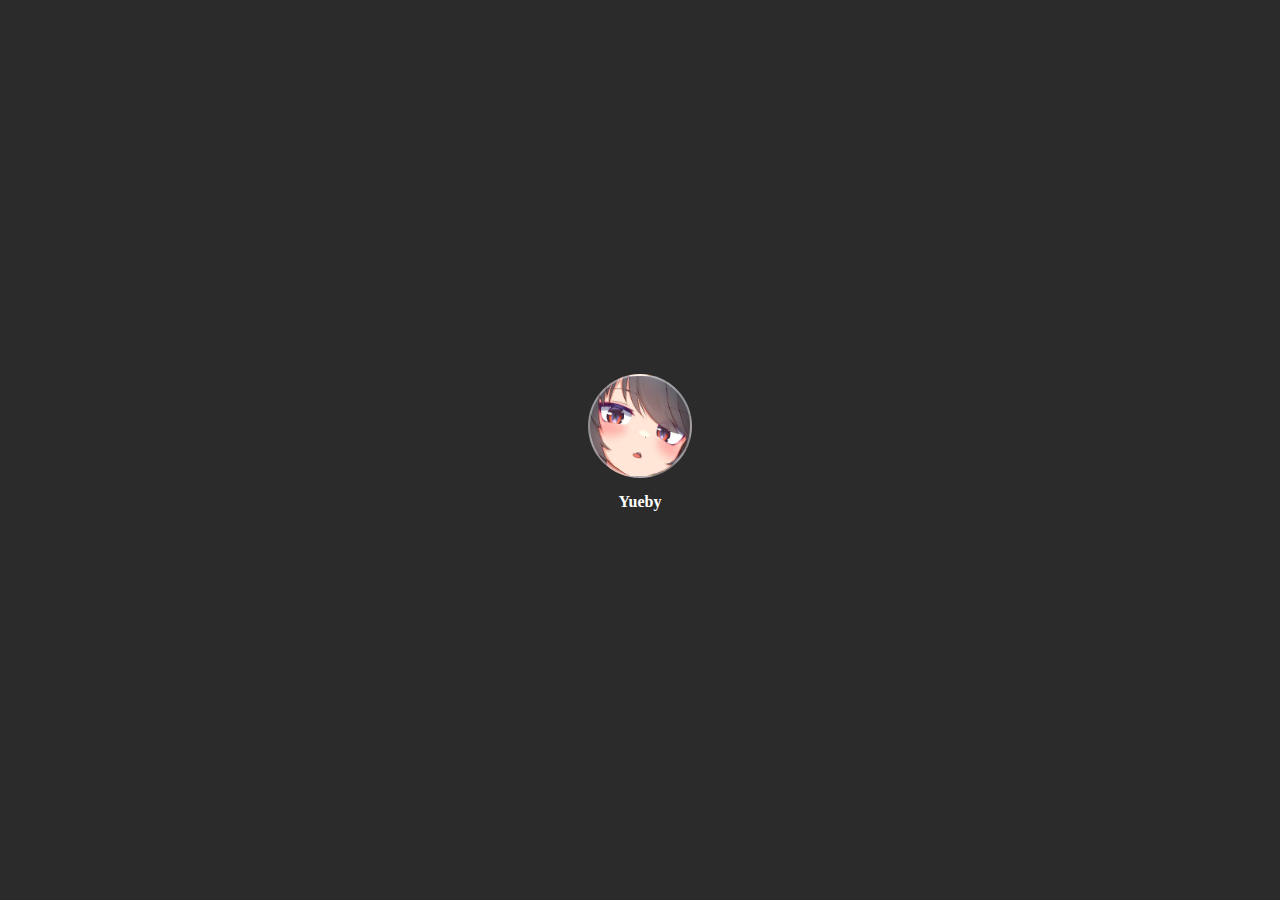
<file: index.html>
<!DOCTYPE html>
<html lang="en">

<head>
    <meta charset="UTF-8">
    <meta http-equiv="X-UA-Compatible" content="IE=edge">
    <meta name="viewport" content="width=device-width, initial-scale=1.0">
    <title>Yueby</title>
    <link rel="stylesheet" href="./res/css/style.css">
    <script src="./res/js/main.js" async></script>
</head>

<body>
    <div id="avatar-container">
        <a id="avatar-link" href="./res/data/vip.txt"></a>
        <div style="color: white;text-align: center;font-weight: 800;line-height: 3;">Yueby</div>
    </div>

    <div id="class-temp">临时页面</div>
    
</body>

</html>
</file>
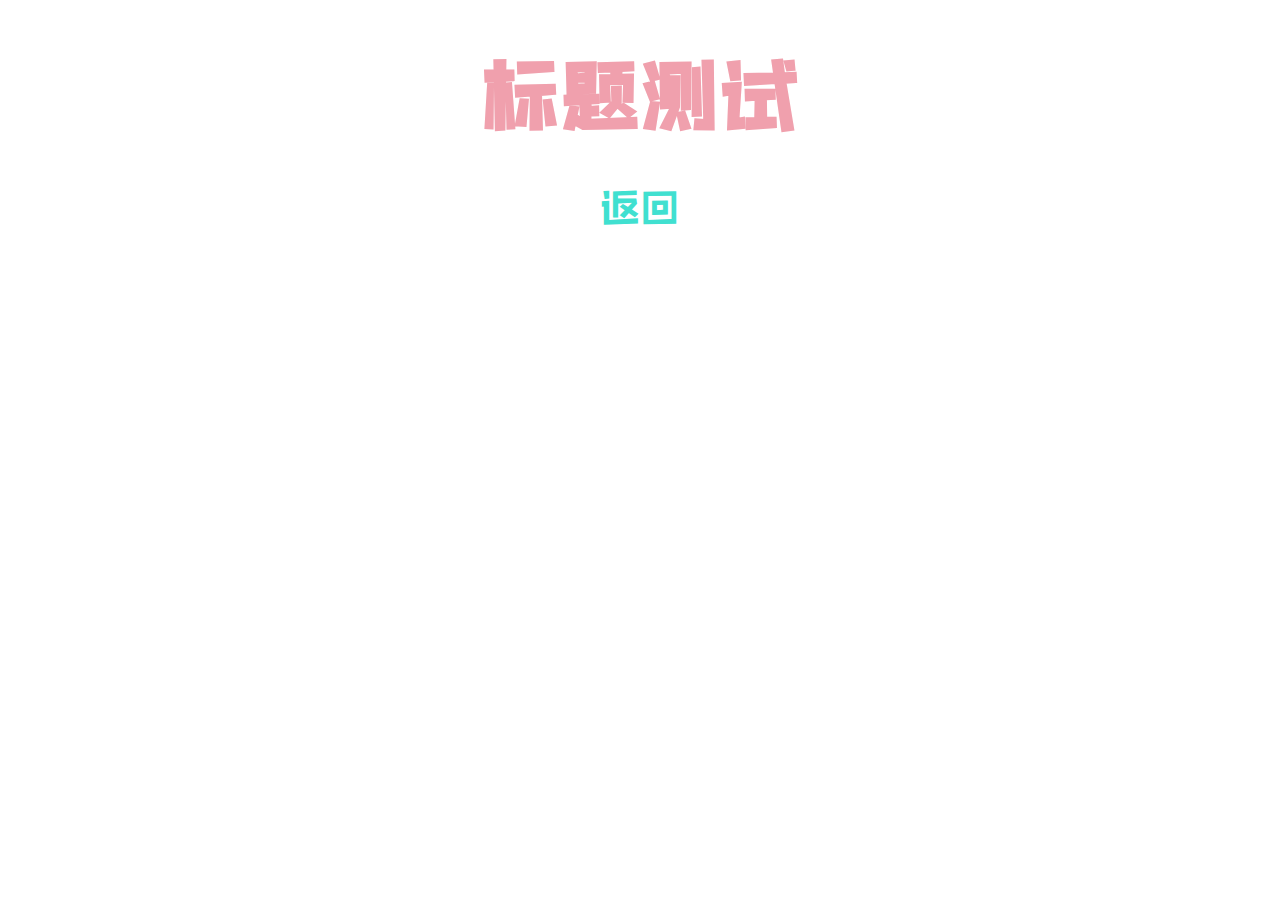
<file: cssTest.html>
<!DOCTYPE html>
<html lang="zh">

    <head>
        <meta charset="UTF-8">
        <meta name="viewport" content="width=device-width, initial-scale=1.0" />
        <title>小网站</title>
        <style>
            @font-face {
                font-family: benmo;
                src: url("font/本墨剪字.woff2") format("woff2"),
                    url("font/本墨剪字.woff") format("woff"),
                    url("font/本墨剪字.ttf") format("truetype"),
                    url("font/本墨剪字.eot") format("embedded-opentype"),
                    url("font/本墨剪字.svg") format("svg");
                font-weight: normal;
                font-style: normal;
            }

            body {
                font-family: benmo;
                font-size: 40px;
            }

            h1 {
                text-align: center;
                color: rgb(240, 160, 173);
            }

            a {
                display: block;
                text-align: center;
                text-decoration: none;
                color: turquoise;
            }

            
        </style>
    </head>

    <body>
        <h1>标题测试</h1>
        <div>
            <a href="index.html">返回</a>
        </div>

    </body>

</html>
</file>
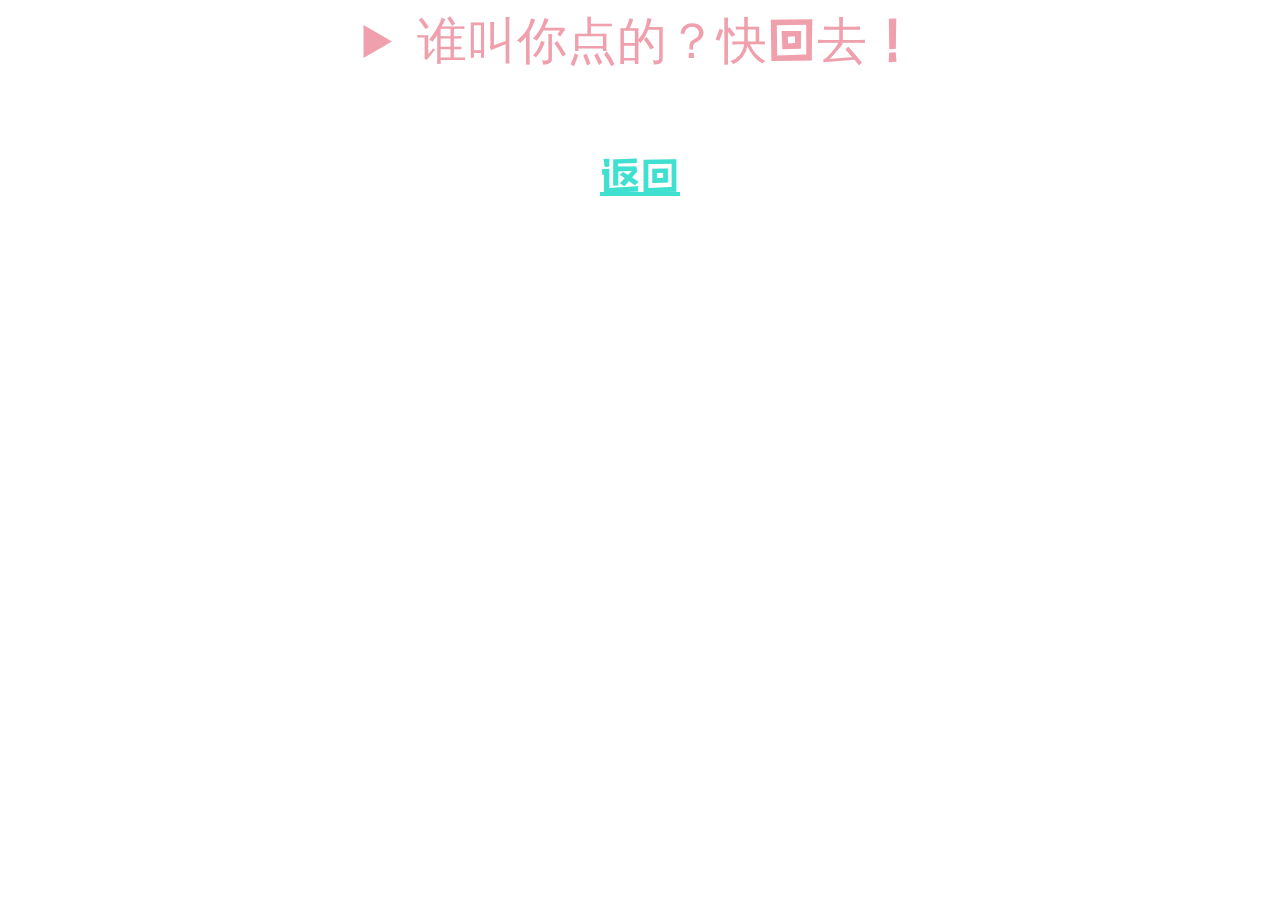
<file: no-in.html>
<!DOCTYPE html>
<html lang="zh">

<head>
    <meta charset="UTF-8">
    <meta name="viewport" content="width=device-width, initial-scale=1.0" />
    <title>叫你别点啊！</title>
    <link rel="stylesheet" href="bodyfont.css" />
</head>

<body style="font-size: 40px;">
    <div style="text-align: center;">
        <details>
            <summary style=" font-size: 50px; width: 600px;margin: auto;">谁叫你点的？快回去！</summary>
            <a style="font-size: 15px;color: turquoise; " href="qy.html ">乾勇黑历史</a>
        </details>
    </div>

    <div style="text-align: center;margin-top: 80px; ">
        <a href="index.html " style="color: turquoise; width: 100px;">返回</a>
    </div>



</body>

</html>
</file>
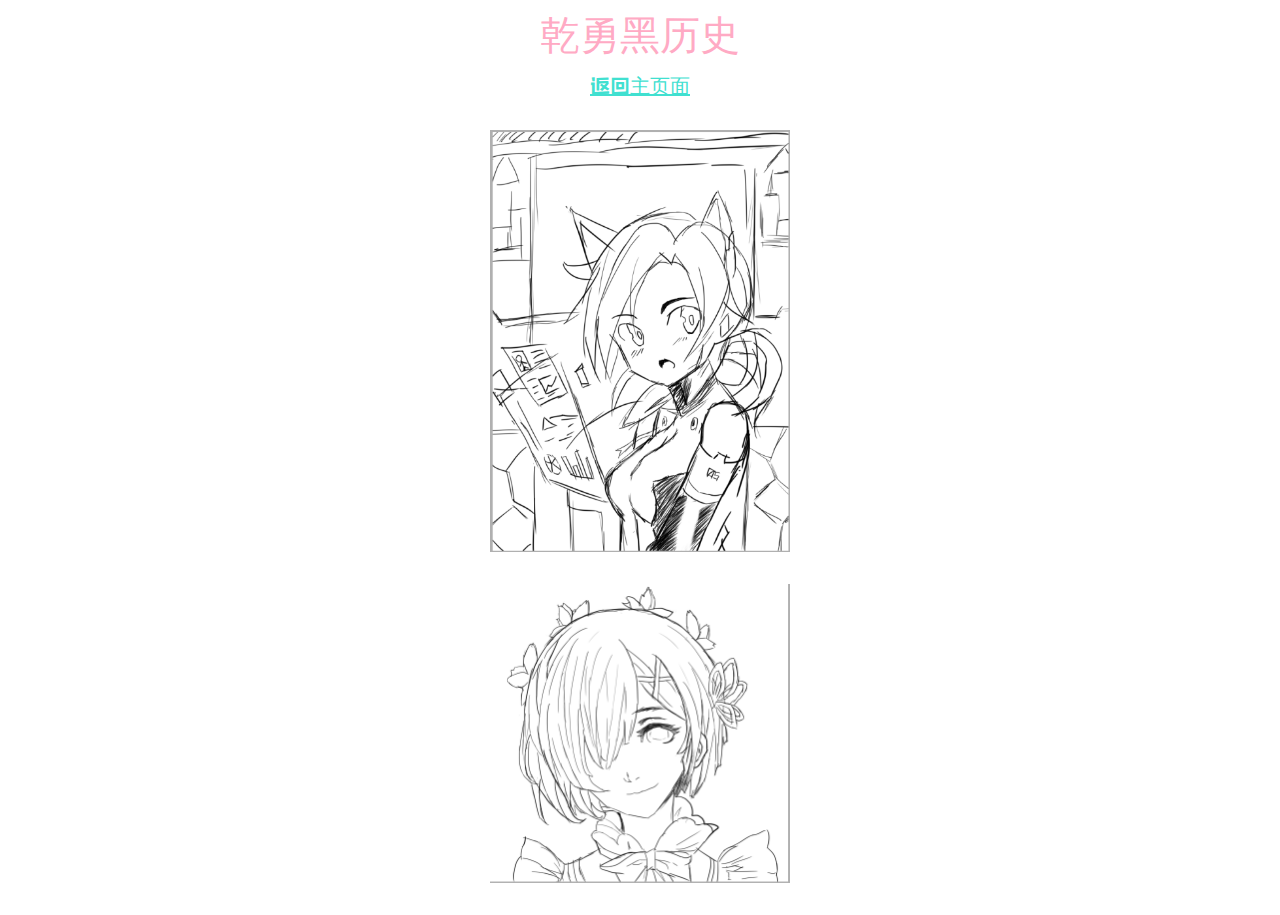
<file: qy.html>
<!DOCTYPE html>
<html lang="zh">

<head>
    <meta charset="UTF-8">
    <meta name="viewport" content="width=device-width, initial-scale=1.0">
    <title>乾勇黑历史</title>
    <link rel="stylesheet" href="bodyfont.css" />
</head>

<body>

    <div style="color:rgb(255, 170, 196);text-align: center;font-size: 40px;">乾勇黑历史</div>

    <div style="margin-top:10px;text-align: center;">
        <a href="index.html" style="color:turquoise;font-size: 20px;">返回主页面</a>
    </div>

    <div style="text-align: center; margin:0 auto;">

        <div style="margin:30px;">
            <img src="image/乾勇黑历史/乾勇黑历史01.png" title="乾勇第一个黑历史~" alt="乾勇的第一个黑历史" width="300px" />
        </div>

        <div style="margin:30px;">
            <img src="image/乾勇黑历史/乾勇黑历史02.png" title="乾勇第二个黑历史~" alt="乾勇的第二个黑历史" width="300px" />
        </div>

    </div>



</body>

</html>
</file>
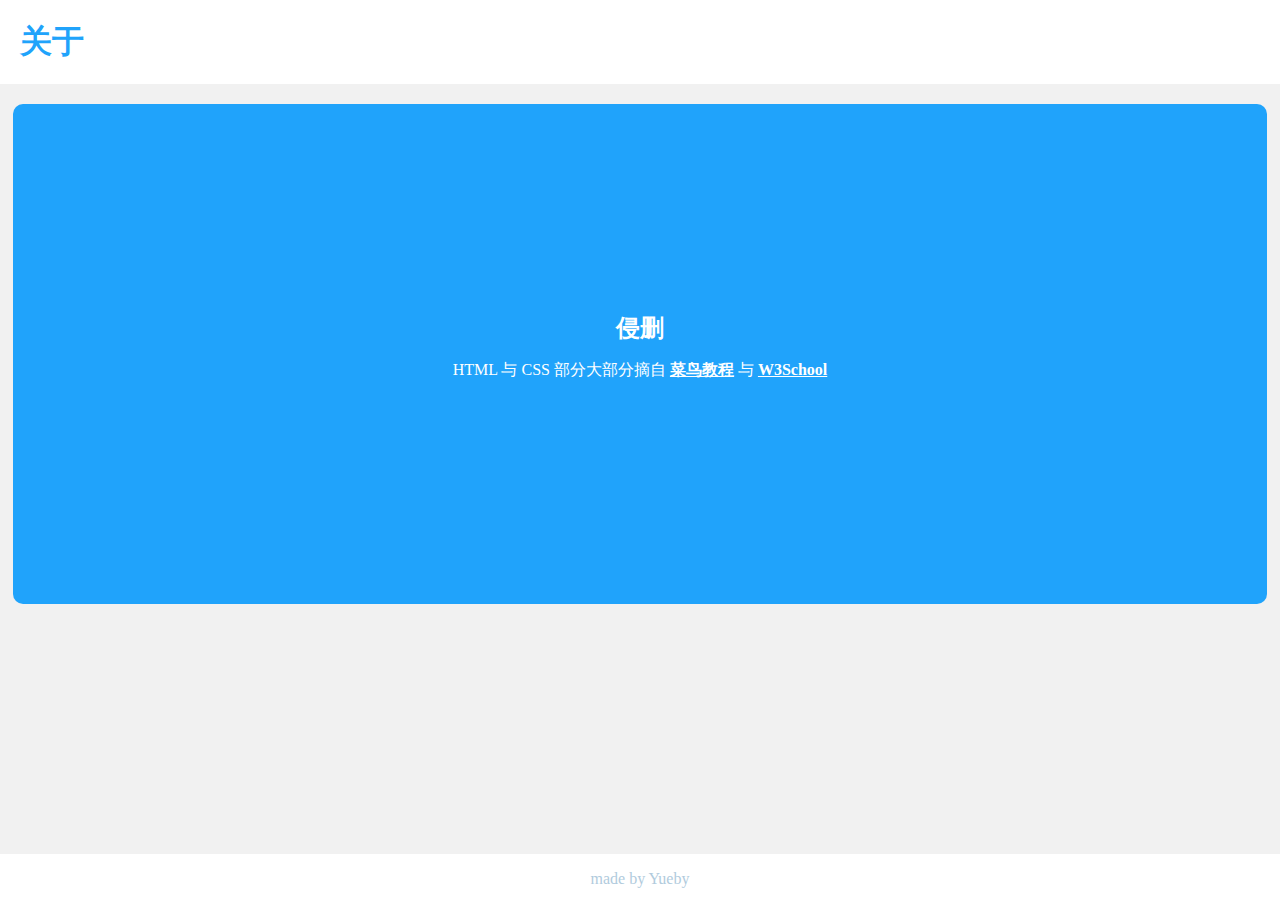
<file: html/about/about.html>
<!DOCTYPE html>
<html lang="zh">

<head>
    <meta charset="UTF-8">
    <meta name="viewport" content="width=device-width, initial-scale=1.0">
    <title>关于</title>
    <link rel="icon" type="image/x-ico" href="../../image/icon.png">
    <link rel="stylesheet" href="../../css/main.css">
    <link rel="stylesheet" href="../../css/indexStyle.css">
</head>

<body>

<div class="header">
    <h1><a href="../../index.html">关于</a></h1>
</div>

<div class="mainContainer">
    <div class="blueCard">
        <div class="container">
            <h2>侵删</h2>
            <p>HTML 与 CSS 部分大部分摘自 <b><a href="https://www.runoob.com/" target="_blank" class="aboutlink">菜鸟教程</a></b> 与 <b><a href="https://www.w3school.com.cn/" target="_blank"
                                                                                                                              class="aboutlink">W3School</a></b></p>
        </div>
    </div>
</div>

<div class="footer">
    <p>made by Yueby</p>
</div>

</body>

</html>
</file>
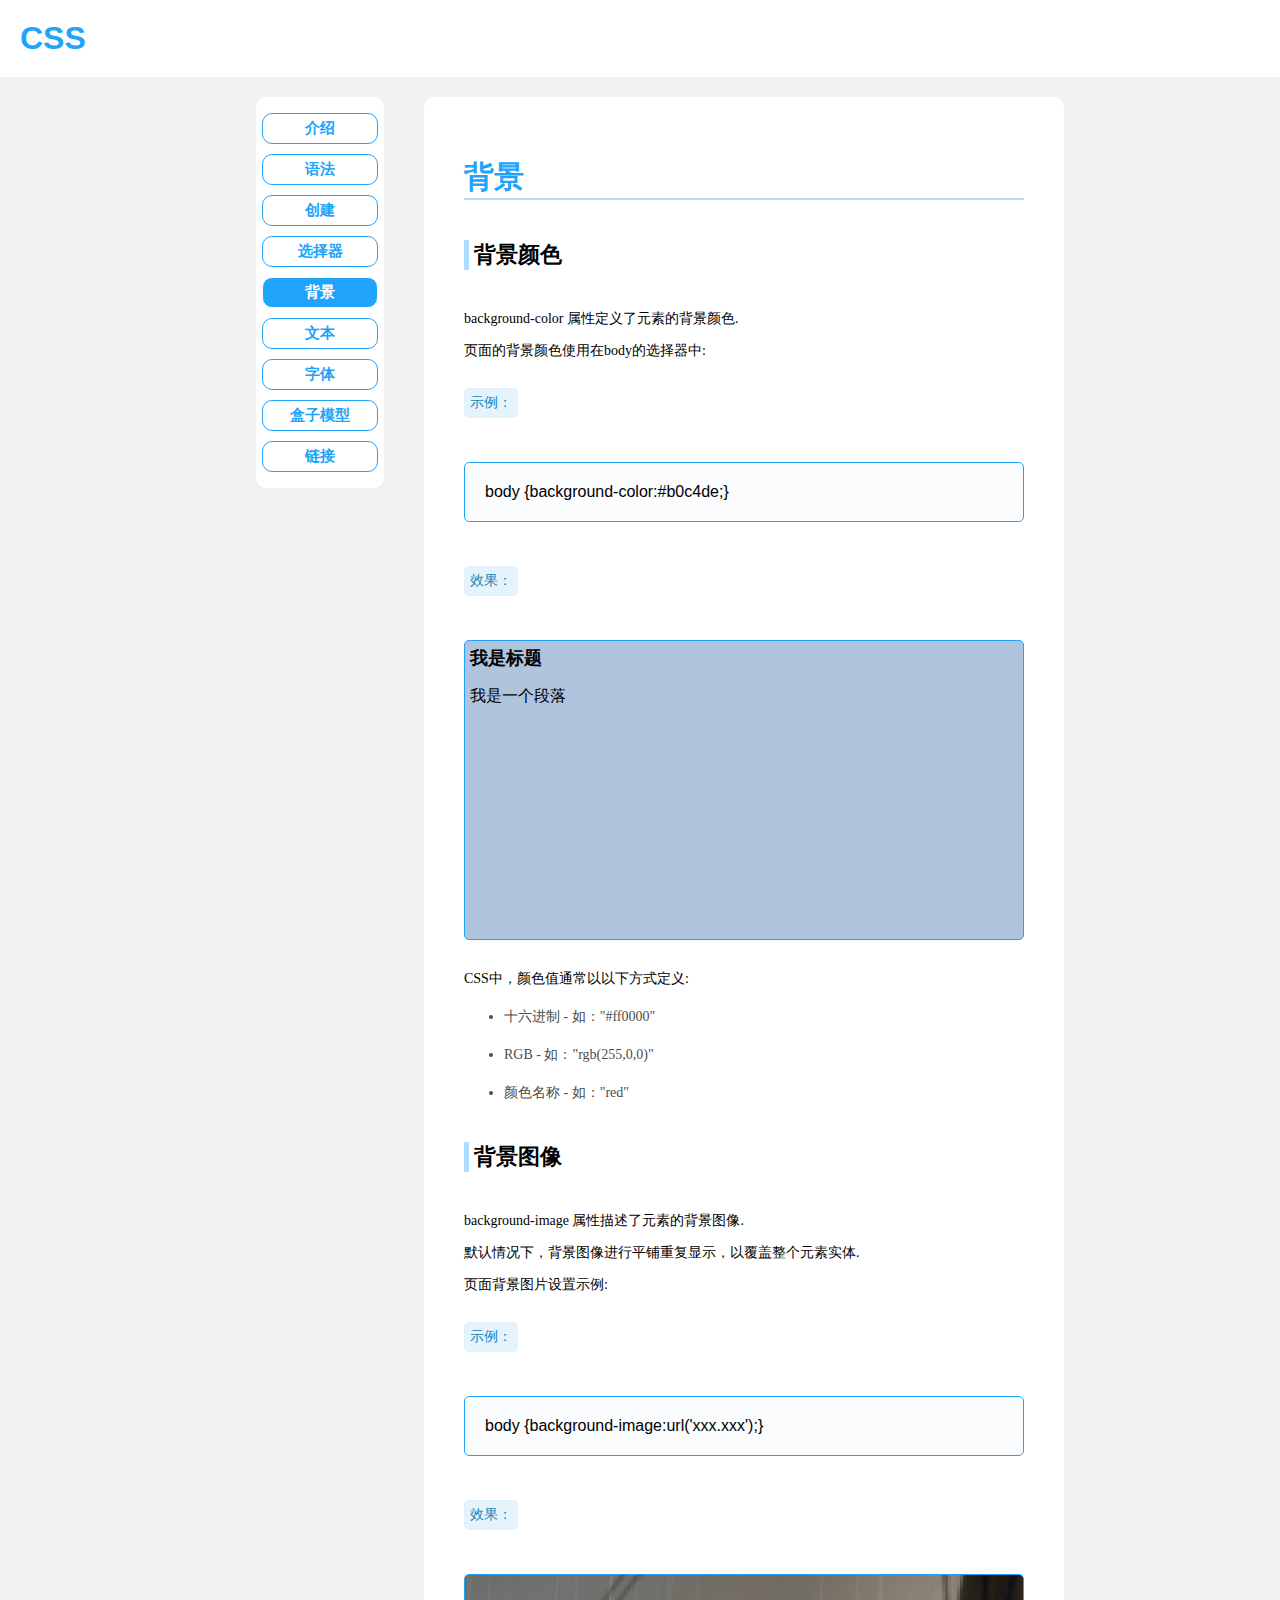
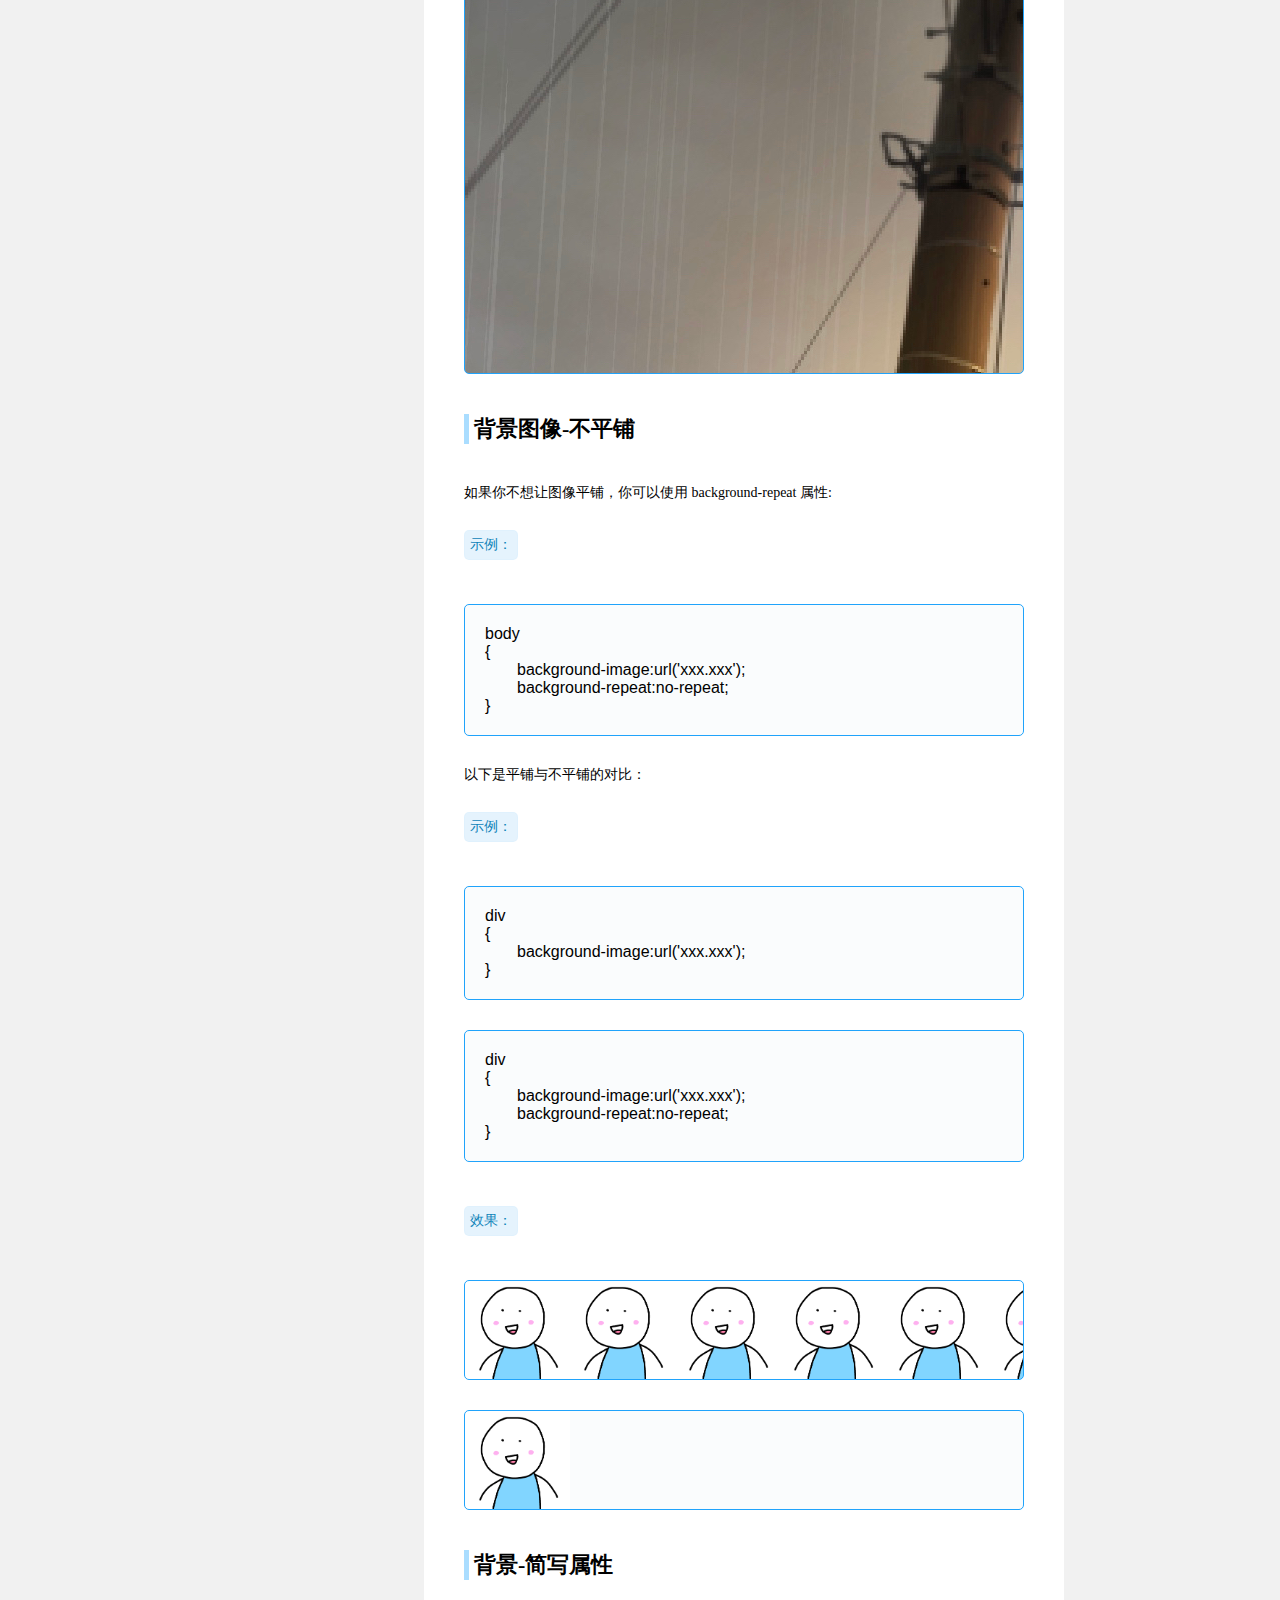
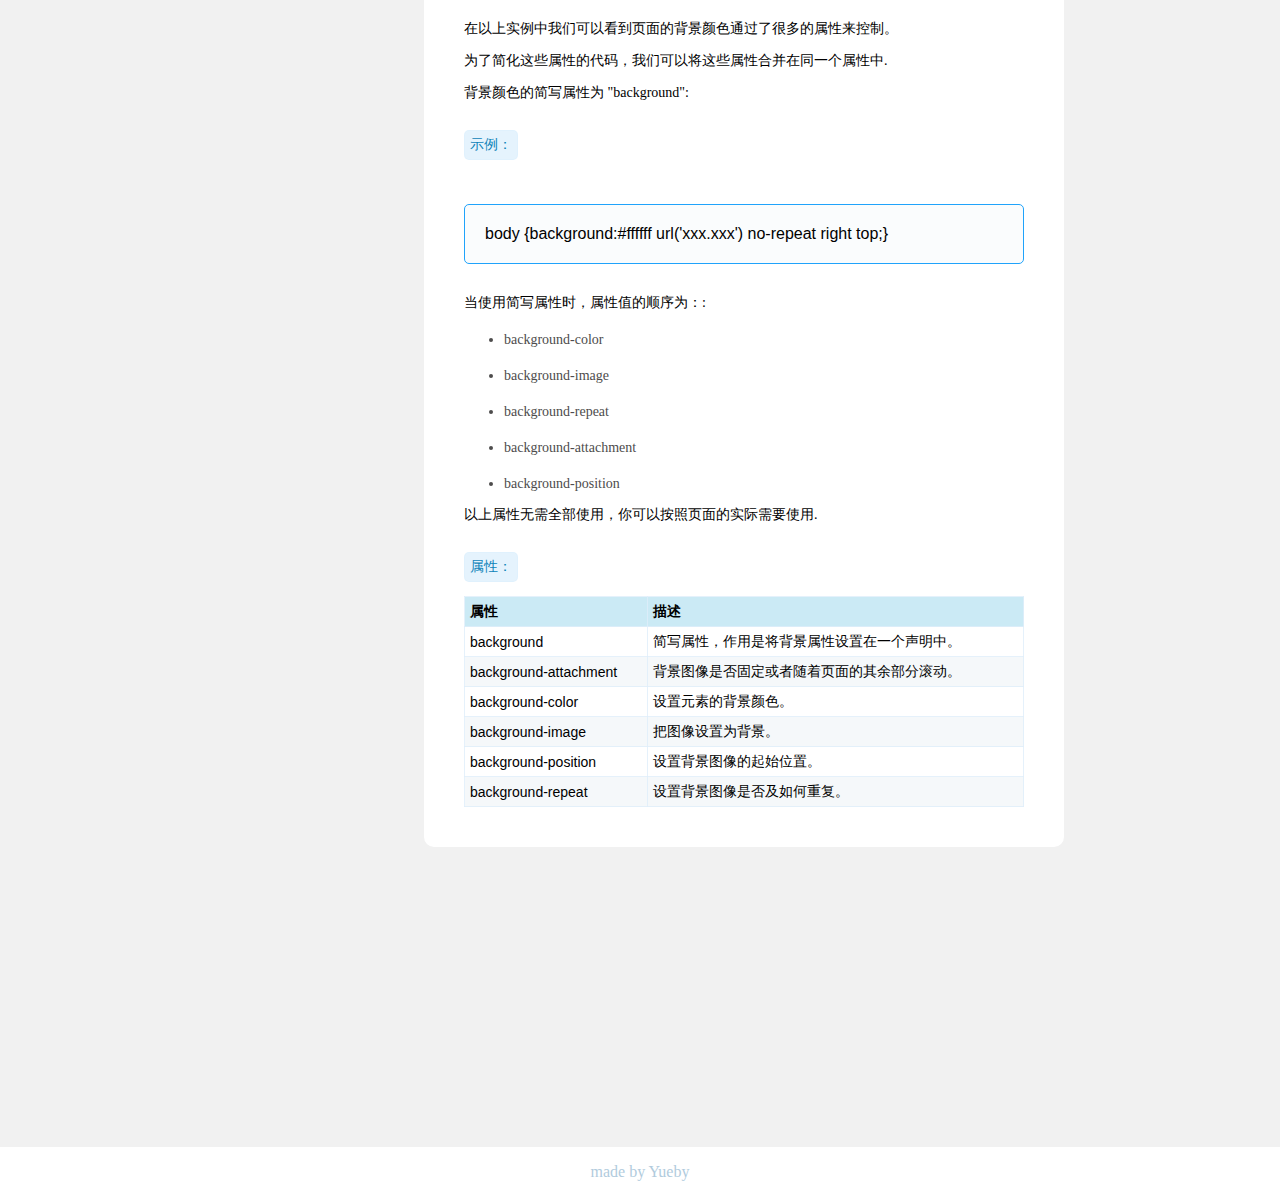
<file: html/css/css_background.html>
<!DOCTYPE html>
<html lang="zh">

<head>
    <meta charset="UTF-8">
    <meta name="viewport" content="width=device-width, initial-scale=1.0">
    <title>CSS</title>
    <link rel="icon" type="image/x-ico" href="../../image/icon.png">
    <link rel="stylesheet" href="../../css/main.css">
    <link rel="stylesheet" href="../../css/example.css">
</head>

<body>
<div class="header">
    <h1><a href="../../index.html">CSS</a></h1>
</div>

<input type="checkbox" id="trigger">

<label for="trigger">
    <div class="hamburger-container">
        <span></span>
        <span></span>
    </div>
</label>

<div class="containerBox">
    <div class="leftNav">
        <ul>
            <li><a href="css_intro.html">介绍</a></li>
            <li><a href="css_grammer.html">语法</a></li>
            <li><a href="css_create.html">创建</a></li>
            <li><a href="css_selector.html">选择器</a></li>
            <li><a href="css_background.html" style="background-color: #20A3FB;color: white;border: 1px solid white;">背景</a></li>
            <li><a href="css_text.html">文本</a></li>
            <li><a href="css_font.html">字体</a></li>
            <li><a href="css_boxmodel.html">盒子模型</a></li>
            <li><a href="css_link.html">链接</a></li>
        </ul>
    </div>

    <div class="rightWrapper">

        <div class="containerCard">
            <h1>背景</h1>
            <h2>背景颜色</h2>
            <p>background-color 属性定义了元素的背景颜色.</p>
            <p>页面的背景颜色使用在body的选择器中:</p>
            <p class="pEffect">示例：</p>
            <div class="textarea">
                body {background-color:#b0c4de;}
            </div>
            <p class="pEffect">效果：</p>
            <div class="showarea" style="background-color: #b0c4de;height: 300px;">
                <h3 style="margin: 0;">我是标题</h3>
                <p>我是一个段落</p>
            </div>
            <p>CSS中，颜色值通常以以下方式定义:</p>
            <ul>
                <li>十六进制 - 如："#ff0000"</li>
                <li>RGB - 如："rgb(255,0,0)"</li>
                <li>颜色名称 - 如："red"</li>
            </ul>

            <h2>背景图像</h2>
            <p>background-image 属性描述了元素的背景图像.</p>
            <p>默认情况下，背景图像进行平铺重复显示，以覆盖整个元素实体.</p>
            <p>页面背景图片设置示例:</p>
            <p class="pEffect">示例：</p>
            <div class="textarea">
                body {background-image:url('xxx.xxx');}
            </div>
            <p class="pEffect">效果：</p>
            <div class="showarea" style="background-image:url('../../image/background.jpg');height: 400px;">
            </div>

            <h2>背景图像-不平铺</h2>
            <p>如果你不想让图像平铺，你可以使用 background-repeat 属性:</p>
            <p class="pEffect">示例：</p>
            <div class="textarea">
                body<br>
                {<br>
                &emsp;&emsp;background-image:url('xxx.xxx');<br>
                &emsp;&emsp;background-repeat:no-repeat;<br>
                }
            </div>
            <p>以下是平铺与不平铺的对比：</p>
            <p class="pEffect">示例：</p>
            <div class="textarea">
                div<br>
                {<br>
                &emsp;&emsp;background-image:url('xxx.xxx');<br>
                }
            </div>
            <div class="textarea">
                div<br>
                {<br>
                &emsp;&emsp;background-image:url('xxx.xxx');<br>
                &emsp;&emsp;background-repeat:no-repeat;<br>
                }
            </div>
            <p class="pEffect">效果：</p>
            <div class="showarea"
                 style="background-image: url('../../image/头像.png') ;background-size: contain;height: 100px;">

            </div>
            <div class="showarea"
                 style="background-image: url('../../image/头像.png') ;background-size: contain;height: 100px;background-repeat: no-repeat">
            </div>

            <h2>背景-简写属性</h2>
            <p>在以上实例中我们可以看到页面的背景颜色通过了很多的属性来控制。</p>
            <p>为了简化这些属性的代码，我们可以将这些属性合并在同一个属性中.</p>
            <p>背景颜色的简写属性为 "background":</p>
            <p class="pEffect">示例：</p>
            <div class="textarea">
                body {background:#ffffff url('xxx.xxx') no-repeat right top;}
            </div>
            <p>当使用简写属性时，属性值的顺序为：:</p>
            <ul>
                <li>background-color</li>
                <li>background-image</li>
                <li>background-repeat</li>
                <li>background-attachment</li>
                <li>background-position</li>
            </ul>
            <p>以上属性无需全部使用，你可以按照页面的实际需要使用.</p>
            <p class="pEffect">属性：</p>
            <table class="table">
                <tr>
                    <th>属性</th>
                    <th>描述</th>
                </tr>
                <tr>
                    <td>background</td>
                    <td>简写属性，作用是将背景属性设置在一个声明中。</td>
                </tr>
                <tr>
                    <td>background-attachment</td>
                    <td>背景图像是否固定或者随着页面的其余部分滚动。</td>
                </tr>
                <tr>
                    <td>background-color</td>
                    <td>设置元素的背景颜色。</td>
                </tr>
                <tr>
                    <td>background-image</td>
                    <td>把图像设置为背景。</td>
                </tr>
                <tr>
                    <td>background-position</td>
                    <td>设置背景图像的起始位置。</td>
                </tr>
                <tr>
                    <td>background-repeat</td>
                    <td>设置背景图像是否及如何重复。</td>
                </tr>
            </table>
        </div>

        <!--不要再这以下写卡片的内容-->
    </div>
    <div class="clear"></div>
</div>
<div class="footer">
    <p>made by Yueby</p>
</div>
</body>

</html>
</file>
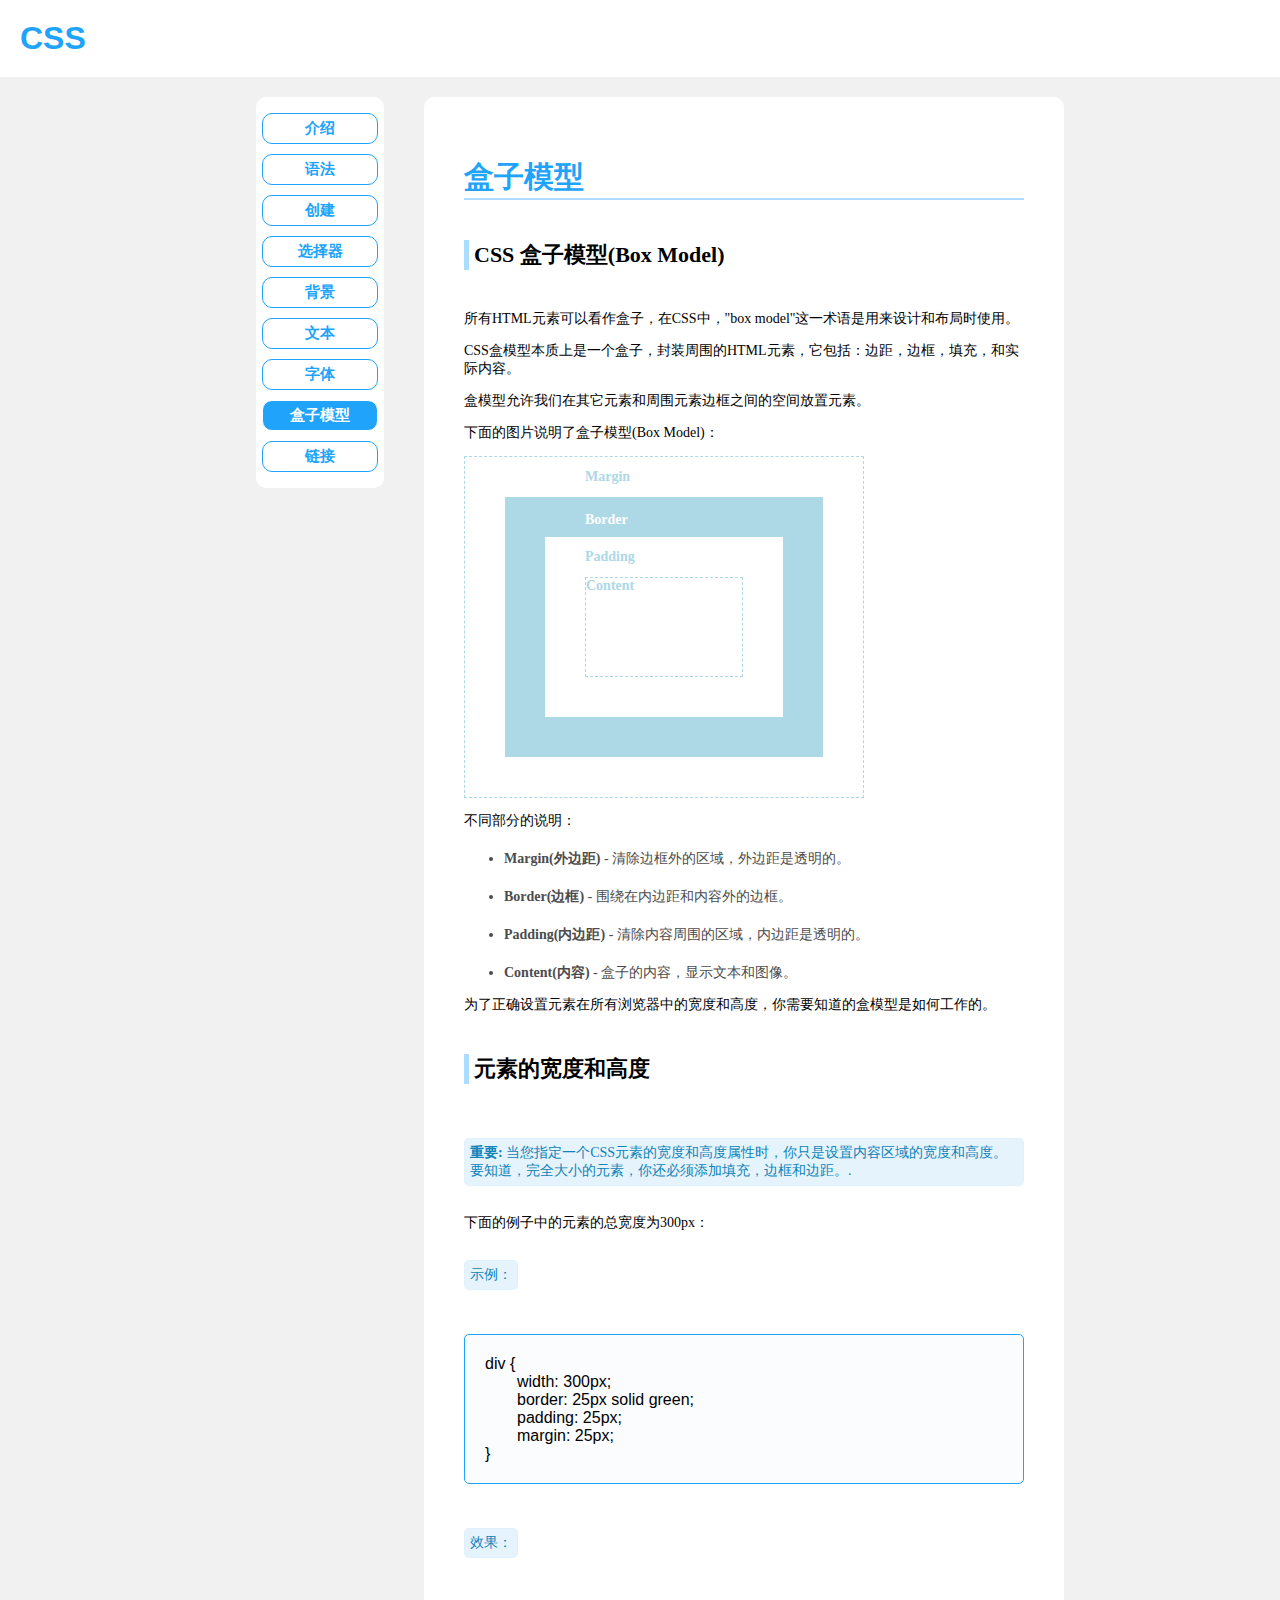
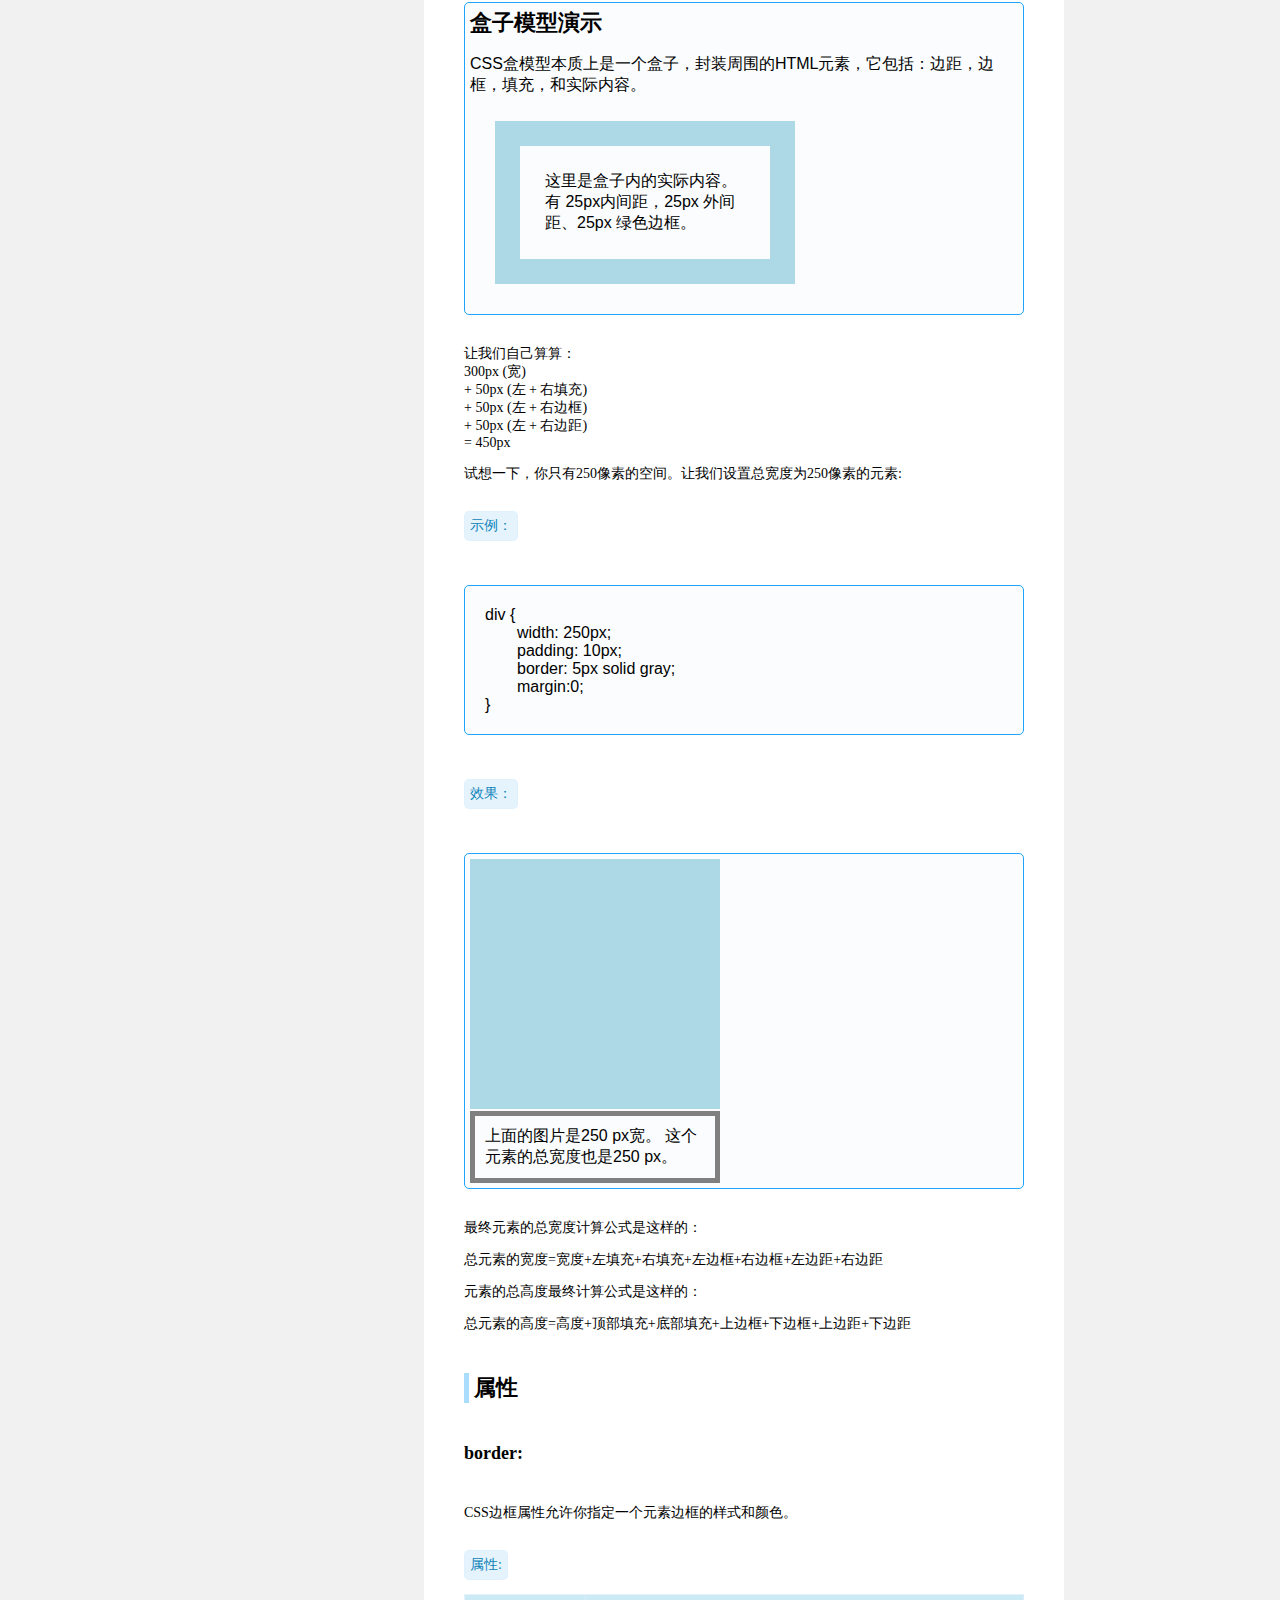
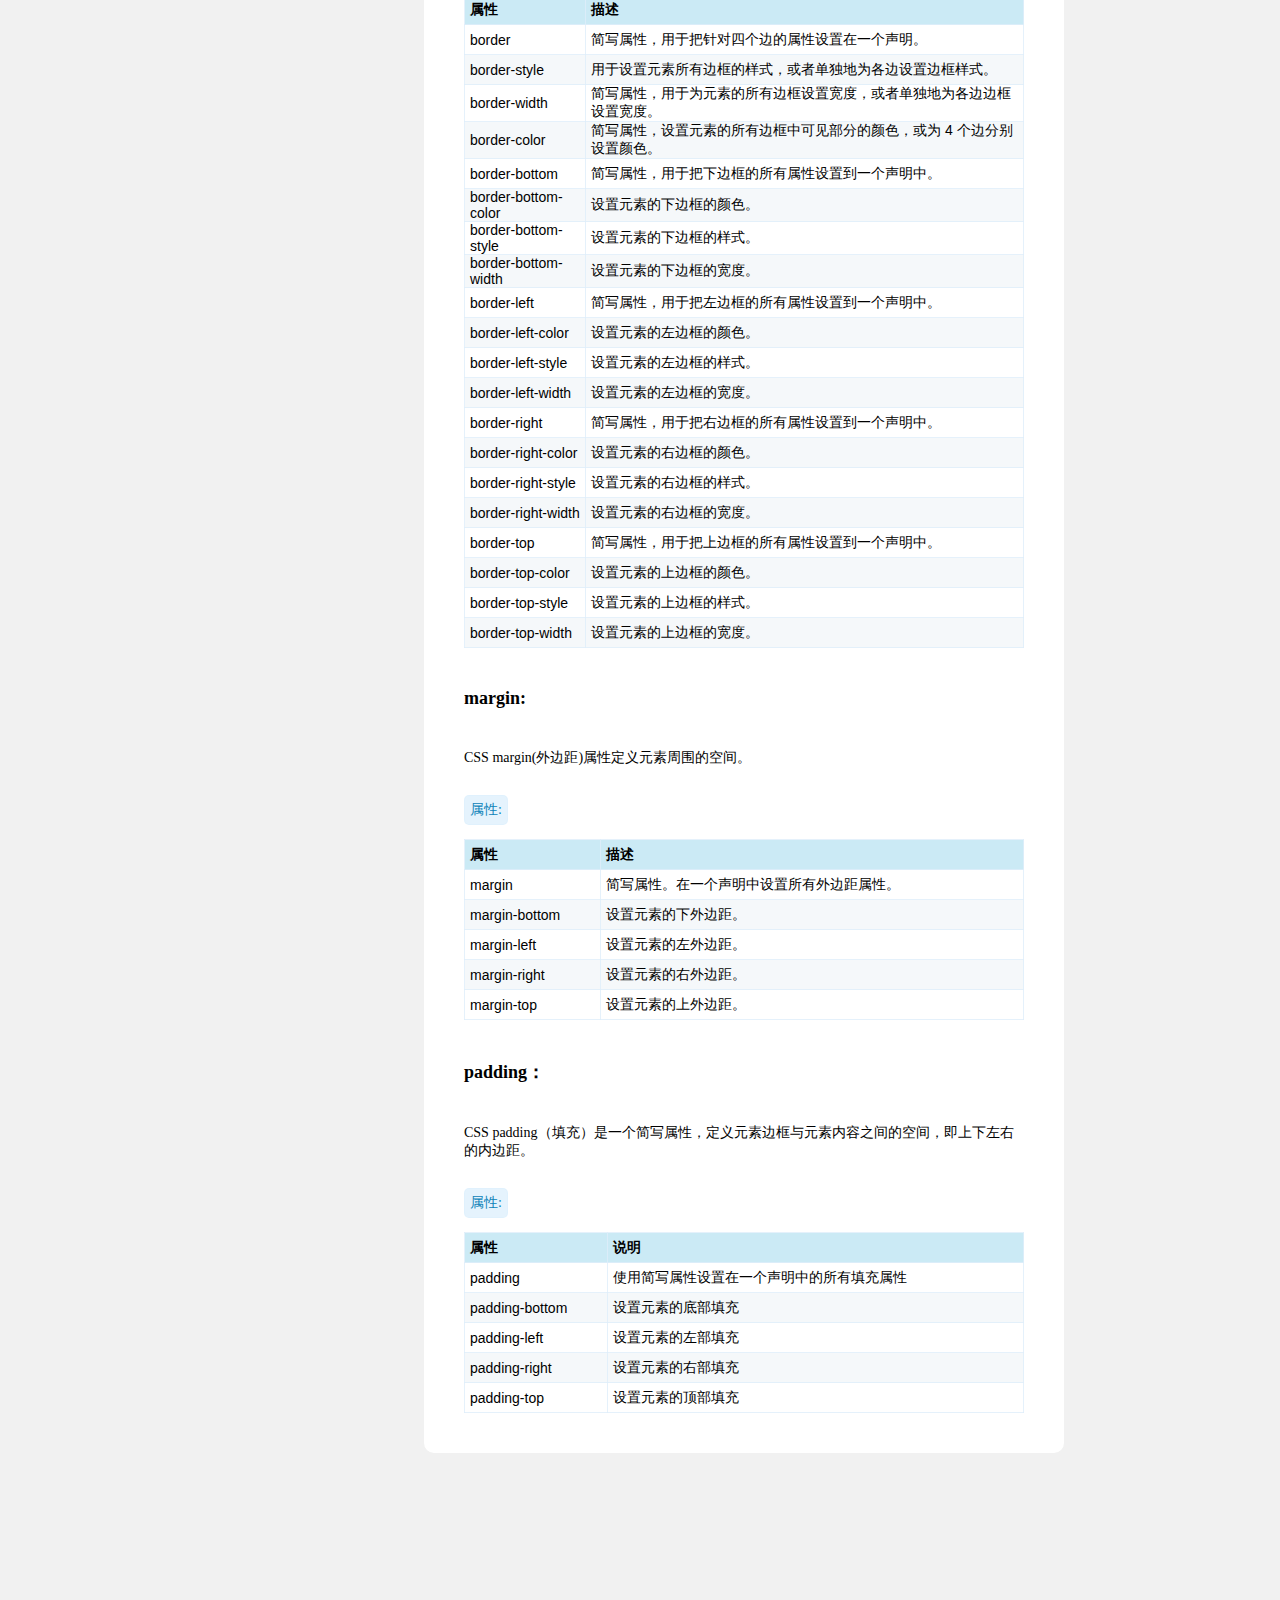
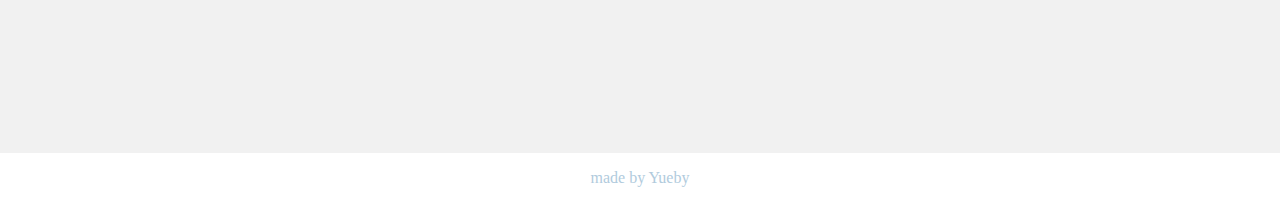
<file: html/css/css_boxmodel.html>
<!DOCTYPE html>
<html lang="zh">

<head>
    <meta charset="UTF-8">
    <meta name="viewport" content="width=device-width, initial-scale=1.0">
    <title>CSS</title>
    <link rel="icon" type="image/x-ico" href="../../image/icon.png">
    <link rel="stylesheet" href="../../css/main.css">
    <link rel="stylesheet" href="../../css/example.css">
</head>

<body>
<div class="header">
    <h1><a href="../../index.html">CSS</a></h1>
</div>

<input type="checkbox" id="trigger">

<label for="trigger">
    <div class="hamburger-container">
        <span></span>
        <span></span>
    </div>
</label>

<div class="containerBox">
    <div class="leftNav">
        <ul>
            <li><a href="css_intro.html">介绍</a></li>
            <li><a href="css_grammer.html">语法</a></li>
            <li><a href="css_create.html">创建</a></li>
            <li><a href="css_selector.html">选择器</a></li>
            <li><a href="css_background.html">背景</a></li>
            <li><a href="css_text.html">文本</a></li>
            <li><a href="css_font.html">字体</a></li>
            <li><a href="css_boxmodel.html" style="background-color: #20A3FB;color: white;border: 1px solid white;">盒子模型</a></li>
            <li><a href="css_link.html">链接</a></li>
        </ul>
    </div>

    <div class="rightWrapper">

        <div class="containerCard">
            <h1>盒子模型</h1>
            <h2>CSS 盒子模型(Box Model)</h2>
            <p>所有HTML元素可以看作盒子，在CSS中，"box model"这一术语是用来设计和布局时使用。</p>
            <p>CSS盒模型本质上是一个盒子，封装周围的HTML元素，它包括：边距，边框，填充，和实际内容。</p>
            <p>盒模型允许我们在其它元素和周围元素边框之间的空间放置元素。</p>
            <p>下面的图片说明了盒子模型(Box Model)：</p>
            <div style="width: 400px;color:lightblue;border:1px dashed lightblue;position:relative;">
                <span style="position:absolute;line-height: 40px;text-indent: 120px;"><b>Margin</b></span>
                <div style="color:white;border: 40px solid lightblue;margin: 40px;padding:40px;position: relative;">
                    <span style="position: absolute;top:-25px;"><b>Border</b></span>
                    <span style="position: absolute;top:0;color: lightblue;line-height: 40px;"><b>Padding</b></span>
                    <div style="height: 100px;border: 1px dashed lightblue;">
                        <span style="color: lightblue;"><b>Content</b></span>
                    </div>
                </div>
            </div>
            <p>不同部分的说明：</p>
            <ul>
                <li><b>Margin(外边距)</b> - 清除边框外的区域，外边距是透明的。</li>
                <li><b>Border(边框)</b> - 围绕在内边距和内容外的边框。</li>
                <li><b>Padding(内边距)</b> - 清除内容周围的区域，内边距是透明的。</li>
                <li><b>Content(内容)</b> - 盒子的内容，显示文本和图像。</li>
            </ul>
            <p>为了正确设置元素在所有浏览器中的宽度和高度，你需要知道的盒模型是如何工作的。</p>
            <h2>元素的宽度和高度</h2>
            <p class="pEffect"><b>重要:</b> 当您指定一个CSS元素的宽度和高度属性时，你只是设置内容区域的宽度和高度。要知道，完全大小的元素，你还必须添加填充，边框和边距。.</p>
            <p>下面的例子中的元素的总宽度为300px：</p>
            <p class="pEffect">示例：</p>
            <div class="textarea">
                div {<br>
                &emsp;&emsp;width: 300px;<br>
                &emsp;&emsp;border: 25px solid green;<br>
                &emsp;&emsp;padding: 25px;<br>
                &emsp;&emsp;margin: 25px;<br>
                }
            </div>
            <p class="pEffect">效果：</p>
            <div class="showarea">
                <h2>盒子模型演示</h2>

                <p>CSS盒模型本质上是一个盒子，封装周围的HTML元素，它包括：边距，边框，填充，和实际内容。</p>

                <div style="width: 300px;border: 25px solid lightblue;padding: 25px;margin: 25px;">这里是盒子内的实际内容。有 25px内间距，25px 外间距、25px 绿色边框。
                </div>
            </div>
            <p>让我们自己算算：<br>
                300px (宽)<br>
                + 50px (左 + 右填充)<br>
                + 50px (左 + 右边框)<br>
                + 50px (左 + 右边距)<br>
                = 450px</p>
            <p>试想一下，你只有250像素的空间。让我们设置总宽度为250像素的元素:</p>
            <p class="pEffect">示例：</p>
            <div class="textarea">
                div {<br>
                &emsp;&emsp;width: 250px;<br>
                &emsp;&emsp;padding: 10px;<br>
                &emsp;&emsp;border: 5px solid gray;<br>
                &emsp;&emsp;margin:0;<br>
                }
            </div>
            <p class="pEffect">效果：</p>
            <div class="showarea">
                <div style="width: 250px;height: 250px;background-color: lightblue;"></div>
                <div style="width: 250px;padding: 10px;border: 5px solid gray;margin-top:  2px;">上面的图片是250 px宽。 这个元素的总宽度也是250 px。
                </div>
            </div>
            <p>最终元素的总宽度计算公式是这样的：</p>
            <p>总元素的宽度=宽度+左填充+右填充+左边框+右边框+左边距+右边距</p>
            <p>元素的总高度最终计算公式是这样的：</p>
            <p>总元素的高度=高度+顶部填充+底部填充+上边框+下边框+上边距+下边距</p>

            <h2>属性</h2>
            <h3>border:</h3>
            <p>CSS边框属性允许你指定一个元素边框的样式和颜色。</p>
            <p class="pEffect">属性:</p>
            <table class="table">
                <tr>
                    <th>属性</th>
                    <th>描述</th>
                </tr>
                <tr>
                    <td>border</td>
                    <td>简写属性，用于把针对四个边的属性设置在一个声明。</td>
                </tr>
                <tr>
                    <td>border-style</td>
                    <td>用于设置元素所有边框的样式，或者单独地为各边设置边框样式。</td>
                </tr>
                <tr>
                    <td>border-width</td>
                    <td>简写属性，用于为元素的所有边框设置宽度，或者单独地为各边边框设置宽度。</td>
                </tr>
                <tr>
                    <td>border-color</td>
                    <td>简写属性，设置元素的所有边框中可见部分的颜色，或为 4 个边分别设置颜色。</td>
                </tr>
                <tr>
                    <td>border-bottom</td>
                    <td>简写属性，用于把下边框的所有属性设置到一个声明中。</td>
                </tr>
                <tr>
                    <td>border-bottom-color</td>
                    <td>设置元素的下边框的颜色。</td>
                </tr>
                <tr>
                    <td>border-bottom-style</td>
                    <td>设置元素的下边框的样式。</td>
                </tr>
                <tr>
                    <td>border-bottom-width</td>
                    <td>设置元素的下边框的宽度。</td>
                </tr>
                <tr>
                    <td>border-left</td>
                    <td>简写属性，用于把左边框的所有属性设置到一个声明中。</td>
                </tr>
                <tr>
                    <td>border-left-color</td>
                    <td>设置元素的左边框的颜色。</td>
                </tr>
                <tr>
                    <td>border-left-style</td>
                    <td>设置元素的左边框的样式。</td>
                </tr>
                <tr>
                    <td>border-left-width</td>
                    <td>设置元素的左边框的宽度。</td>
                </tr>
                <tr>
                    <td>border-right</td>
                    <td>简写属性，用于把右边框的所有属性设置到一个声明中。</td>
                </tr>
                <tr>
                    <td>border-right-color</td>
                    <td>设置元素的右边框的颜色。</td>
                </tr>
                <tr>
                    <td>border-right-style</td>
                    <td>设置元素的右边框的样式。</td>
                </tr>
                <tr>
                    <td>border-right-width</td>
                    <td>设置元素的右边框的宽度。</td>
                </tr>
                <tr>
                    <td>border-top</td>
                    <td>简写属性，用于把上边框的所有属性设置到一个声明中。</td>
                </tr>
                <tr>
                    <td>border-top-color</td>
                    <td>设置元素的上边框的颜色。</td>
                </tr>
                <tr>
                    <td>border-top-style</td>
                    <td>设置元素的上边框的样式。</td>
                </tr>
                <tr>
                    <td>border-top-width</td>
                    <td>设置元素的上边框的宽度。</td>
                </tr>
            </table>

            <h3>margin:</h3>
            <p>CSS margin(外边距)属性定义元素周围的空间。</p>
            <p class="pEffect">属性:</p>
            <table class="table">
                <tr>
                    <th>属性</th>
                    <th>描述</th>
                </tr>
                <tr>
                    <td>margin</td>
                    <td>简写属性。在一个声明中设置所有外边距属性。</td>
                </tr>
                <tr>
                    <td>margin-bottom</td>
                    <td>设置元素的下外边距。</td>
                </tr>
                <tr>
                    <td>margin-left</td>
                    <td>设置元素的左外边距。</td>
                </tr>
                <tr>
                    <td>margin-right</td>
                    <td>设置元素的右外边距。</td>
                </tr>
                <tr>
                    <td>margin-top</td>
                    <td>设置元素的上外边距。</td>
                </tr>
            </table>

            <h3>padding：</h3>
            <p>CSS padding（填充）是一个简写属性，定义元素边框与元素内容之间的空间，即上下左右的内边距。</p>
            <p class="pEffect">属性:</p>
            <table class="table">
                <tr>
                    <th>属性</th>
                    <th>说明</th>
                </tr>
                <tr>
                    <td>padding</td>
                    <td>使用简写属性设置在一个声明中的所有填充属性</td>
                </tr>
                <tr>
                    <td>padding-bottom</td>
                    <td>设置元素的底部填充</td>
                </tr>
                <tr>
                    <td>padding-left</td>
                    <td>设置元素的左部填充</td>
                </tr>
                <tr>
                    <td>padding-right</td>
                    <td>设置元素的右部填充</td>
                </tr>
                <tr>
                    <td>padding-top</td>
                    <td>设置元素的顶部填充</td>
                </tr>
            </table>

        </div>

        <!--不要再这以下写卡片的内容-->
    </div>
    <div class="clear"></div>
</div>
<div class="footer">
    <p>made by Yueby</p>
</div>
</body>

</html>
</file>
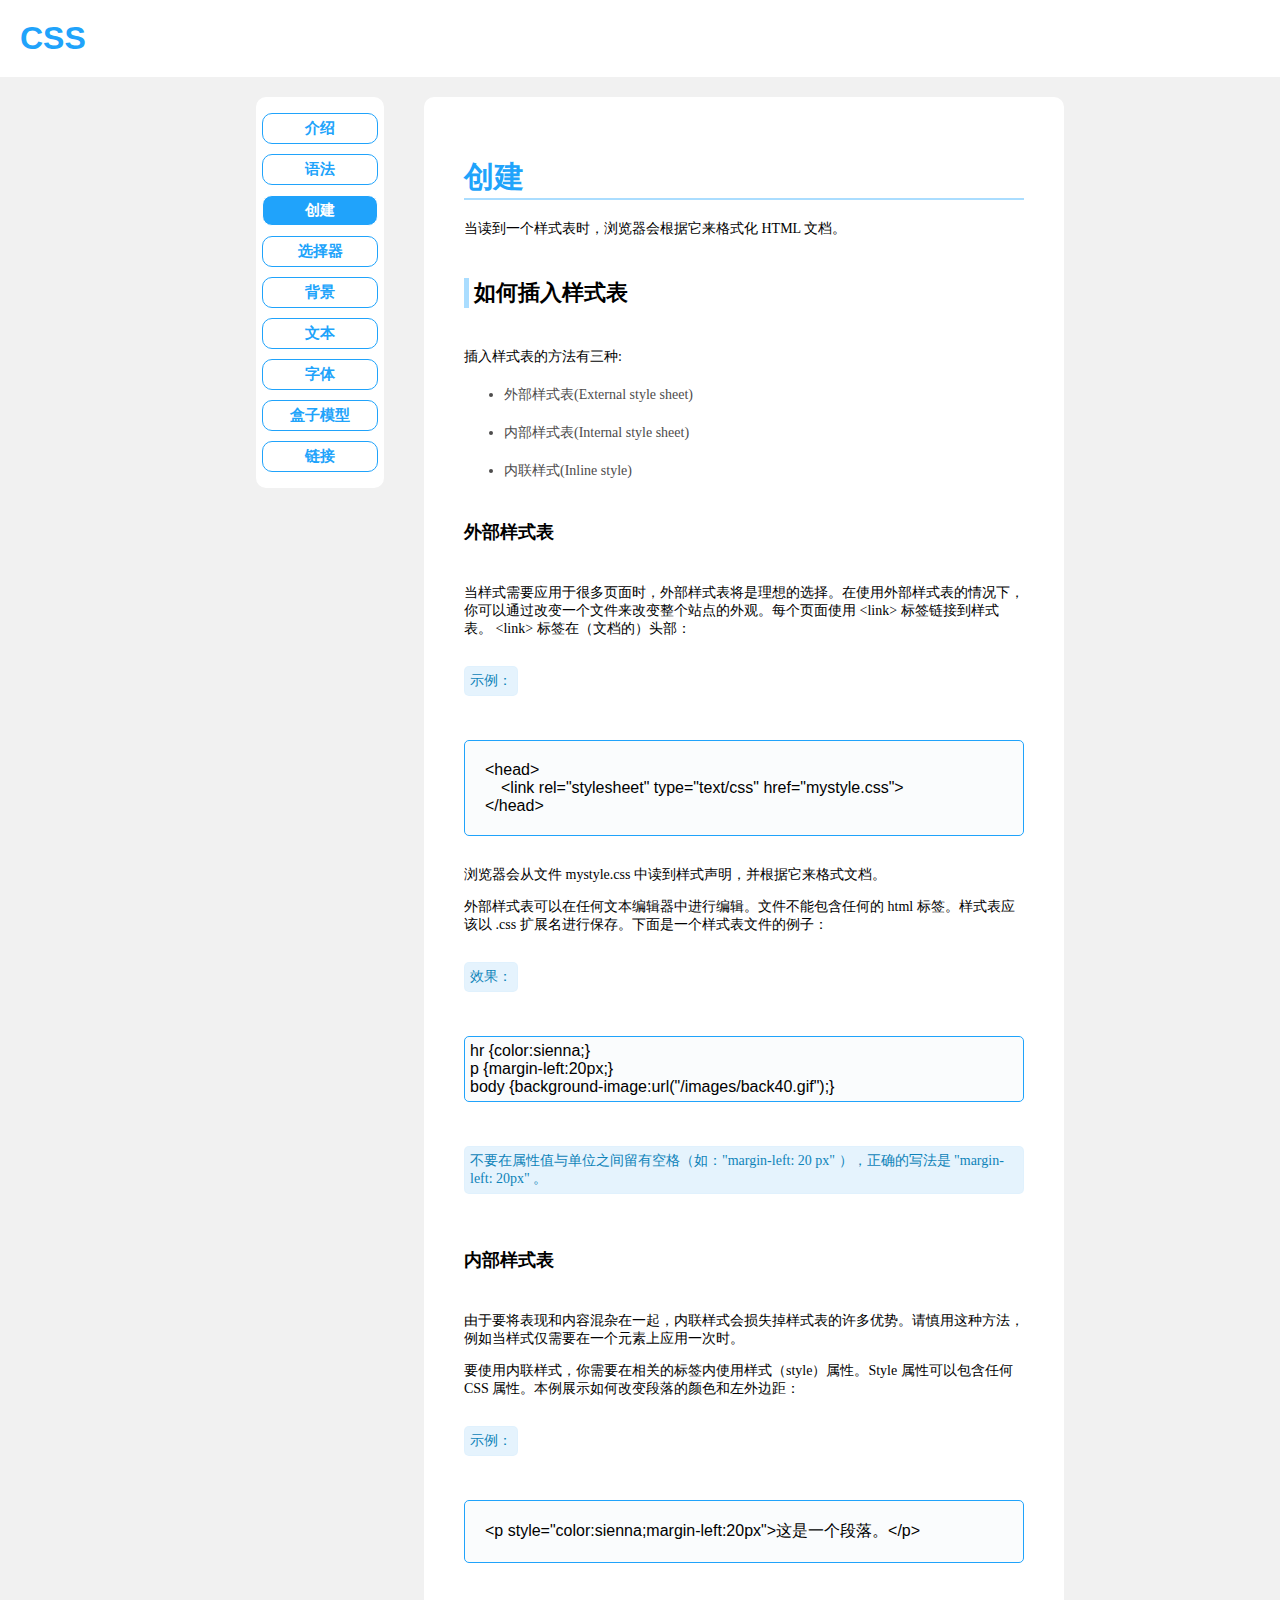
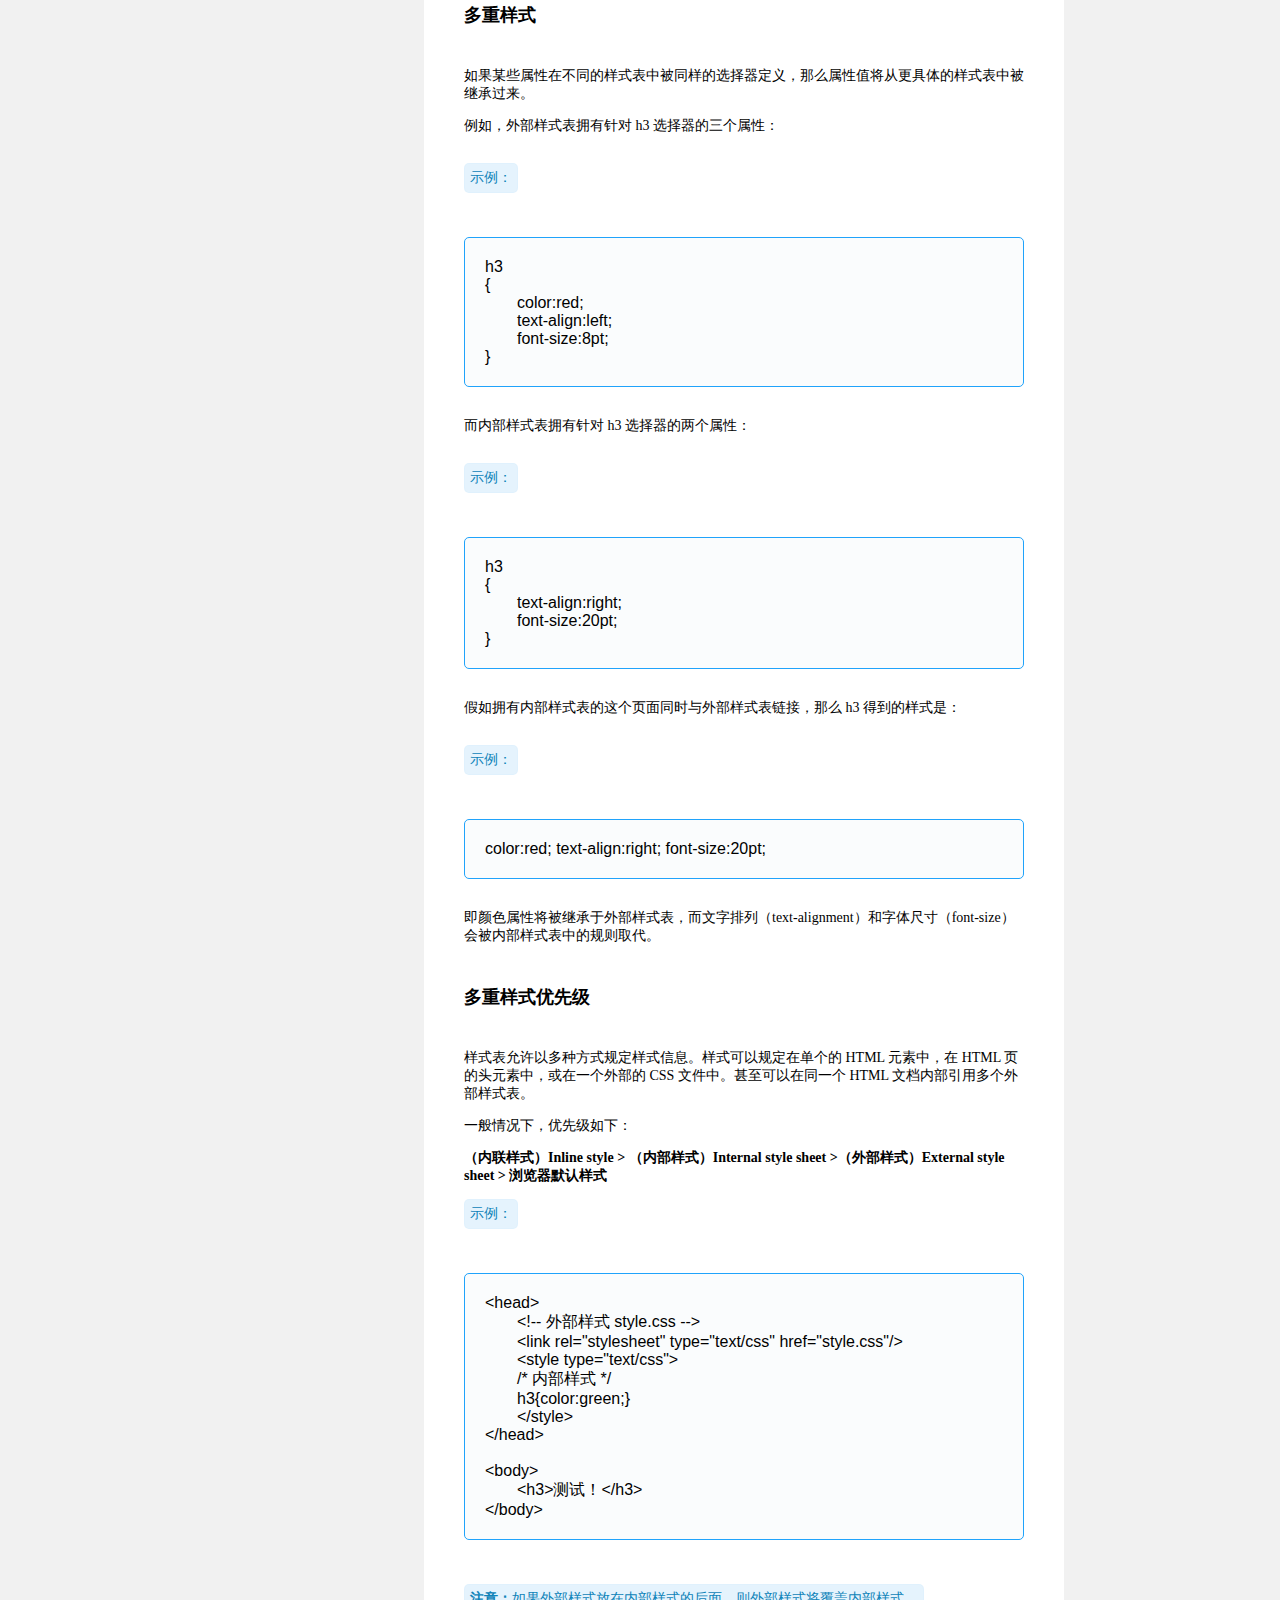
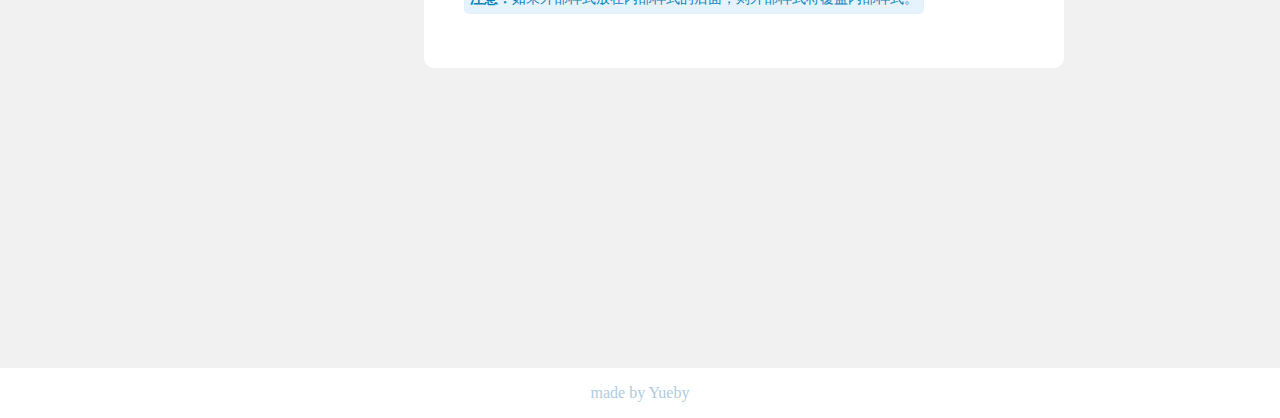
<file: html/css/css_create.html>
<!DOCTYPE html>
<html lang="zh">

<head>
    <meta charset="UTF-8">
    <meta name="viewport" content="width=device-width, initial-scale=1.0">
    <title>CSS</title>
    <link rel="icon" type="image/x-ico" href="../../image/icon.png">
    <link rel="stylesheet" href="../../css/main.css">
    <link rel="stylesheet" href="../../css/example.css">
</head>

<body>
<div class="header">
    <h1><a href="../../index.html">CSS</a></h1>
</div>

<input type="checkbox" id="trigger">

<label for="trigger">
    <div class="hamburger-container">
        <span></span>
        <span></span>
    </div>
</label>

<div class="containerBox">
    <div class="leftNav">
        <ul>
            <li><a href="css_intro.html">介绍</a></li>
            <li><a href="css_grammer.html">语法</a></li>
            <li><a href="css_create.html" style="background-color: #20A3FB;color: white;border: 1px solid white;">创建</a></li>
            <li><a href="css_selector.html">选择器</a></li>
            <li><a href="css_background.html">背景</a></li>
            <li><a href="css_text.html">文本</a></li>
            <li><a href="css_font.html">字体</a></li>
            <li><a href="css_boxmodel.html">盒子模型</a></li>
            <li><a href="css_link.html">链接</a></li>
        </ul>
    </div>

    <div class="rightWrapper">

        <div class="containerCard">
            <h1>创建</h1>
            <p class="intro">当读到一个样式表时，浏览器会根据它来格式化 HTML 文档。</p>

            <h2>如何插入样式表</h2>
            <p>插入样式表的方法有三种:</p>
            <ul>
                <li>外部样式表(External style sheet)</li>
                <li>内部样式表(Internal style sheet)</li>
                <li>内联样式(Inline style)</li>
            </ul>

            <h3>外部样式表</h3>
            <p>当样式需要应用于很多页面时，外部样式表将是理想的选择。在使用外部样式表的情况下，你可以通过改变一个文件来改变整个站点的外观。每个页面使用 &lt;link&gt; 标签链接到样式表。 &lt;link&gt;
                标签在（文档的）头部：</p>
            <p class="pEffect">示例：</p>
            <div class="textarea">
                &lt;head&gt;<br>
                &emsp;&lt;link rel="stylesheet" type="text/css" href="mystyle.css"&gt;<br>
                &lt;/head&gt;
            </div>
            <p>浏览器会从文件 mystyle.css 中读到样式声明，并根据它来格式文档。</p>
            <p>外部样式表可以在任何文本编辑器中进行编辑。文件不能包含任何的 html 标签。样式表应该以 .css 扩展名进行保存。下面是一个样式表文件的例子：</p>
            <p class="pEffect">效果：</p>
            <div class="showarea">
                hr {color:sienna;}<br>
                p {margin-left:20px;}<br>
                body {background-image:url("/images/back40.gif");}
            </div>
            <p class="pEffect"> 不要在属性值与单位之间留有空格（如："margin-left: 20 px" ），正确的写法是 "margin-left: 20px" 。</p>
            <h3>内部样式表</h3>
            <p>由于要将表现和内容混杂在一起，内联样式会损失掉样式表的许多优势。请慎用这种方法，例如当样式仅需要在一个元素上应用一次时。</p>
            <p>要使用内联样式，你需要在相关的标签内使用样式（style）属性。Style 属性可以包含任何 CSS 属性。本例展示如何改变段落的颜色和左外边距：</p>
            <p class="pEffect">示例：</p>
            <div class="textarea">
                &lt;p style="color:sienna;margin-left:20px"&gt;这是一个段落。&lt;/p&gt;
            </div>

            <h3>多重样式</h3>
            <p>如果某些属性在不同的样式表中被同样的选择器定义，那么属性值将从更具体的样式表中被继承过来。&nbsp;</p>
            <p>例如，外部样式表拥有针对 h3 选择器的三个属性：</p>
            <p class="pEffect">示例：</p>
            <div class="textarea">
                h3<br>
                {<br>
                &emsp;&emsp;color:red;<br>
                &emsp;&emsp;text-align:left;<br>
                &emsp;&emsp;font-size:8pt;<br>
                }
            </div>
            <p>而内部样式表拥有针对 h3 选择器的两个属性：</p>
            <p class="pEffect">示例：</p>
            <div class="textarea">
                h3<br>
                {<br>
                &emsp;&emsp;text-align:right;<br>
                &emsp;&emsp;font-size:20pt;<br>
                }
            </div>
            <p>假如拥有内部样式表的这个页面同时与外部样式表链接，那么 h3 得到的样式是：</p>
            <p class="pEffect">示例：</p>
            <div class="textarea">
                color:red;
                text-align:right;
                font-size:20pt;
            </div>
            <p>即颜色属性将被继承于外部样式表，而文字排列（text-alignment）和字体尺寸（font-size）会被内部样式表中的规则取代。</p>
            <h3>多重样式优先级</h3>
            <p>样式表允许以多种方式规定样式信息。样式可以规定在单个的 HTML 元素中，在 HTML 页的头元素中，或在一个外部的 CSS 文件中。甚至可以在同一个 HTML 文档内部引用多个外部样式表。</p>
            <p>一般情况下，优先级如下：</p>
            <b>（内联样式）Inline style &gt; （内部样式）Internal style sheet &gt;（外部样式）External style sheet &gt; 浏览器默认样式</b><br>
            <p class="pEffect">示例：</p>
            <div class="textarea">
                &lt;head&gt;<br>
                &emsp;&emsp;&lt;!-- 外部样式 style.css --&gt;<br>
                &emsp;&emsp;&lt;link rel="stylesheet" type="text/css" href="style.css"/&gt;<br>
                &emsp;&emsp;&lt;style type="text/css"&gt;<br>
                &emsp;&emsp;/* 内部样式 */<br>
                &emsp;&emsp;h3{color:green;}<br>
                &emsp;&emsp;&lt;/style&gt;<br>
                &lt;/head&gt;<br><br>
                &lt;body&gt;<br>
                &emsp;&emsp;&lt;h3&gt;测试！&lt;/h3&gt;<br>
                &lt;/body&gt;
            </div>
            <p class="pEffect"><strong>注意：</strong>如果外部样式放在内部样式的后面，则外部样式将覆盖内部样式。</p>

        </div>
        <!--不要再这以下写卡片的内容-->
    </div>
    <div class="clear"></div>
</div>
<div class="footer">
    <p>made by Yueby</p>
</div>
</body>

</html>
</file>
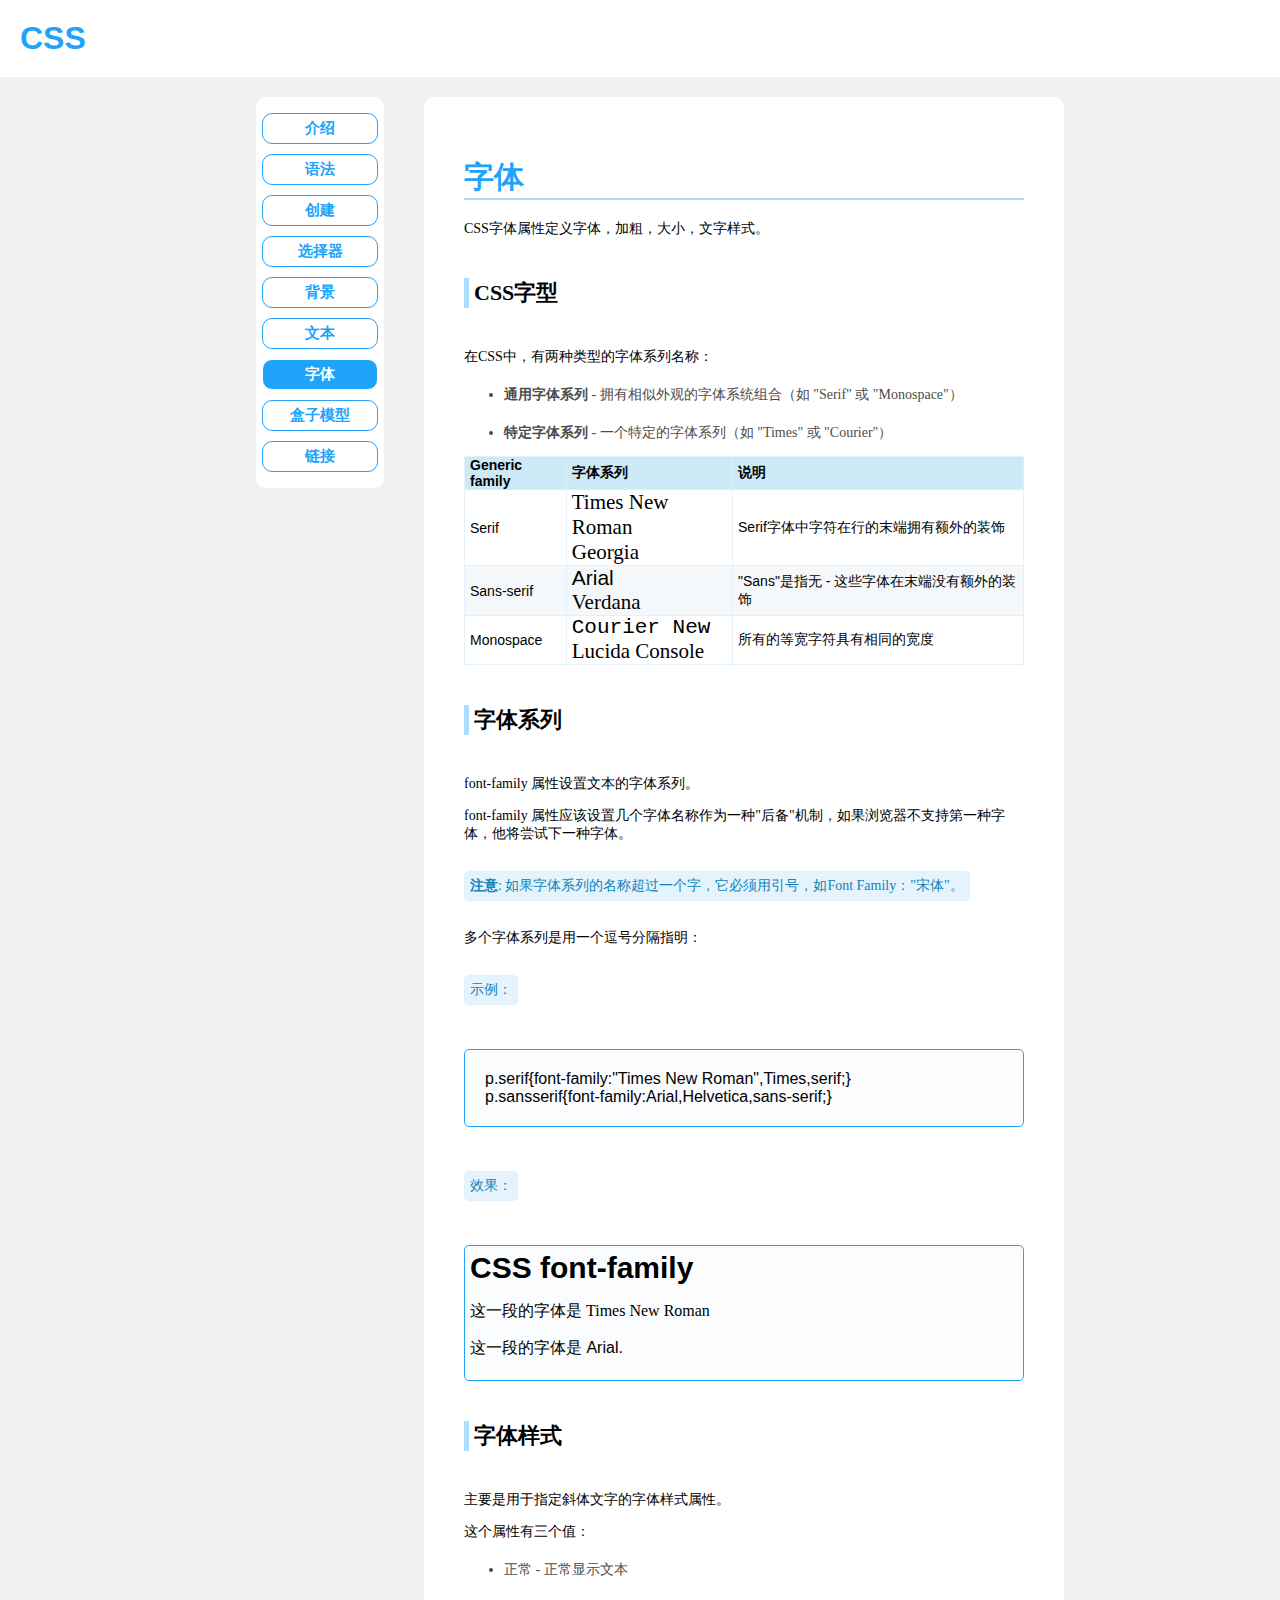
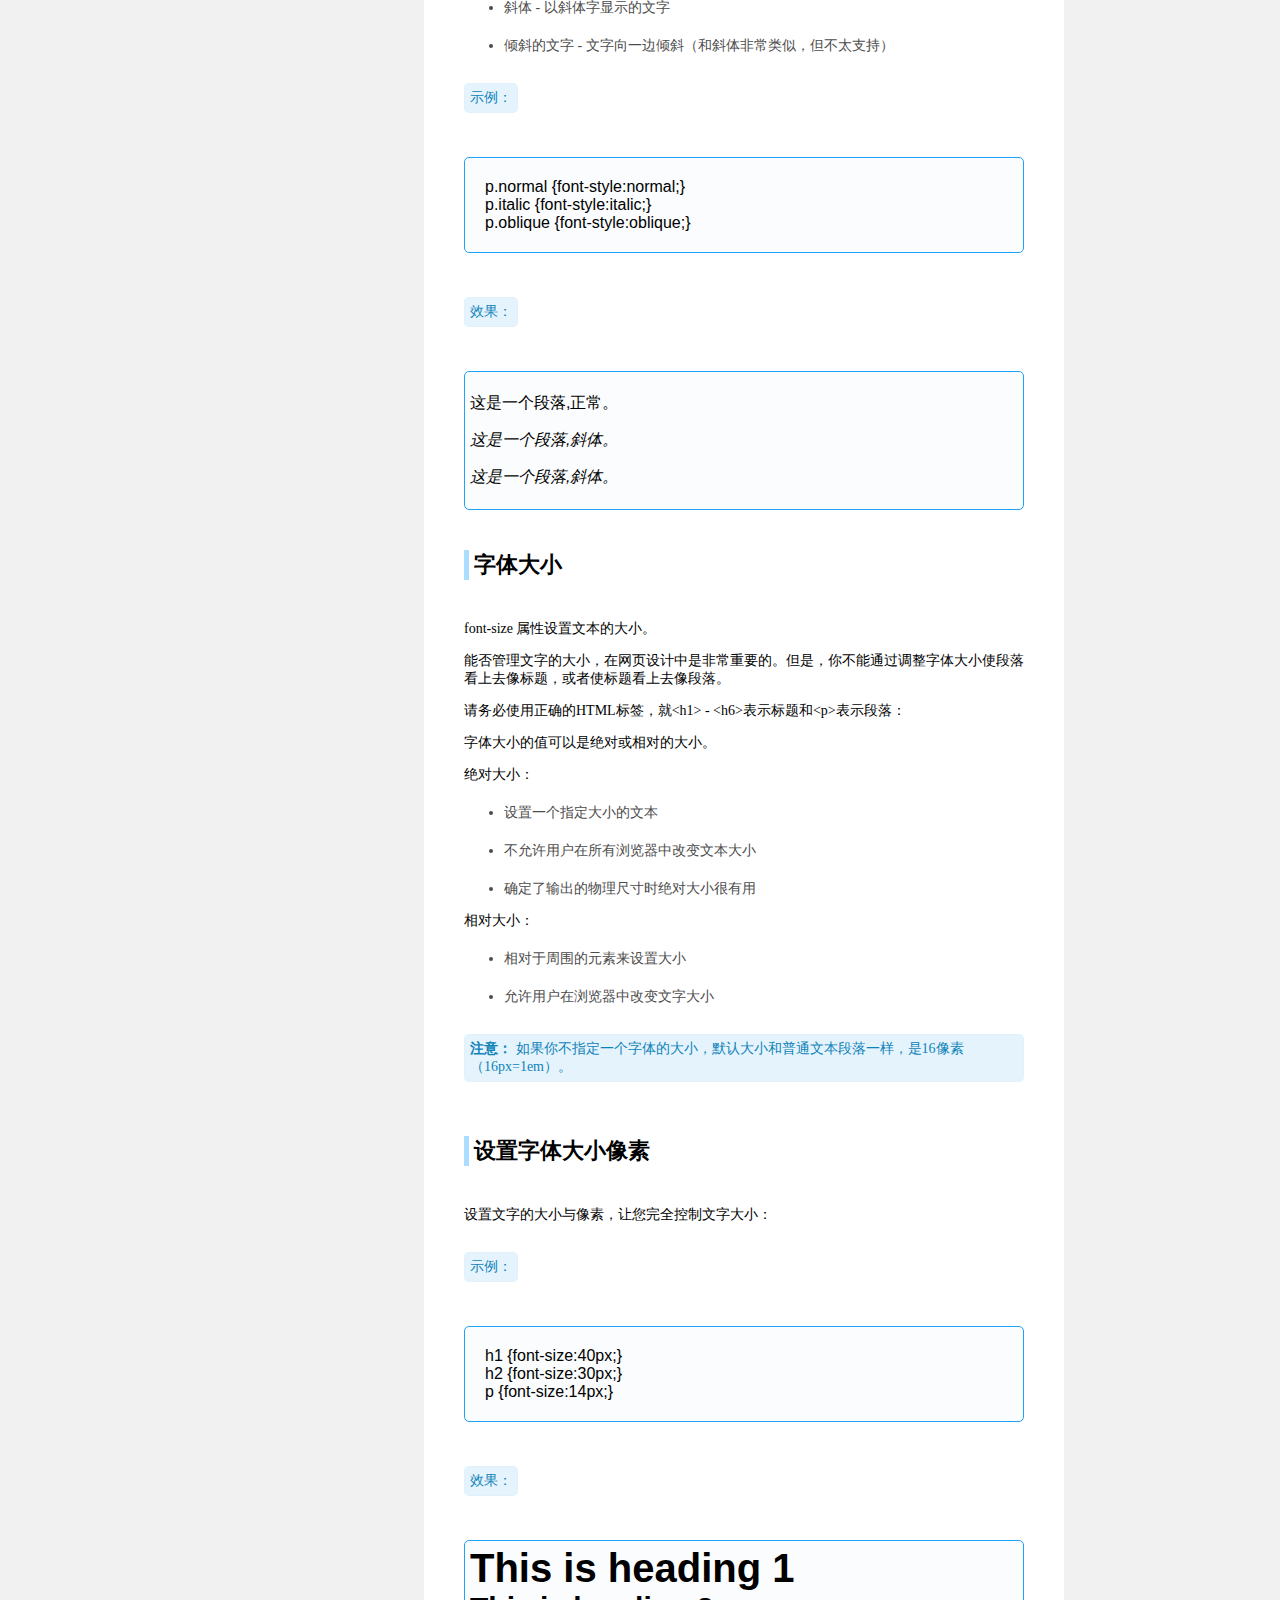
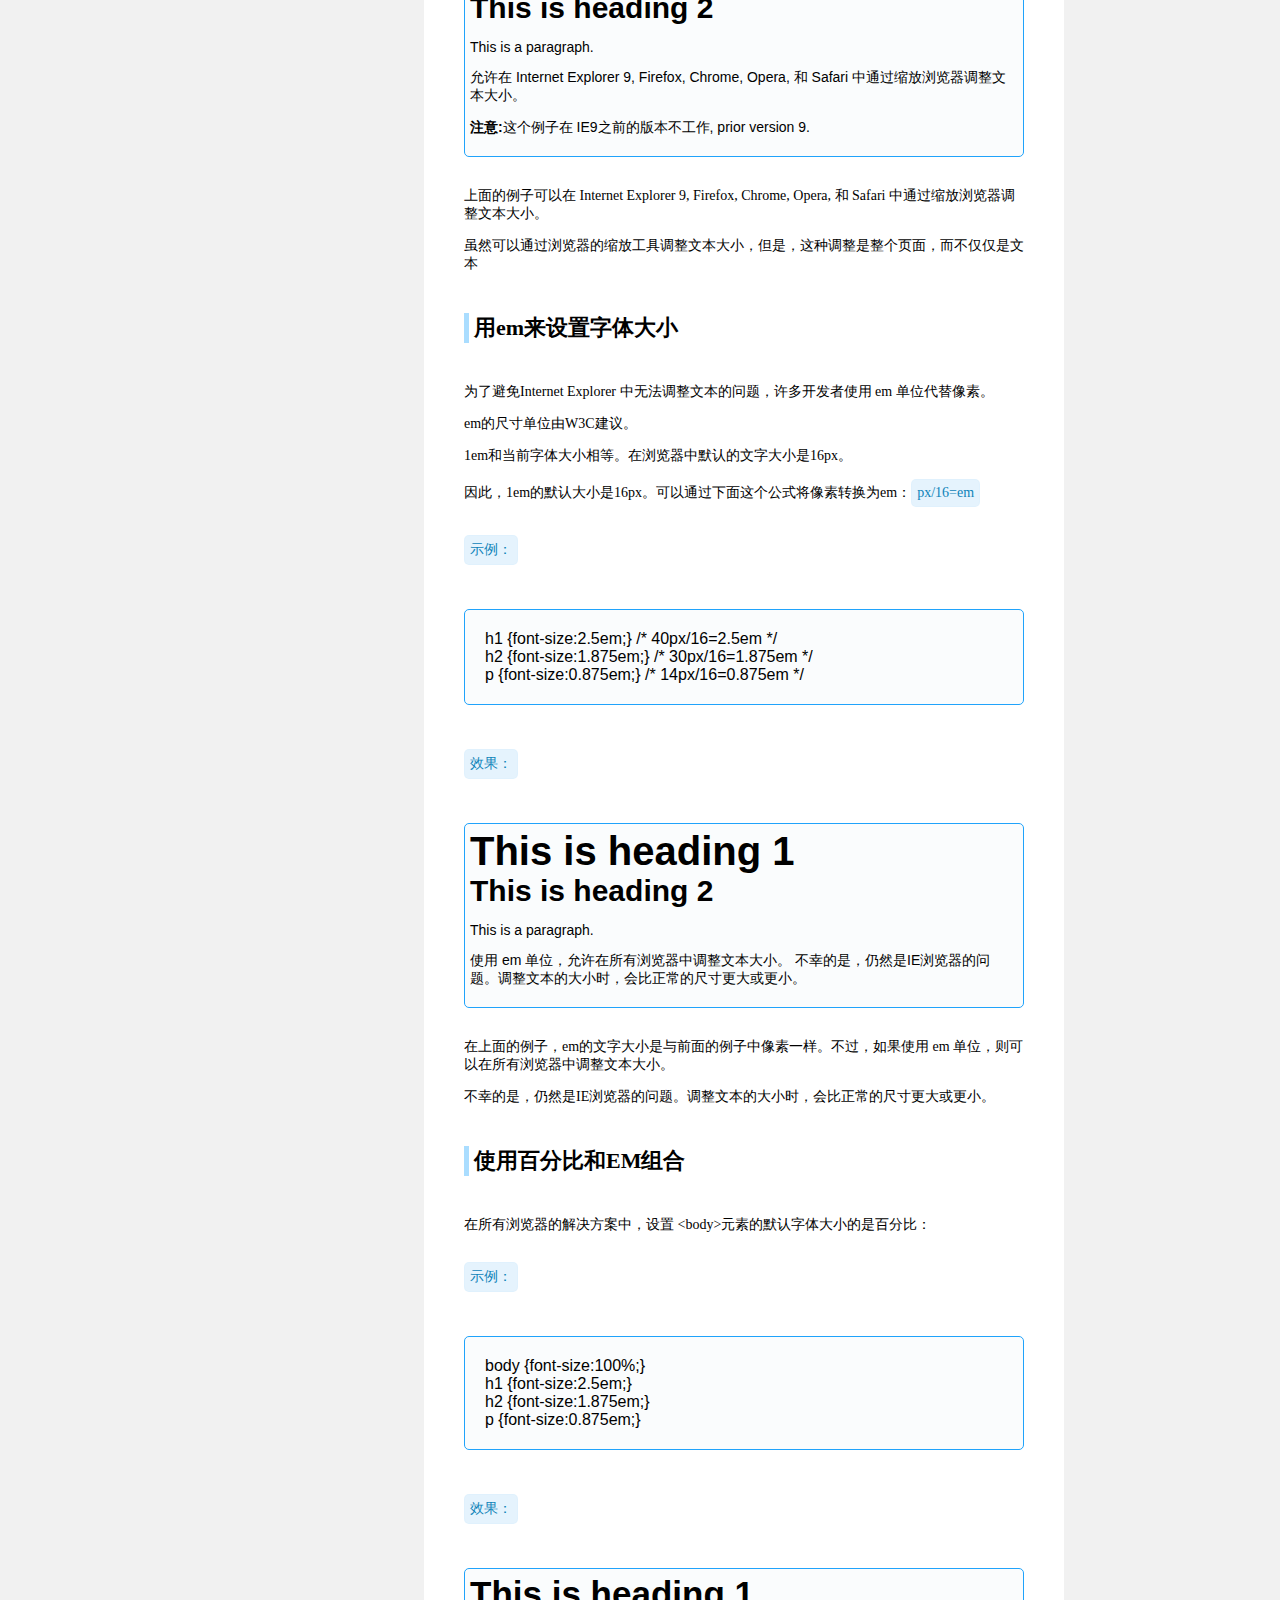
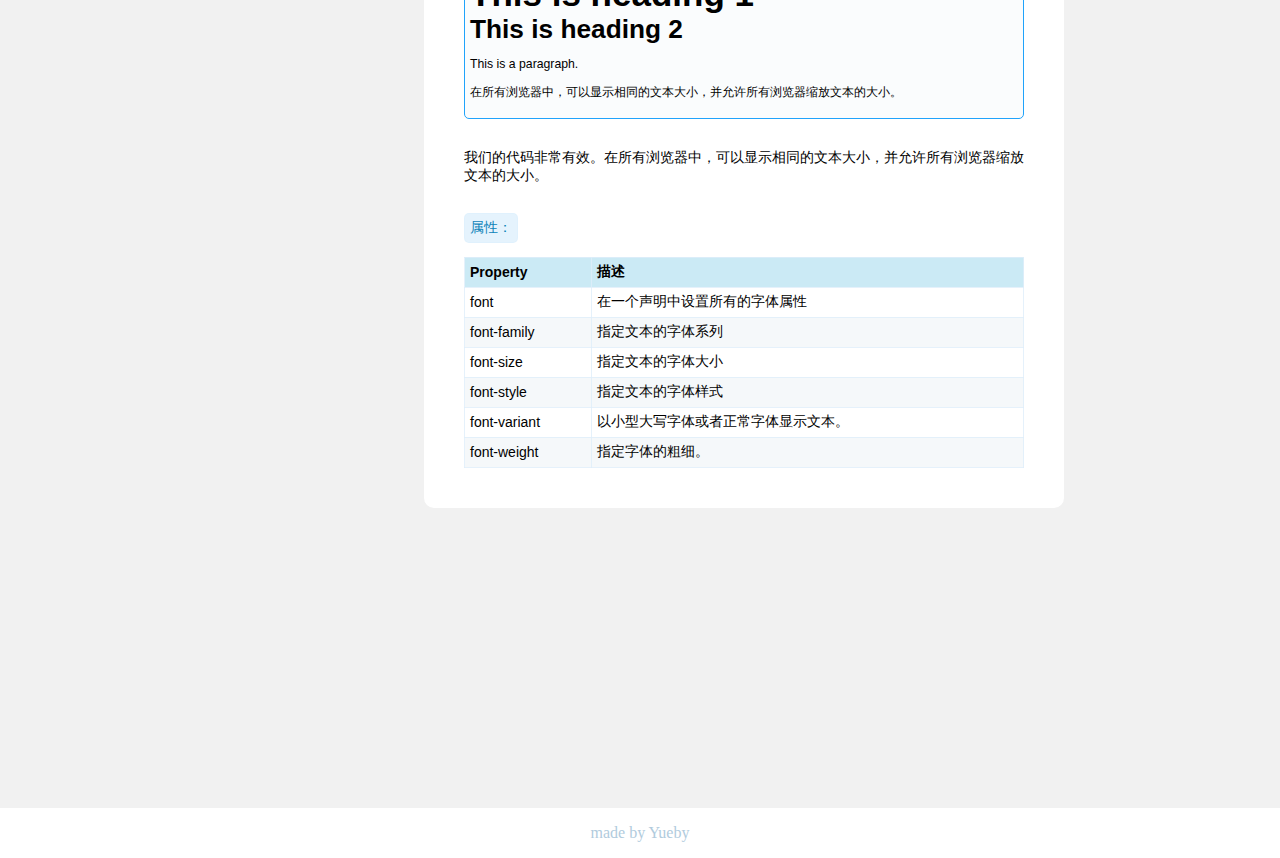
<file: html/css/css_font.html>
<!DOCTYPE html>
<html lang="zh">

<head>
    <meta charset="UTF-8">
    <meta name="viewport" content="width=device-width, initial-scale=1.0">
    <title>CSS</title>
    <link rel="icon" type="image/x-ico" href="../../image/icon.png">
    <link rel="stylesheet" href="../../css/main.css">
    <link rel="stylesheet" href="../../css/example.css">
</head>

<body>
<div class="header">
    <h1><a href="../../index.html">CSS</a></h1>
</div>

<input type="checkbox" id="trigger">

<label for="trigger">
    <div class="hamburger-container">
        <span></span>
        <span></span>
    </div>
</label>

<div class="containerBox">
    <div class="leftNav">
        <ul>
            <li><a href="css_intro.html">介绍</a></li>
            <li><a href="css_grammer.html">语法</a></li>
            <li><a href="css_create.html">创建</a></li>
            <li><a href="css_selector.html">选择器</a></li>
            <li><a href="css_background.html">背景</a></li>
            <li><a href="css_text.html">文本</a></li>
            <li><a href="css_font.html" style="background-color: #20A3FB;color: white;border: 1px solid white;">字体</a></li>
            <li><a href="css_boxmodel.html">盒子模型</a></li>
            <li><a href="css_link.html">链接</a></li>
        </ul>
    </div>

    <div class="rightWrapper">

        <div class="containerCard">
            <h1>字体</h1>
            <p>CSS字体属性定义字体，加粗，大小，文字样式。</p>
            <h2>CSS字型</h2>
            <p>在CSS中，有两种类型的字体系列名称：</p>
            <ul>
                <li>
                    <b>通用字体系列</b> - 拥有相似外观的字体系统组合（如 "Serif" 或 "Monospace"）
                </li>
                <li>
                    <b>特定字体系列</b> - 一个特定的字体系列（如 "Times" 或 "Courier"）
                </li>
            </ul>
            <table class="table" style="text-align: left;">
                <tr>
                    <th>Generic family</th>
                    <th>字体系列</th>
                    <th>说明</th>
                </tr>
                <tr>
                    <td>Serif</td>
                    <td><span style="font-size:150%;font-family:Times New Roman">Times New Roman</span><br>
                        <span style="font-size:150%;font-family:Georgia">Georgia</span></td>
                    <td>Serif字体中字符在行的末端拥有额外的装饰</td>
                </tr>
                <tr>
                    <td>Sans-serif</td>
                    <td><span style="font-size:150%;font-family:Arial">Arial</span><br>
                        <span style="font-size:150%;font-family:Verdana">Verdana</span></td>
                    <td>"Sans"是指无 - 这些字体在末端没有额外的装饰</td>
                </tr>
                <tr>
                    <td>Monospace</td>
                    <td><span style="font-size:150%;font-family:Courier New">Courier New</span><br>
                        <span style="font-size:150%;font-family:Lucida Console">Lucida Console</span></td>
                    <td>所有的等宽字符具有相同的宽度</td>
                </tr>
            </table>

            <h2>字体系列</h2>
            <p> font-family 属性设置文本的字体系列。</p>
            <p> font-family 属性应该设置几个字体名称作为一种"后备"机制，如果浏览器不支持第一种字体，他将尝试下一种字体。</p>
            <p class="pEffect"><b>注意</b>: 如果字体系列的名称超过一个字，它必须用引号，如Font Family："宋体"。</p>
            <p>多个字体系列是用一个逗号分隔指明：</p>
            <p class="pEffect">示例：</p>
            <div class="textarea">
                p.serif{font-family:"Times New Roman",Times,serif;}<br>
                p.sansserif{font-family:Arial,Helvetica,sans-serif;}
            </div>
            <p class="pEffect">效果：</p>
            <div class="showarea">
                <h1>CSS font-family</h1>
                <p class="serif">这一段的字体是 Times New Roman </p>
                <p class="sansserif">这一段的字体是 Arial.</p>
            </div>

            <h2>字体样式</h2>
            <p>主要是用于指定斜体文字的字体样式属性。</p>
            <p>这个属性有三个值：</p>
            <ul>
                <li>正常 - 正常显示文本</li>
                <li>斜体 - 以斜体字显示的文字</li>
                <li>倾斜的文字 - 文字向一边倾斜（和斜体非常类似，但不太支持）</li>
            </ul>
            <p class="pEffect">示例：</p>
            <div class="textarea">
                p.normal {font-style:normal;}<br>
                p.italic {font-style:italic;}<br>
                p.oblique {font-style:oblique;}
            </div>
            <p class="pEffect">效果：</p>
            <div class="showarea">
                <p class="normal">这是一个段落,正常。</p>
                <p class="italic">这是一个段落,斜体。</p>
                <p class="oblique">这是一个段落,斜体。</p>
            </div>
            <h2>字体大小</h2>
            <p>font-size 属性设置文本的大小。</p>
            <p>能否管理文字的大小，在网页设计中是非常重要的。但是，你不能通过调整字体大小使段落看上去像标题，或者使标题看上去像段落。</p>
            <p>请务必使用正确的HTML标签，就&lt;h1&gt; - &lt;h6&gt;表示标题和&lt;p&gt;表示段落： </p>
            <p>字体大小的值可以是绝对或相对的大小。</p>
            <p>绝对大小：</p>
            <ul>
                <li>设置一个指定大小的文本</li>
                <li>不允许用户在所有浏览器中改变文本大小</li>
                <li>确定了输出的物理尺寸时绝对大小很有用</li>
            </ul>
            <p>相对大小：</p>
            <ul>
                <li>相对于周围的元素来设置大小</li>
                <li>允许用户在浏览器中改变文字大小</li>
            </ul>
            <p class="pEffect"><strong>注意：</strong> 如果你不指定一个字体的大小，默认大小和普通文本段落一样，是16像素（16px=1em）。</p>
            <h2>设置字体大小像素</h2>
            <p>设置文字的大小与像素，让您完全控制文字大小：</p>
            <p class="pEffect">示例：</p>
            <div class="textarea">
                h1 {font-size:40px;}<br>
                h2 {font-size:30px;}<br>
                p {font-size:14px;}
            </div>
            <p class="pEffect">效果：</p>
            <div class="showarea">
                <h1 style="font-size:40px;">This is heading 1</h1>
                <h2 style="font-size:30px;">This is heading 2</h2>
                <p style="font-size:14px;">This is a paragraph.</p>
                <p style="font-size:14px;">允许在 Internet Explorer 9, Firefox, Chrome, Opera, 和 Safari 中通过缩放浏览器调整文本大小。</p>
                <p style="font-size:14px;"><b>注意:</b>这个例子在 IE9之前的版本不工作, prior version 9.</p>
            </div>
            <p>上面的例子可以在 Internet Explorer 9, Firefox, Chrome, Opera, 和 Safari 中通过缩放浏览器调整文本大小。</p>
            <p>虽然可以通过浏览器的缩放工具调整文本大小，但是，这种调整是整个页面，而不仅仅是文本</p>

            <h2>用em来设置字体大小</h2>
            <p>为了避免Internet Explorer 中无法调整文本的问题，许多开发者使用 em 单位代替像素。</p>
            <p>em的尺寸单位由W3C建议。</p>
            <p>1em和当前字体大小相等。在浏览器中默认的文字大小是16px。</p>
            <p>因此，1em的默认大小是16px。可以通过下面这个公式将像素转换为em：<span class="pEffect">px/16=em</span></p>
            <p class="pEffect">示例：</p>
            <div class="textarea">
                h1 {font-size:2.5em;} /* 40px/16=2.5em */<br>
                h2 {font-size:1.875em;} /* 30px/16=1.875em */<br>
                p {font-size:0.875em;} /* 14px/16=0.875em */
            </div>
            <p class="pEffect">效果：</p>
            <div class="showarea">
                <h1 style="font-size:2.5em;">This is heading 1</h1>
                <h2 style="font-size:1.875em;">This is heading 2</h2>
                <p style="font-size:0.875em;">This is a paragraph.</p>
                <p style="font-size:0.875em;">使用 em 单位，允许在所有浏览器中调整文本大小。 不幸的是，仍然是IE浏览器的问题。调整文本的大小时，会比正常的尺寸更大或更小。
            </div>
            <p>在上面的例子，em的文字大小是与前面的例子中像素一样。不过，如果使用 em 单位，则可以在所有浏览器中调整文本大小。</p>
            <p>不幸的是，仍然是IE浏览器的问题。调整文本的大小时，会比正常的尺寸更大或更小。</p>

            <h2>使用百分比和EM组合</h2>
            <p>在所有浏览器的解决方案中，设置 &lt;body&gt;元素的默认字体大小的是百分比： </p>
            <p class="pEffect">示例：</p>
            <div class="textarea">
                body {font-size:100%;}<br>
                h1 {font-size:2.5em;}<br>
                h2 {font-size:1.875em;}<br>
                p {font-size:0.875em;}
            </div>
            <p class="pEffect">效果：</p>
            <div class="showarea" style="font-size: 100%;">
                <h1 style="font-size: 2.5em;">This is heading 1</h1>
                <h2 style="font-size:1.875em;">This is heading 2</h2>
                <p style="font-size:0.875em;">This is a paragraph.</p>
                <p style="font-size:0.875em;">在所有浏览器中，可以显示相同的文本大小，并允许所有浏览器缩放文本的大小。</p>
            </div>
            <p>我们的代码非常有效。在所有浏览器中，可以显示相同的文本大小，并允许所有浏览器缩放文本的大小。</p>
            <p class="pEffect">属性：</p>
            <table class="table">
                <tr>
                    <th>Property</th>
                    <th>描述</th>
                </tr>
                <tr>
                    <td>font</td>
                    <td>在一个声明中设置所有的字体属性</td>
                </tr>
                <tr>
                    <td>font-family</td>
                    <td>指定文本的字体系列</td>
                </tr>
                <tr>
                    <td>font-size</td>
                    <td>指定文本的字体大小</td>
                </tr>
                <tr>
                    <td>font-style</td>
                    <td>指定文本的字体样式</td>
                </tr>
                <tr>
                    <td>font-variant</td>
                    <td>以小型大写字体或者正常字体显示文本。</td>
                </tr>
                <tr>
                    <td>font-weight</td>
                    <td>指定字体的粗细。</td>
                </tr>
            </table>

        </div>

        <!--不要再这以下写卡片的内容-->
    </div>
    <div class="clear"></div>
</div>
<div class="footer">
    <p>made by Yueby</p>
</div>
</body>

</html>
</file>
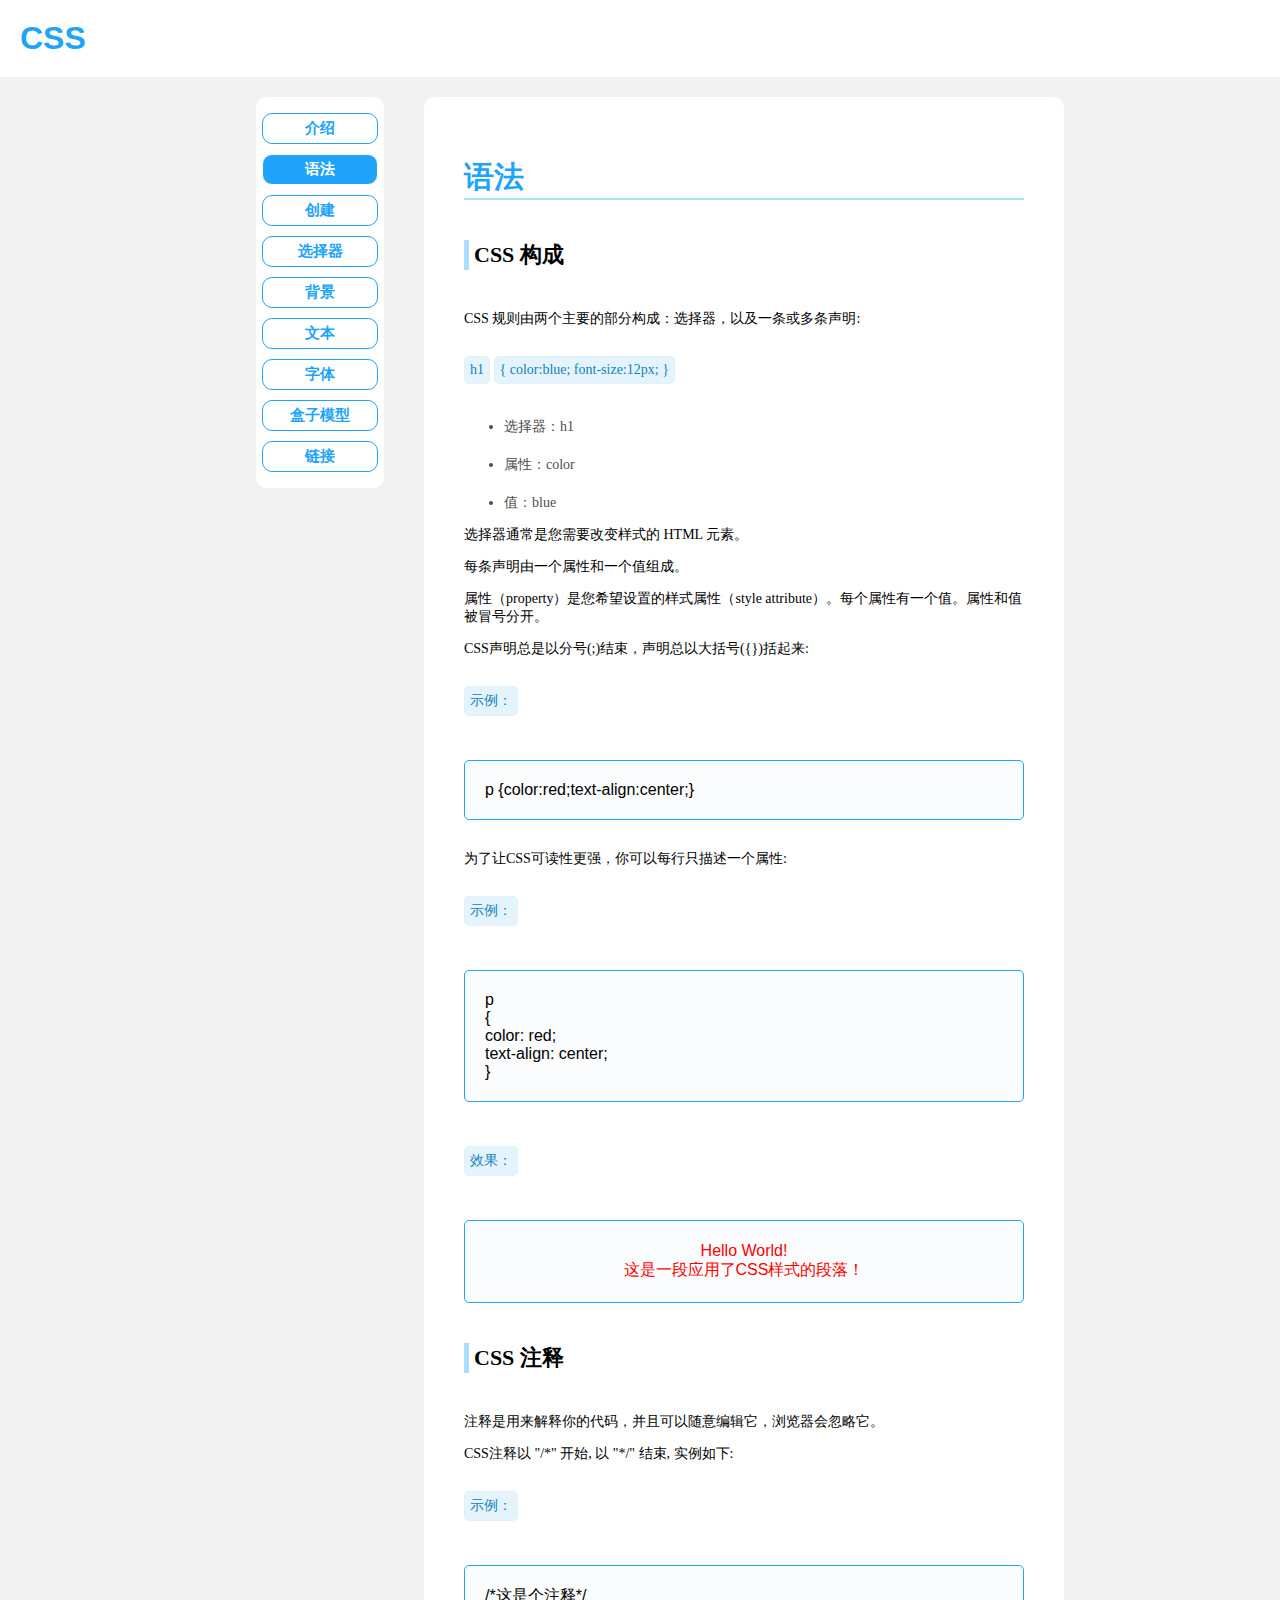
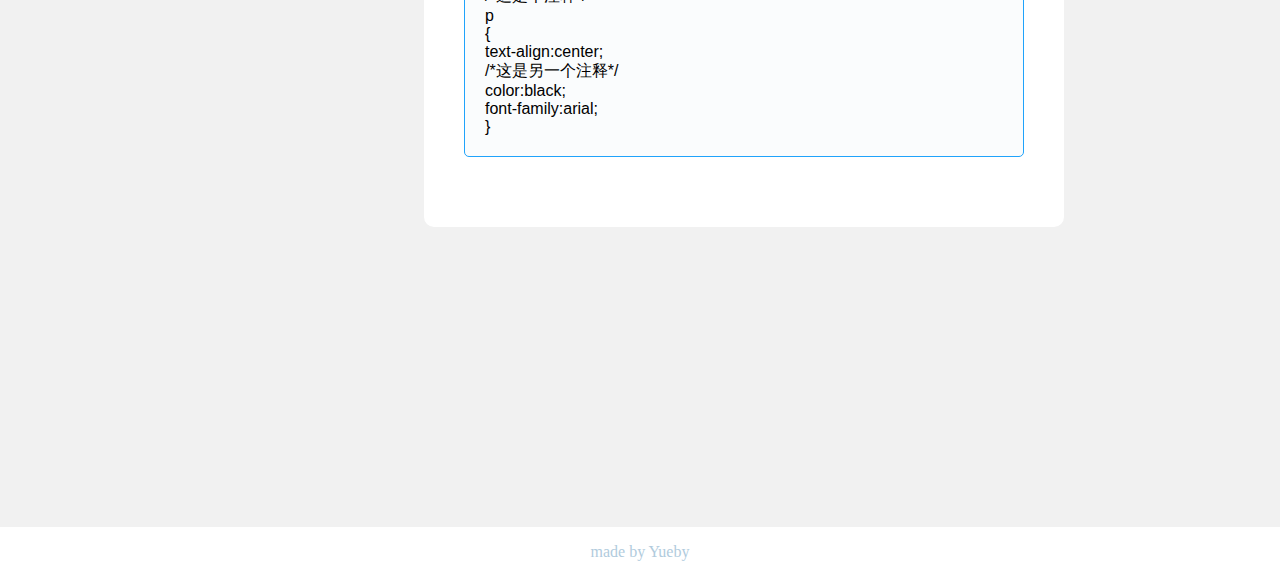
<file: html/css/css_grammer.html>
<!DOCTYPE html>
<html lang="zh">

<head>
    <meta charset="UTF-8">
    <meta name="viewport" content="width=device-width, initial-scale=1.0">
    <title>CSS</title>
    <link rel="icon" type="image/x-ico" href="../../image/icon.png">
    <link rel="stylesheet" href="../../css/main.css">
</head>

<body>
<div class="header">
    <h1><a href="../../index.html">CSS</a></h1>
</div>

<input type="checkbox" id="trigger">

<label for="trigger">
    <div class="hamburger-container">
        <span></span>
        <span></span>
    </div>
</label>

<div class="containerBox">
    <div class="leftNav">
        <ul>
            <li><a href="css_intro.html">介绍</a></li>
            <li><a href="css_grammer.html" style="background-color: #20A3FB;color: white;border: 1px solid white;">语法</a></li>
            <li><a href="css_create.html">创建</a></li>
            <li><a href="css_selector.html">选择器</a></li>
            <li><a href="css_background.html">背景</a></li>
            <li><a href="css_text.html">文本</a></li>
            <li><a href="css_font.html">字体</a></li>
            <li><a href="css_boxmodel.html">盒子模型</a></li>
            <li><a href="css_link.html">链接</a></li>
        </ul>
    </div>

    <div class="rightWrapper">

        <div class="containerCard">
            <h1>语法</h1>
            <h2>CSS 构成</h2>
            <p>CSS 规则由两个主要的部分构成：选择器，以及一条或多条声明:</p>
            <p class="pEffect"> h1 </p>
            <span class="pEffect">{ color:blue; font-size:12px; }</span>
            <ul>
                <li>选择器：h1</li>
                <li>属性：color</li>
                <li>值：blue</li>
            </ul>
            <p>选择器通常是您需要改变样式的 HTML 元素。</p>
            <p>每条声明由一个属性和一个值组成。</p>
            <p>属性（property）是您希望设置的样式属性（style attribute）。每个属性有一个值。属性和值被冒号分开。</p>
            <p>CSS声明总是以分号(;)结束，声明总以大括号({})括起来:</p>
            <p class="pEffect">示例：</p>
            <div class="textarea">
                p {color:red;text-align:center;}
            </div>
            <p>为了让CSS可读性更强，你可以每行只描述一个属性:</p>
            <p class="pEffect">示例：</p>
            <div class="textarea">
                p<br>
                {<br>
                color: red;<br>
                text-align: center;<br>
                }
            </div>
            <p class="pEffect">效果：</p>
            <div class="showarea">
                <p style="color:red;text-align: center;">
                    Hello World!<br>
                    这是一段应用了CSS样式的段落！
                </p>
            </div>
            <h2>CSS 注释</h2>
            <p>注释是用来解释你的代码，并且可以随意编辑它，浏览器会忽略它。</p>
            <p>CSS注释以 "/*" 开始, 以 "*/" 结束, 实例如下:</p>
            <p class="pEffect">示例：</p>
            <div class="textarea">
                /*这是个注释*/<br>
                p<br>
                {<br>
                text-align:center;<br>
                /*这是另一个注释*/<br>
                color:black;<br>
                font-family:arial;<br>
                }
            </div>
        </div>

        <!--不要再这以下写卡片的内容-->
    </div>
    <div class="clear"></div>
</div>
<div class="footer">
    <p>made by Yueby</p>
</div>
</body>

</html>
</file>
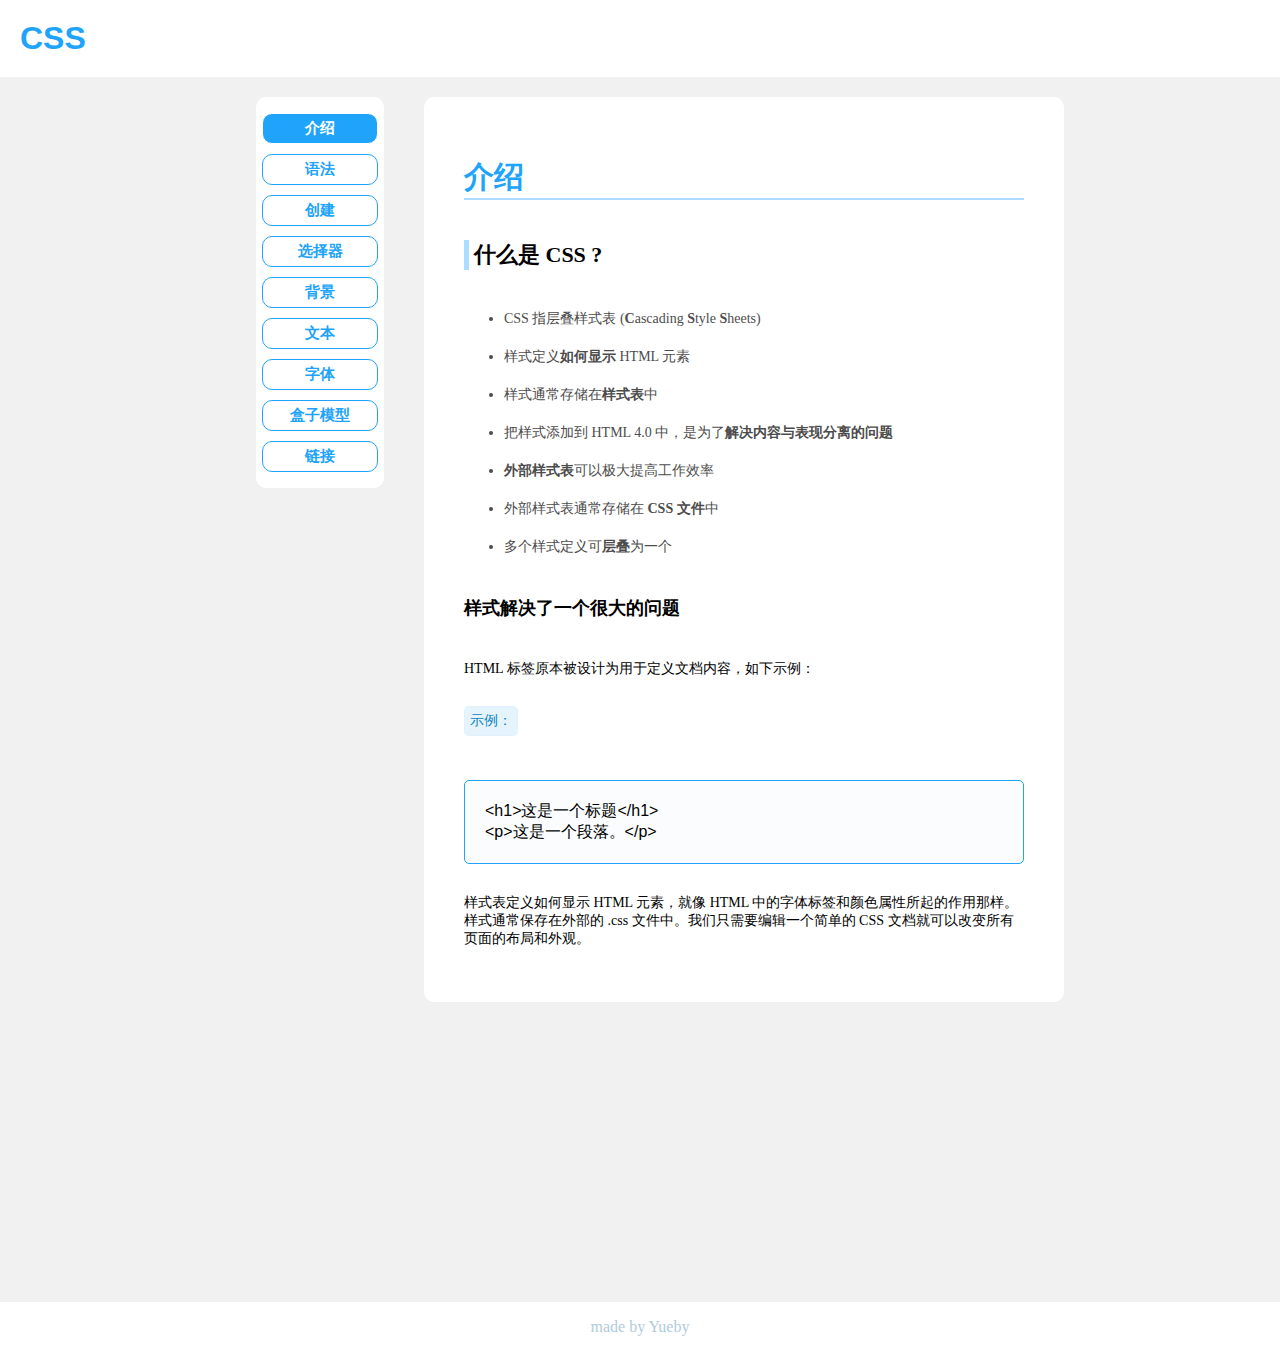
<file: html/css/css_intro.html>
<!DOCTYPE html>
<html lang="zh">

<head>
    <meta charset="UTF-8">
    <meta name="viewport" content="width=device-width, initial-scale=1.0">
    <title>CSS</title>
    <link rel="icon" type="image/x-ico" href="../../image/icon.png">
    <link rel="stylesheet" href="../../css/main.css">
    <link rel="stylesheet" href="../../css/example.css">
</head>

<body>

<div class="header">
    <h1><a href="../../index.html">CSS</a></h1>
</div>

<input type="checkbox" id="trigger">

<label for="trigger">
    <div class="hamburger-container">
        <span></span>
        <span></span>
    </div>
</label>

<div class="containerBox">
    <div class="leftNav">
        <ul>
            <li><a href="css_intro.html" style="background-color: #20A3FB;color: white;border: 1px solid white;">介绍</a></li>
            <li><a href="css_grammer.html">语法</a></li>
            <li><a href="css_create.html">创建</a></li>
            <li><a href="css_selector.html">选择器</a></li>
            <li><a href="css_background.html">背景</a></li>
            <li><a href="css_text.html">文本</a></li>
            <li><a href="css_font.html">字体</a></li>
            <li><a href="css_boxmodel.html">盒子模型</a></li>
            <li><a href="css_link.html">链接</a></li>
        </ul>
    </div>

    <div class="rightWrapper">

        <div class="containerCard">
            <h1>介绍</h1>
            <h2>什么是 CSS ?</h2>
            <ul>
                <li>CSS 指层叠样式表 (<strong>C</strong>ascading <strong>S</strong>tyle <strong>S</strong>heets)</li>
                <li>样式定义<strong>如何显示</strong> HTML 元素</li>
                <li>样式通常存储在<strong>样式表</strong>中</li>
                <li>把样式添加到 HTML 4.0 中，是为了<strong>解决内容与表现分离的问题</strong></li>
                <li><strong>外部样式表</strong>可以极大提高工作效率</li>
                <li>外部样式表通常存储在 <strong>CSS 文件</strong>中</li>
                <li>多个样式定义可<strong>层叠</strong>为一个</li>
            </ul>
            <h3>样式解决了一个很大的问题</h3>
            <p>HTML 标签原本被设计为用于定义文档内容，如下示例：</p>
            <p class="pEffect">示例：</p>
            <div class="textarea">
                &lt;h1&gt;这是一个标题&lt;/h1&gt;<br>
                &lt;p&gt;这是一个段落。&lt;/p&gt;
            </div>
            <p>样式表定义如何显示 HTML 元素，就像 HTML 中的字体标签和颜色属性所起的作用那样。样式通常保存在外部的 .css 文件中。我们只需要编辑一个简单的 CSS 文档就可以改变所有页面的布局和外观。</p>
        </div>


        <!--不要再这以下写卡片的内容-->
    </div>
    <div class="clear"></div>
</div>

<div class="footer">
    <p>made by Yueby</p>
</div>

</body>

</html>
</file>
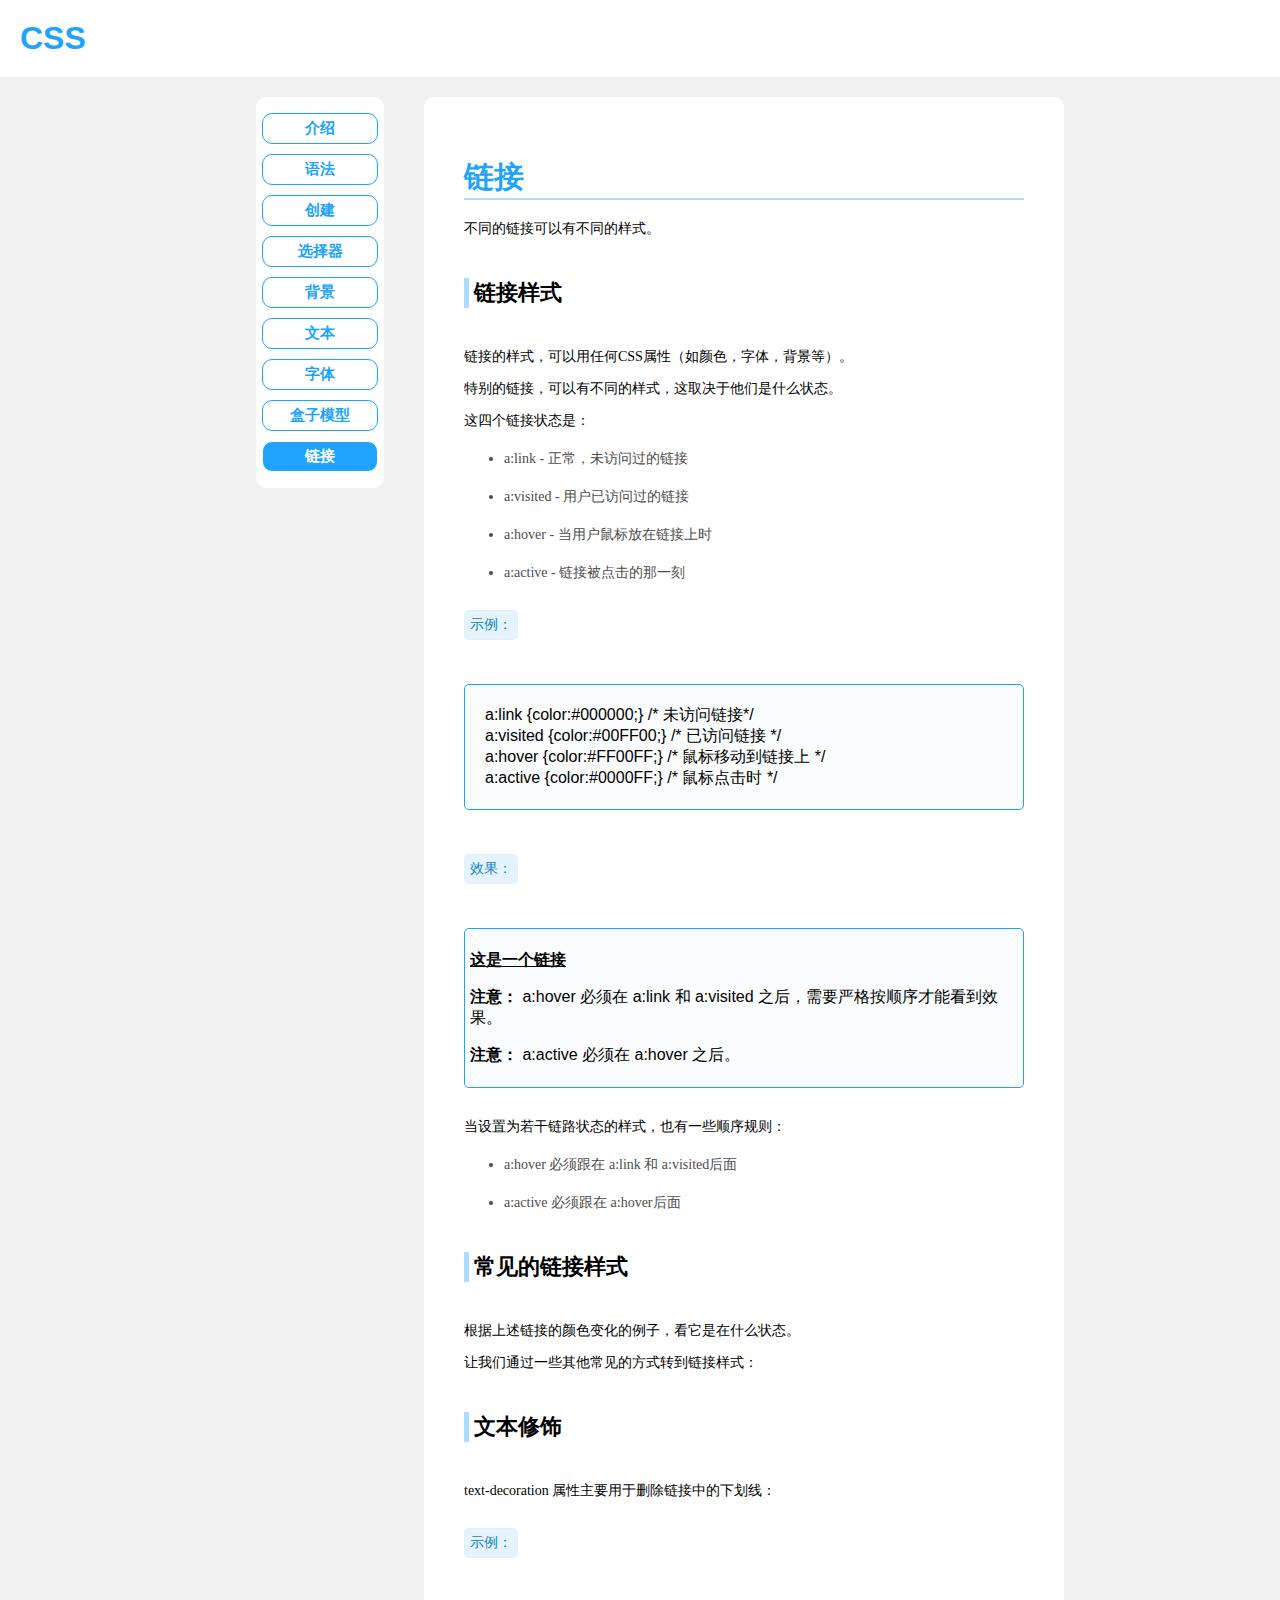
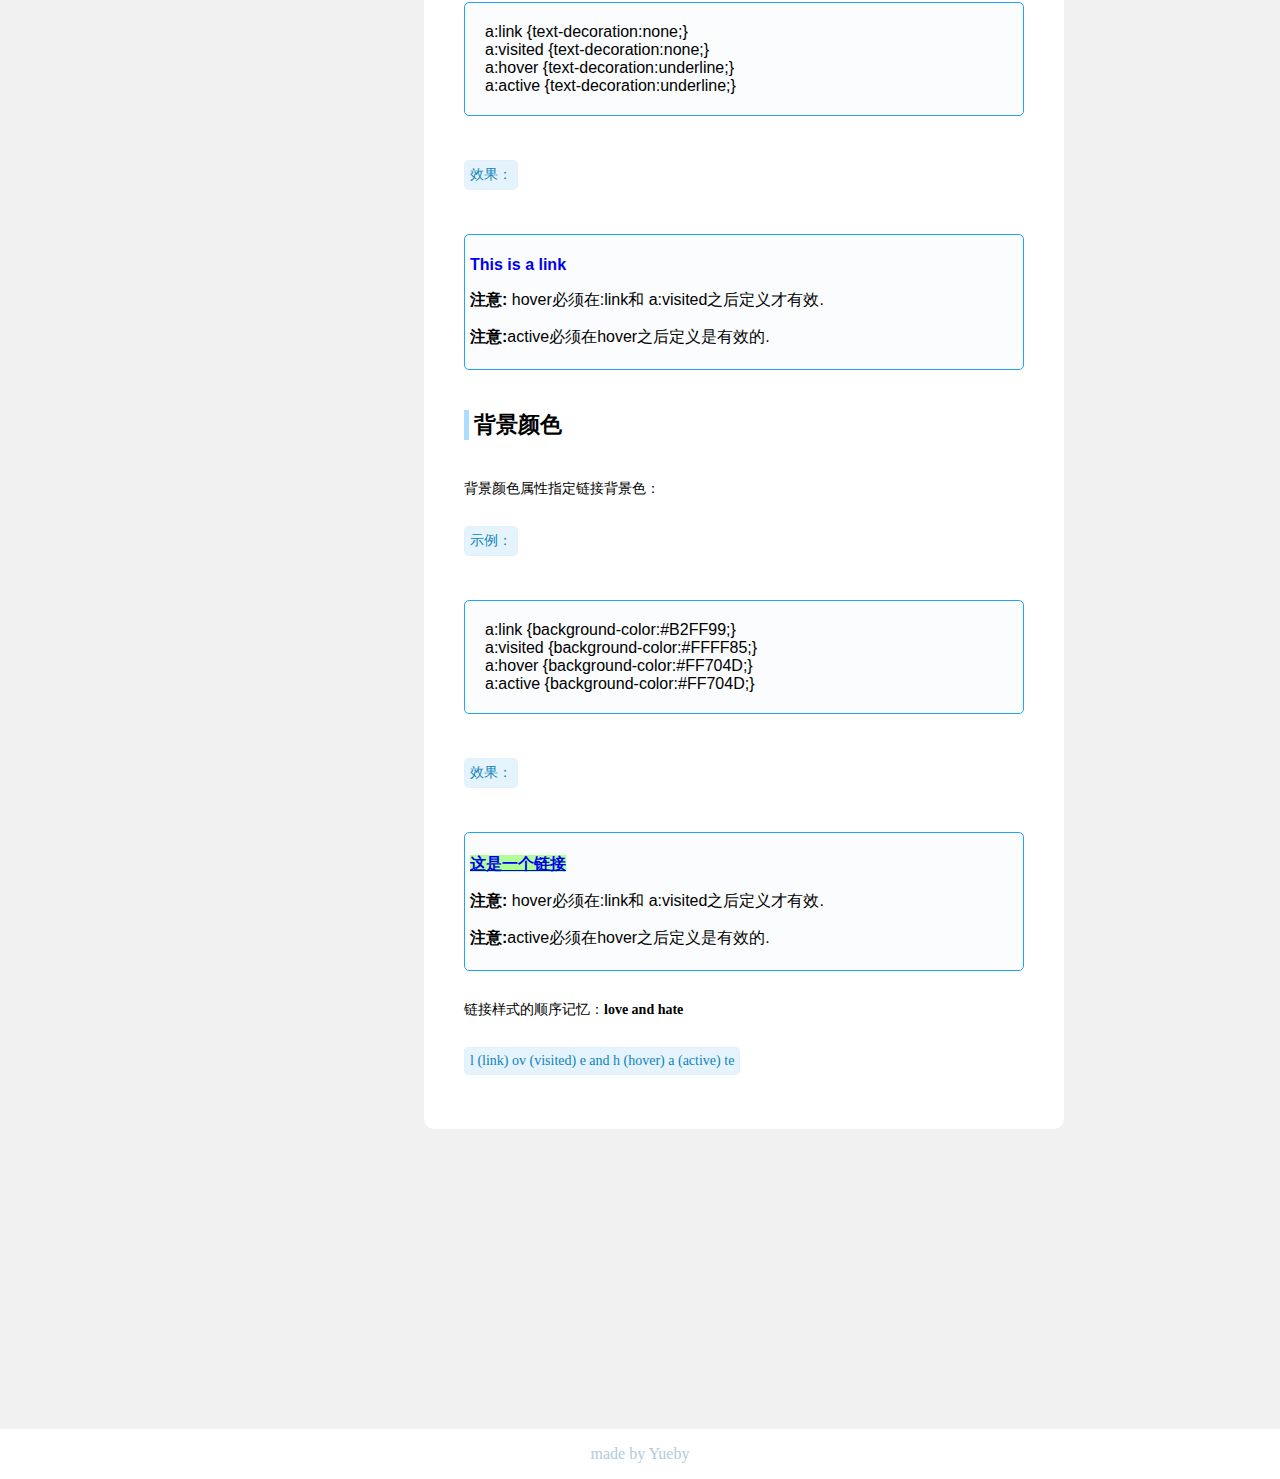
<file: html/css/css_link.html>
<!DOCTYPE html>
<html lang="zh">

<head>
    <meta charset="UTF-8">
    <meta name="viewport" content="width=device-width, initial-scale=1.0">
    <title>CSS</title>
    <link rel="icon" type="image/x-ico" href="../../image/icon.png">
    <link rel="stylesheet" href="../../css/main.css">
    <link rel="stylesheet" href="../../css/example.css">
</head>

<body>
<div class="header">
    <h1><a href="../../index.html">CSS</a></h1>
</div>

<input type="checkbox" id="trigger">

<label for="trigger">
    <div class="hamburger-container">
        <span></span>
        <span></span>
    </div>
</label>

<div class="containerBox">
    <div class="leftNav">
        <ul>
            <li><a href="css_intro.html">介绍</a></li>
            <li><a href="css_grammer.html">语法</a></li>
            <li><a href="css_create.html">创建</a></li>
            <li><a href="css_selector.html">选择器</a></li>
            <li><a href="css_background.html">背景</a></li>
            <li><a href="css_text.html">文本</a></li>
            <li><a href="css_font.html">字体</a></li>
            <li><a href="css_boxmodel.html">盒子模型</a></li>
            <li><a href="css_link.html" style="background-color: #20A3FB;color: white;border: 1px solid white;">链接</a></li>
        </ul>
    </div>

    <div class="rightWrapper">

        <div class="containerCard">
            <h1>链接</h1>
            <p class="intro">不同的链接可以有不同的样式。</p>

            <h2>链接样式</h2>
            <p>链接的样式，可以用任何CSS属性（如颜色，字体，背景等）。</p>
            <p>特别的链接，可以有不同的样式，这取决于他们是什么状态。</p>
            <p>这四个链接状态是： </p>
            <ul>
                <li>a:link - 正常，未访问过的链接</li>
                <li>a:visited - 用户已访问过的链接</li>
                <li>a:hover - 当用户鼠标放在链接上时</li>
                <li>a:active - 链接被点击的那一刻</li>
            </ul>
            <p class="pEffect">示例：</p>
            <div class="textarea">
                a:link {color:#000000;} /* 未访问链接*/<br>
                a:visited {color:#00FF00;} /* 已访问链接 */<br>
                a:hover {color:#FF00FF;} /* 鼠标移动到链接上 */<br>
                a:active {color:#0000FF;} /* 鼠标点击时 */
            </div>
            <p class="pEffect">效果：</p>
            <div class="showarea">
                <p><b><a href="/css" target="_blank" class="example-link1">这是一个链接</a></b></p>
                <p><b>注意：</b> a:hover 必须在 a:link 和 a:visited 之后，需要严格按顺序才能看到效果。</p>
                <p><b>注意：</b> a:active 必须在 a:hover 之后。</p>
            </div>
            <p>当设置为若干链路状态的样式，也有一些顺序规则：</p>
            <ul>
                <li>a:hover 必须跟在 a:link 和 a:visited后面</li>
                <li>a:active 必须跟在 a:hover后面</li>
            </ul>

            <h2>常见的链接样式</h2>
            <p>根据上述链接的颜色变化的例子，看它是在什么状态。</p>
            <p>让我们通过一些其他常见的方式转到链接样式：</p>

            <h2>文本修饰</h2>
            <p>text-decoration 属性主要用于删除链接中的下划线：</p>
            <p class="pEffect">示例：</p>
            <div class="textarea">
                a:link {text-decoration:none;}<br>
                a:visited {text-decoration:none;}<br>
                a:hover {text-decoration:underline;}<br>
                a:active {text-decoration:underline;}
            </div>
            <p class="pEffect">效果：</p>
            <div class="showarea">
                <p><b><a href="/css" target="_blank" class="example-link2">This is a link</a></b></p>
                <p><b>注意:</b> hover必须在:link和 a:visited之后定义才有效.</p>
                <p><b>注意:</b>active必须在hover之后定义是有效的.</p>
            </div>

            <h2>背景颜色</h2>
            <p>背景颜色属性指定链接背景色：</p>
            <p class="pEffect">示例：</p>
            <div class="textarea">
                a:link {background-color:#B2FF99;}<br>
                a:visited {background-color:#FFFF85;}<br>
                a:hover {background-color:#FF704D;}<br>
                a:active {background-color:#FF704D;}
            </div>
            <p class="pEffect">效果：</p>
            <div class="showarea">
                <p><b><a href="/css" target="_blank" class="example-link3">这是一个链接</a></b></p>
                <p><b>注意:</b> hover必须在:link和 a:visited之后定义才有效.</p>
                <p><b>注意:</b>active必须在hover之后定义是有效的.</p>
            </div>
            <p>链接样式的顺序记忆：<b>love and hate</b></p>
            <p class="pEffect">l (link) ov (visited) e and h (hover) a (active) te</p>

        </div>

        <!--不要再这以下写卡片的内容-->
    </div>
    <div class="clear"></div>
</div>
<div class="footer">
    <p>made by Yueby</p>
</div>
</body>

</html>
</file>
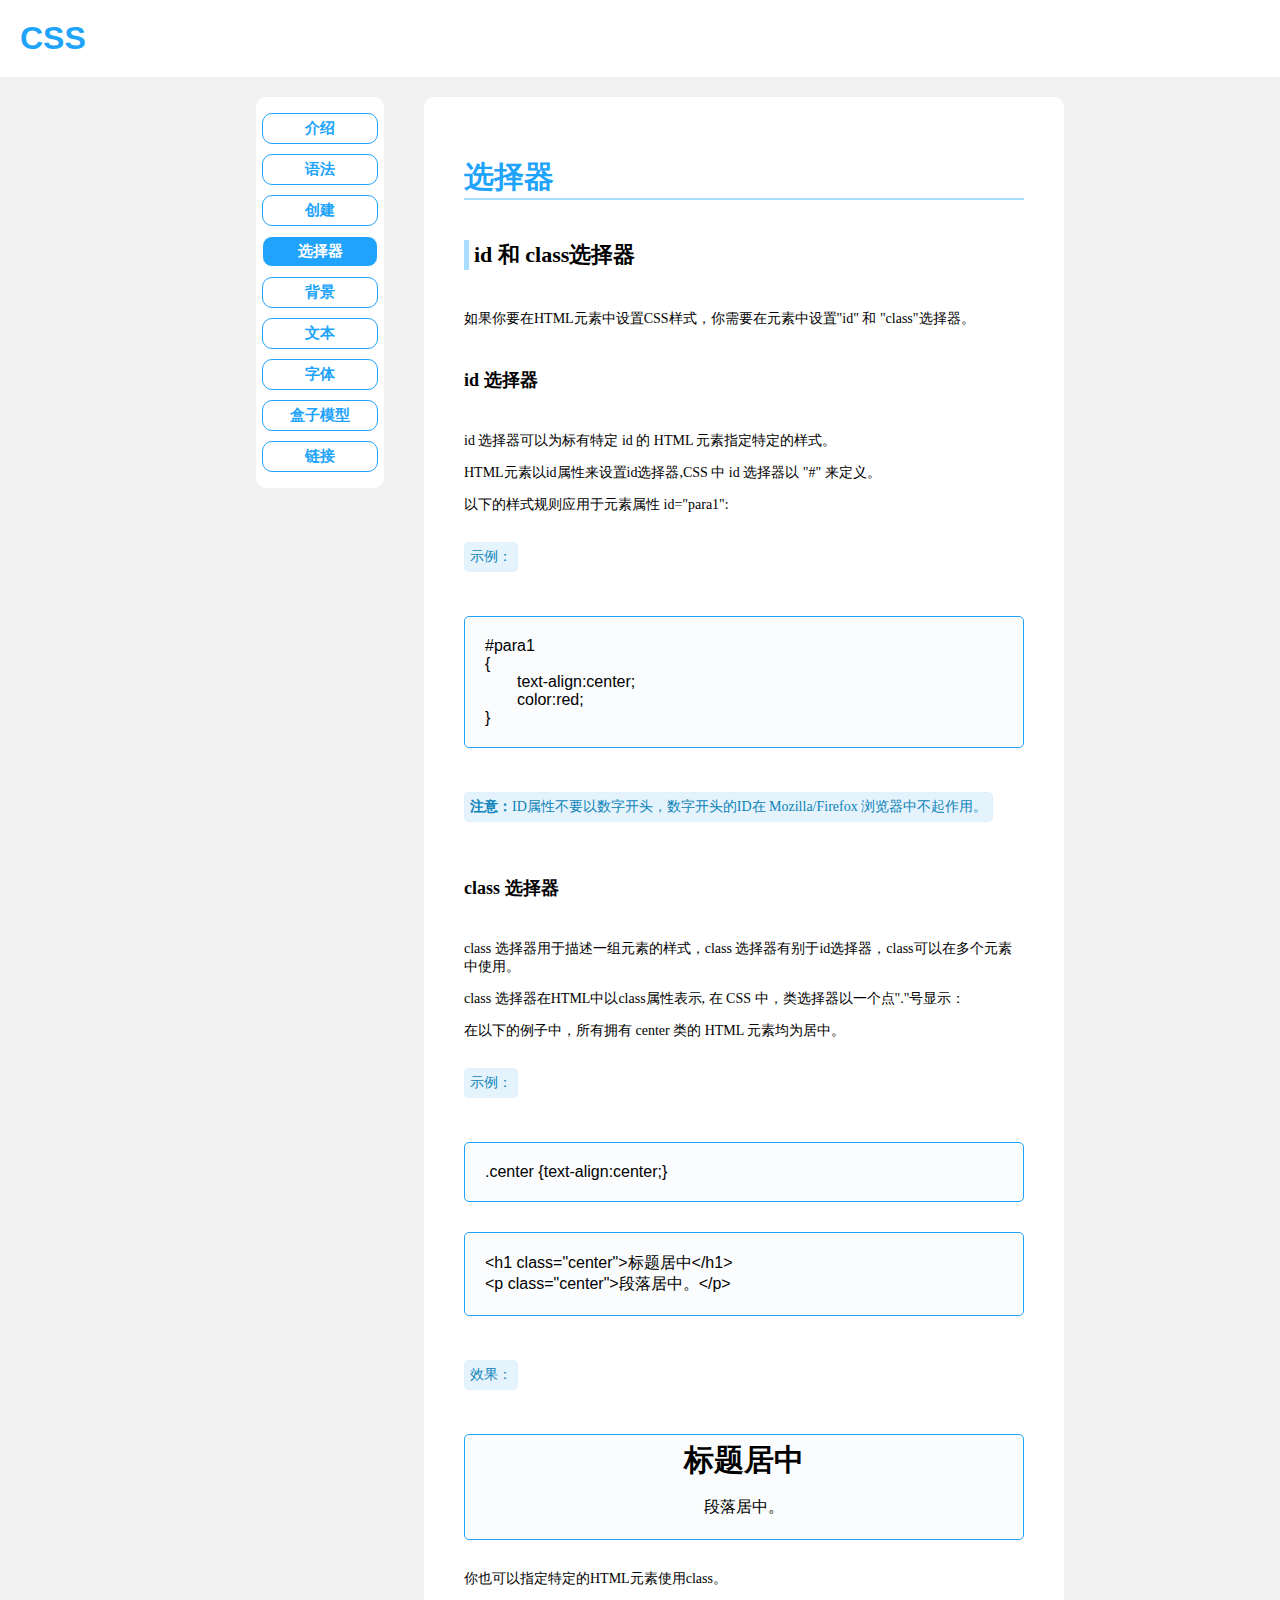
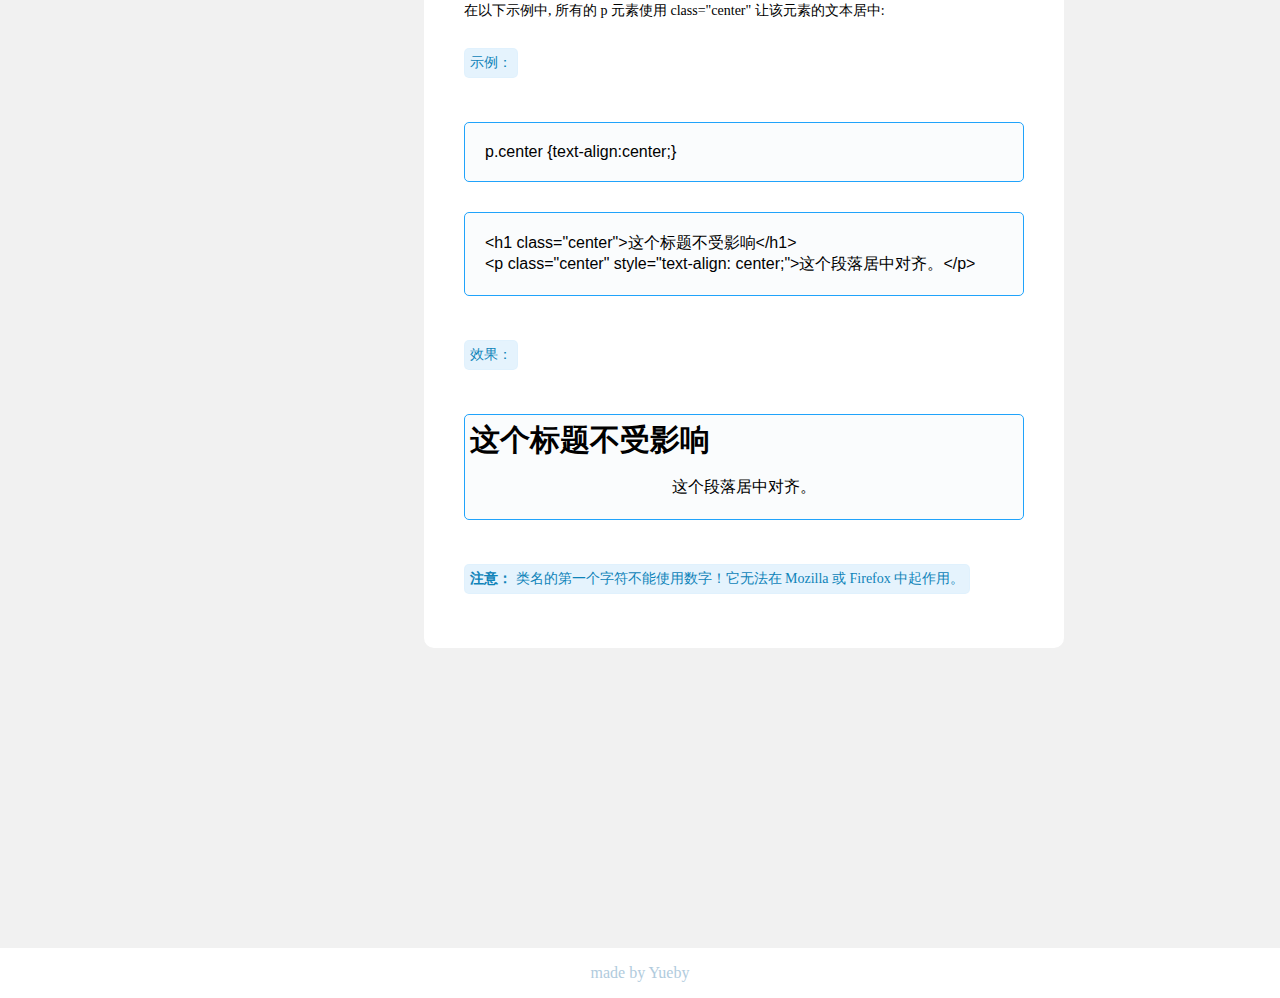
<file: html/css/css_selector.html>
<!DOCTYPE html>
<html lang="zh">

<head>
    <meta charset="UTF-8">
    <meta name="viewport" content="width=device-width, initial-scale=1.0">
    <title>CSS</title>
    <link rel="icon" type="image/x-ico" href="../../image/icon.png">
    <link rel="stylesheet" href="../../css/main.css">
    <link rel="stylesheet" href="../../css/example.css">
</head>

<body>
<div class="header">
    <h1><a href="../../index.html">CSS</a></h1>
</div>

<input type="checkbox" id="trigger">

<label for="trigger">
    <div class="hamburger-container">
        <span></span>
        <span></span>
    </div>
</label>

<div class="containerBox">
    <div class="leftNav">
        <ul>
            <li><a href="css_intro.html">介绍</a></li>
            <li><a href="css_grammer.html">语法</a></li>
            <li><a href="css_create.html">创建</a></li>
            <li><a href="css_selector.html" style="background-color: #20A3FB;color: white;border: 1px solid white;">选择器</a></li>
            <li><a href="css_background.html">背景</a></li>
            <li><a href="css_text.html">文本</a></li>
            <li><a href="css_font.html">字体</a></li>
            <li><a href="css_boxmodel.html">盒子模型</a></li>
            <li><a href="css_link.html">链接</a></li>
        </ul>
    </div>

    <div class="rightWrapper">

        <div class="containerCard">
            <h1>选择器</h1>
            <h2>id 和 class选择器</h2>
            <p>如果你要在HTML元素中设置CSS样式，你需要在元素中设置"id" 和 "class"选择器。</p>
            <h3>id 选择器</h3>
            <p>id 选择器可以为标有特定 id 的 HTML 元素指定特定的样式。</p>
            <p>HTML元素以id属性来设置id选择器,CSS 中 id 选择器以 "#" 来定义。</p>
            <p>以下的样式规则应用于元素属性 id="para1":</p>
            <p class="pEffect">示例：</p>
            <div class="textarea">
                #para1<br>
                {<br>
                &emsp;&emsp;text-align:center;<br>
                &emsp;&emsp;color:red;<br>
                }
            </div>
            <p class="pEffect"><strong>注意：</strong>ID属性不要以数字开头，数字开头的ID在 Mozilla/Firefox 浏览器中不起作用。</p>
            <h3>class 选择器</h3>
            <p>class 选择器用于描述一组元素的样式，class 选择器有别于id选择器，class可以在多个元素中使用。 </p>
            <p>class 选择器在HTML中以class属性表示, 在 CSS 中，类选择器以一个点"."号显示：</p>
            <p>在以下的例子中，所有拥有 center 类的 HTML 元素均为居中。</p>
            <p class="pEffect">示例：</p>
            <div class="textarea">
                .center {text-align:center;}
            </div>
            <div class="textarea">
                &lt;h1 class="center"&gt;标题居中&lt;/h1&gt;<br>
                &lt;p class="center"&gt;段落居中。&lt;/p&gt;
            </div>
            <p class="pEffect">效果：</p>
            <div class="showarea">
                <h1 class="center" style="text-align:center;">标题居中</h1>
                <p class="center" style="text-align:center;">段落居中。</p>
            </div>
            <p>你也可以指定特定的HTML元素使用class。</p>
            <p>在以下示例中, 所有的 p 元素使用 class="center" 让该元素的文本居中:</p>
            <p class="pEffect">示例：</p>
            <div class="textarea">
                p.center {text-align:center;}
            </div>
            <div class="textarea">
                &lt;h1 class="center"&gt;这个标题不受影响&lt;/h1&gt;<br>
                &lt;p class="center" style="text-align: center;"&gt;这个段落居中对齐。&lt;/p&gt;
            </div>
            <p class="pEffect">效果：</p>
            <div class="showarea">
                <h1 class="center" style="color:black;border:0;margin: 0;">这个标题不受影响</h1>
                <p class="center" style="text-align: center;">这个段落居中对齐。</p>
            </div>
            <p class="pEffect"><strong>注意：</strong> 类名的第一个字符不能使用数字！它无法在 Mozilla 或 Firefox 中起作用。</p>
        </div>

        <!--不要再这以下写卡片的内容-->
    </div>
    <div class="clear"></div>
</div>
<div class="footer">
    <p>made by Yueby</p>
</div>
</body>

</html>
</file>
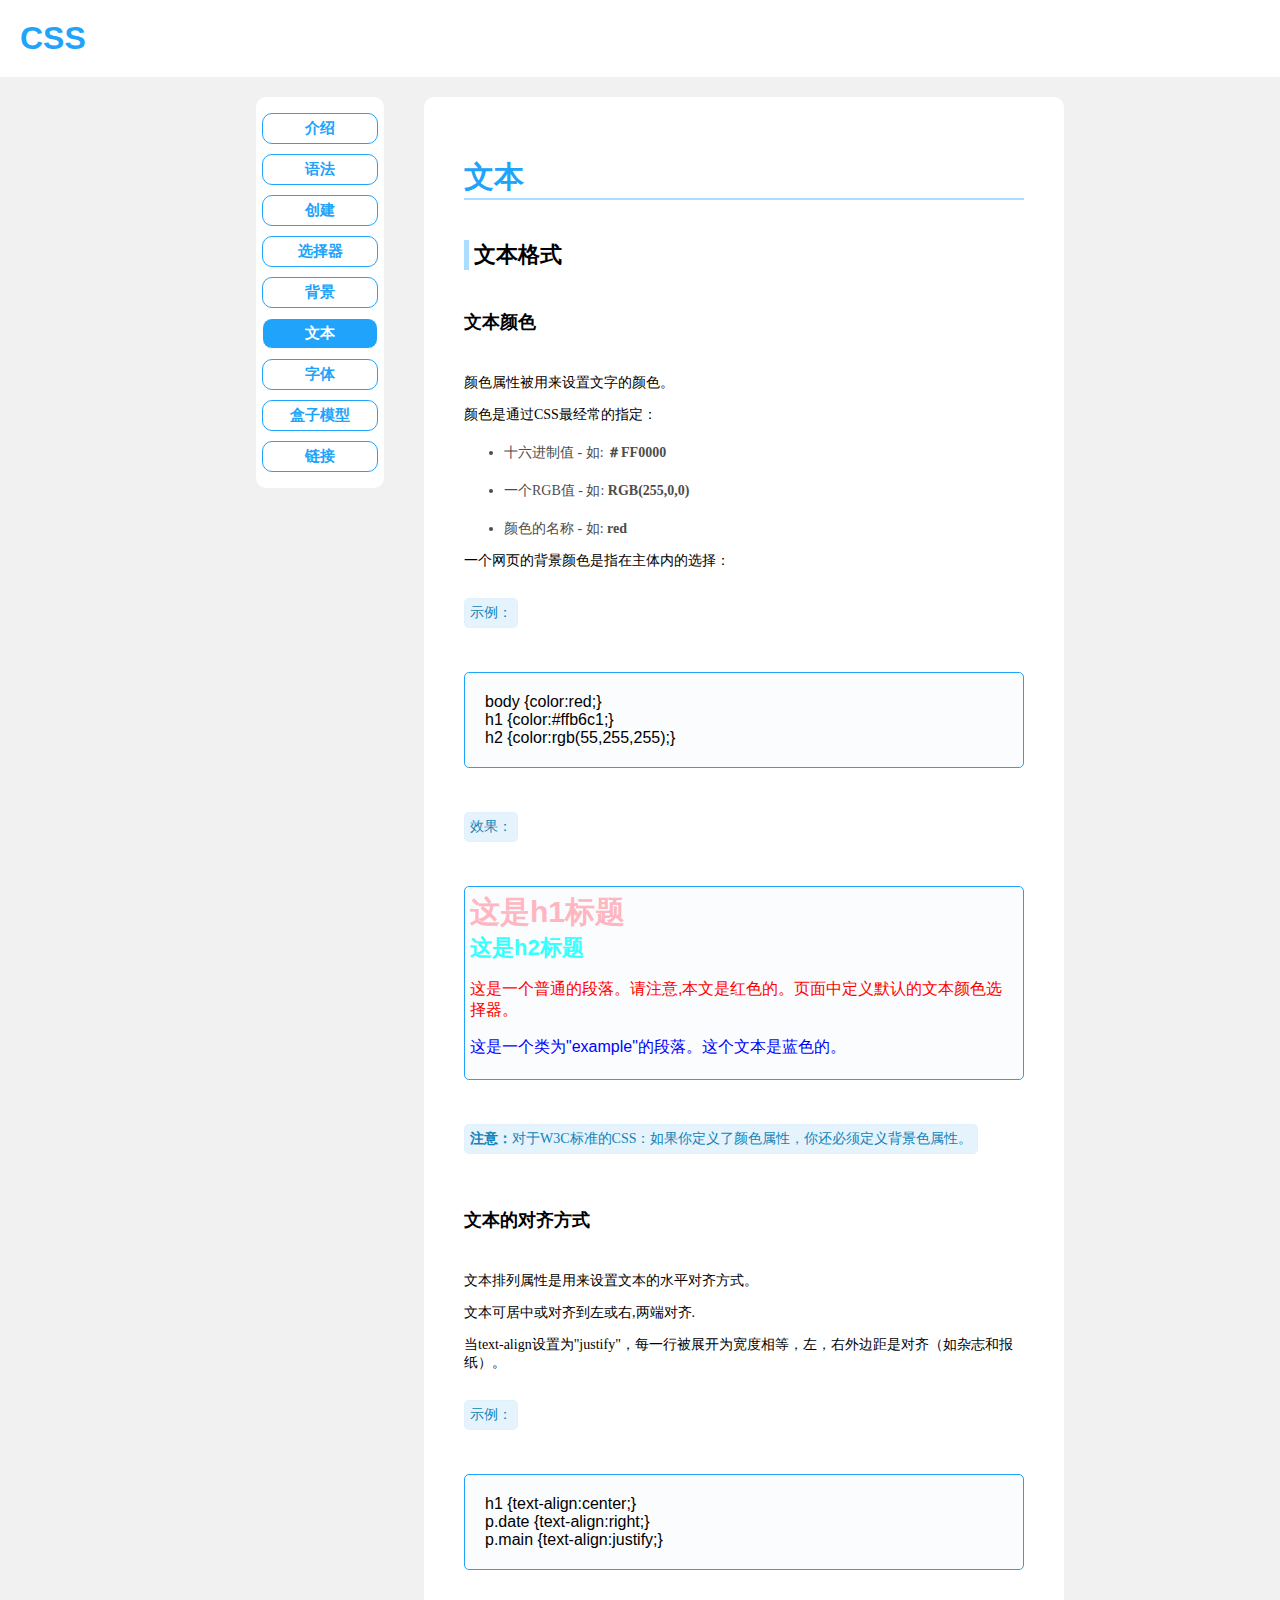
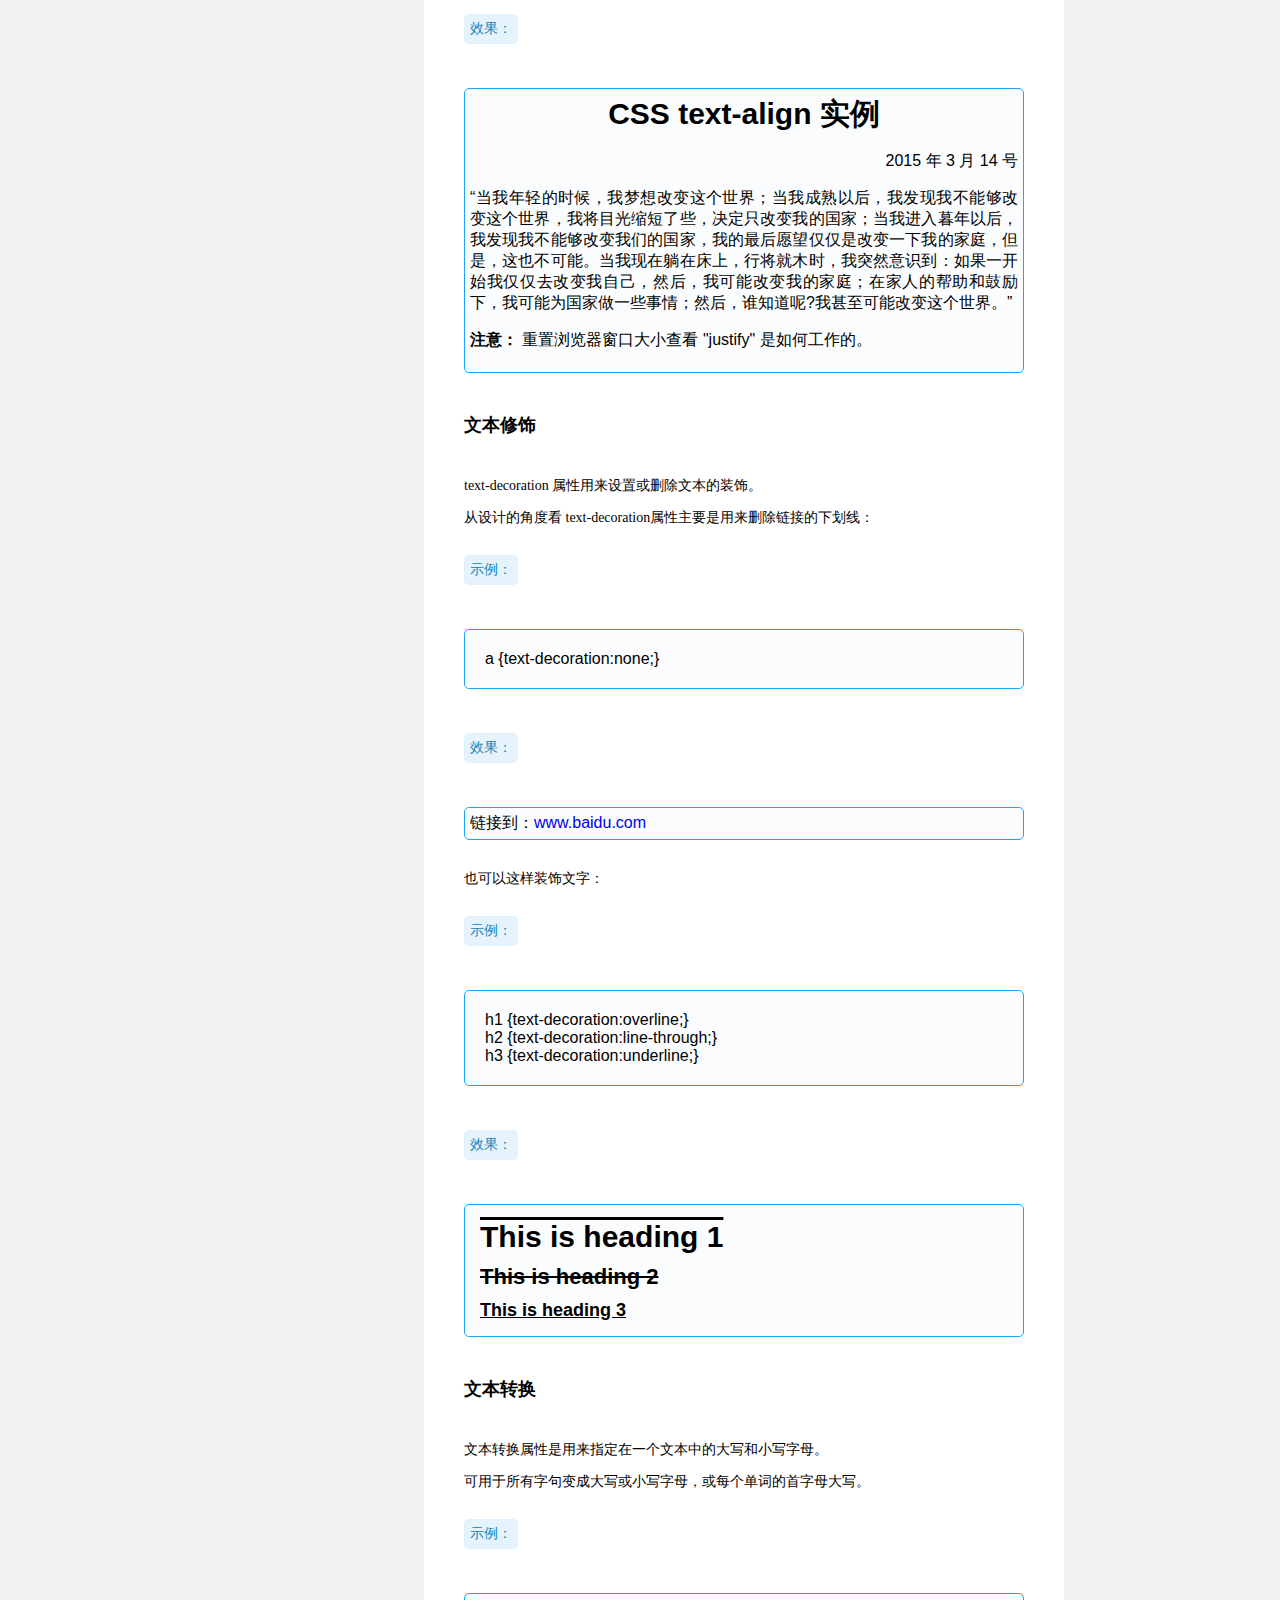
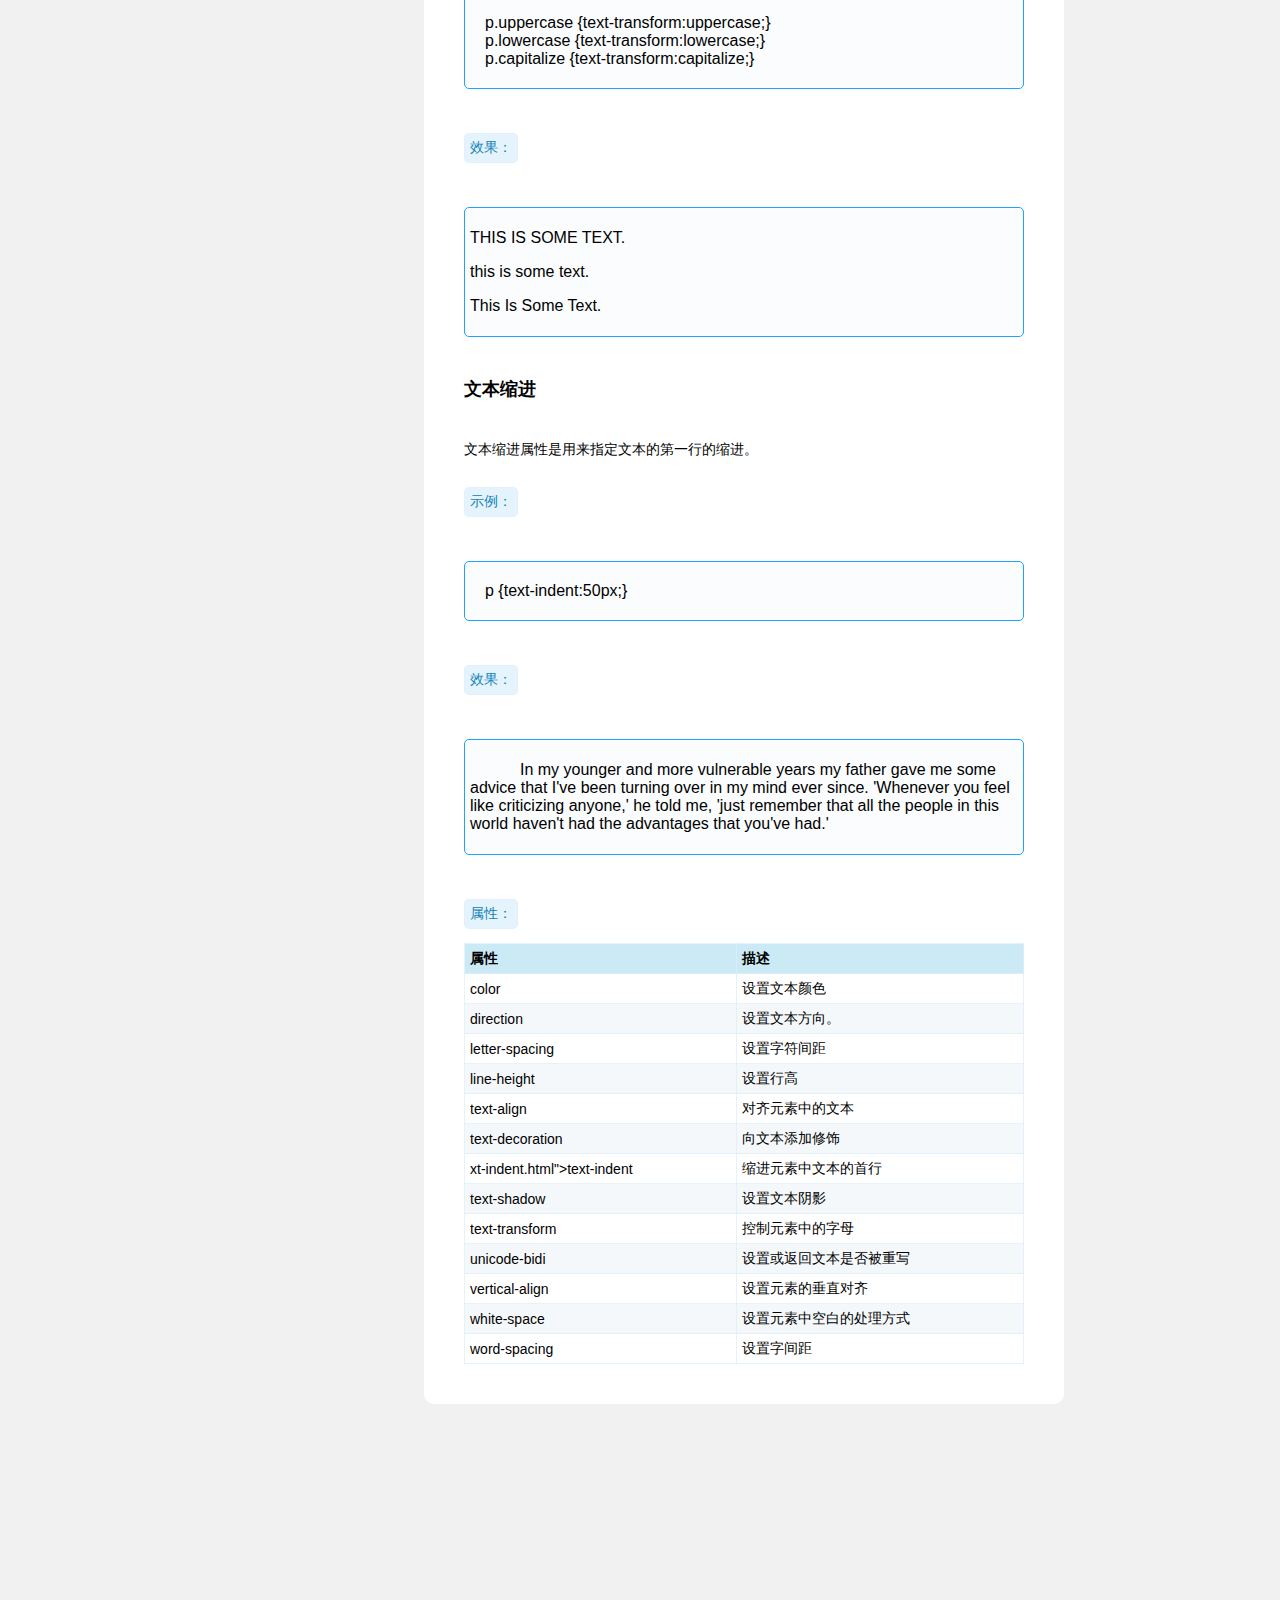
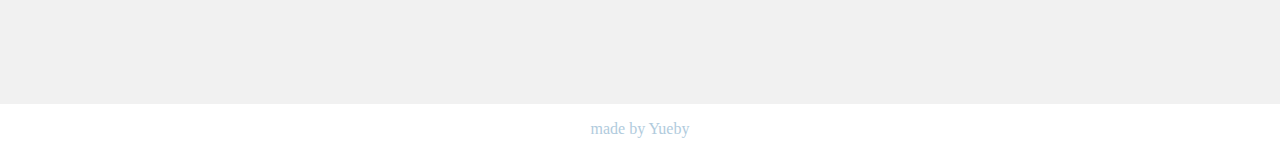
<file: html/css/css_text.html>
<!DOCTYPE html>
<html lang="zh">

<head>
    <meta charset="UTF-8">
    <meta name="viewport" content="width=device-width, initial-scale=1.0">
    <title>CSS</title>
    <link rel="icon" type="image/x-ico" href="../../image/icon.png">
    <link rel="stylesheet" href="../../css/main.css">
    <link rel="stylesheet" href="../../css/example.css">
</head>

<body>
<div class="header">
    <h1><a href="../../index.html">CSS</a></h1>
</div>

<input type="checkbox" id="trigger">

<label for="trigger">
    <div class="hamburger-container">
        <span></span>
        <span></span>
    </div>
</label>

<div class="containerBox">
    <div class="leftNav">
        <ul>
            <li><a href="css_intro.html">介绍</a></li>
            <li><a href="css_grammer.html">语法</a></li>
            <li><a href="css_create.html">创建</a></li>
            <li><a href="css_selector.html">选择器</a></li>
            <li><a href="css_background.html">背景</a></li>
            <li><a href="css_text.html" style="background-color: #20A3FB;color: white;border: 1px solid white;">文本</a></li>
            <li><a href="css_font.html">字体</a></li>
            <li><a href="css_boxmodel.html">盒子模型</a></li>
            <li><a href="css_link.html">链接</a></li>
        </ul>
    </div>

    <div class="rightWrapper">

        <div class="containerCard">
            <h1>文本</h1>
            <h2>文本格式</h2>
            <h3>文本颜色</h3>
            <p>颜色属性被用来设置文字的颜色。</p>
            <p>颜色是通过CSS最经常的指定：</p>
            <ul>
                <li>十六进制值 - 如: <strong>＃FF0000</strong></li>
                <li>一个RGB值 - 如: <strong>RGB(255,0,0)</strong></li>
                <li>颜色的名称 - 如: <strong>red</strong></li>
            </ul>
            <p>一个网页的背景颜色是指在主体内的选择：</p>
            <p class="pEffect">示例：</p>
            <div class="textarea">
                body {color:red;}<br>
                h1 {color:#ffb6c1;}<br>
                h2 {color:rgb(55,255,255);}
            </div>
            <p class="pEffect">效果：</p>
            <div class="showarea">
                <h1 style="color: #ffb6c1;">这是h1标题</h1>
                <h2 style="margin: 0;color:rgb(55,255,255);border: 0;padding: 0;">这是h2标题</h2>
                <p style="color: red;">这是一个普通的段落。请注意,本文是红色的。页面中定义默认的文本颜色选择器。</p>
                <p class="example">这是一个类为"example"的段落。这个文本是蓝色的。</p>
            </div>
            <p class="pEffect"><strong>注意：</strong>对于W3C标准的CSS：如果你定义了颜色属性，你还必须定义背景色属性。</p>

            <h3>文本的对齐方式</h3>
            <p>文本排列属性是用来设置文本的水平对齐方式。</p>
            <p>文本可居中或对齐到左或右,两端对齐.</p>
            <p>当text-align设置为"justify"，每一行被展开为宽度相等，左，右外边距是对齐（如杂志和报纸）。</p>
            <p class="pEffect">示例：</p>
            <div class="textarea">
                h1 {text-align:center;}<br>
                p.date {text-align:right;}<br>
                p.main {text-align:justify;}
            </div>
            <p class="pEffect">效果：</p>
            <div class="showarea">
                <h1 style="text-align: center;">CSS text-align 实例</h1>
                <p class="date">2015 年 3 月 14 号</p>
                <p class="main">
                    “当我年轻的时候，我梦想改变这个世界；当我成熟以后，我发现我不能够改变这个世界，我将目光缩短了些，决定只改变我的国家；当我进入暮年以后，我发现我不能够改变我们的国家，我的最后愿望仅仅是改变一下我的家庭，但是，这也不可能。当我现在躺在床上，行将就木时，我突然意识到：如果一开始我仅仅去改变我自己，然后，我可能改变我的家庭；在家人的帮助和鼓励下，我可能为国家做一些事情；然后，谁知道呢?我甚至可能改变这个世界。”</p>
                <p><b>注意：</b> 重置浏览器窗口大小查看 &quot;justify&quot; 是如何工作的。</p>
            </div>

            <h3>文本修饰</h3>
            <p>text-decoration 属性用来设置或删除文本的装饰。</p>
            <p>从设计的角度看 text-decoration属性主要是用来删除链接的下划线：</p>
            <p class="pEffect">示例：</p>
            <div class="textarea">
                a {text-decoration:none;}
            </div>
            <p class="pEffect">效果：</p>
            <div class="showarea">
                链接到：<a href="https://www.baidu.com/" target="_blank" style="text-decoration:none;">www.baidu.com</a>
            </div>
            <p>也可以这样装饰文字：</p>
            <p class="pEffect">示例：</p>
            <div class="textarea">
                h1 {text-decoration:overline;}<br>
                h2 {text-decoration:line-through;}<br>
                h3 {text-decoration:underline;}
            </div>
            <p class="pEffect">效果：</p>
            <div class="showarea">
                <h1 style="margin: 10px;text-decoration: overline;">This is heading 1</h1>
                <h2 style="margin: 10px;text-decoration: line-through;">This is heading 2</h2>
                <h3 style="margin: 10px;text-decoration: underline;">This is heading 3</h3>
            </div>

            <h3>文本转换</h3>
            <p>文本转换属性是用来指定在一个文本中的大写和小写字母。</p>
            <p>可用于所有字句变成大写或小写字母，或每个单词的首字母大写。</p>
            <p class="pEffect">示例：</p>
            <div class="textarea">
                p.uppercase {text-transform:uppercase;}<br>
                p.lowercase {text-transform:lowercase;}<br>
                p.capitalize {text-transform:capitalize;}
            </div>
            <p class="pEffect">效果：</p>
            <div class="showarea">
                <p class="uppercase">This is some text.</p>
                <p class="lowercase">This is some text.</p>
                <p class="capitalize">This is some text.</p>
            </div>

            <h3>文本缩进</h3>
            <p>文本缩进属性是用来指定文本的第一行的缩进。</p>
            <p class="pEffect">示例：</p>
            <div class="textarea">
                p {text-indent:50px;}
            </div>
            <p class="pEffect">效果：</p>
            <div class="showarea" style="text-indent: 50px;">
                <p>In my younger and more vulnerable years my father gave me some advice that I've been turning over in
                    my mind ever since. 'Whenever you feel like criticizing anyone,' he told me, 'just remember that all
                    the people in this world haven't had the advantages that you've had.'</p>
            </div>
            <p class="pEffect">属性：</p>
            <table class="table">
                <tr>
                    <th>属性</th>
                    <th>描述</th>
                </tr>
                <tr>
                    <td>color</td>
                    <td>设置文本颜色</td>
                </tr>
                <tr>
                    <td>direction</td>
                    <td>设置文本方向。</td>
                </tr>
                <tr>
                    <td>letter-spacing</td>
                    <td>设置字符间距</td>
                </tr>
                <tr>
                    <td>line-height</td>
                    <td>设置行高</td>
                </tr>
                <tr>
                    <td>text-align</td>
                    <td>对齐元素中的文本</td>
                </tr>
                <tr>
                    <td>text-decoration</td>
                    <td>向文本添加修饰</td>
                </tr>
                <tr>
                    <td>xt-indent.html">text-indent</a></td>
                    <td>缩进元素中文本的首行</td>
                </tr>
                <tr>
                    <td>text-shadow</td>
                    <td>设置文本阴影</td>
                </tr>
                <tr>
                    <td>text-transform</td>
                    <td>控制元素中的字母</td>
                </tr>
                <tr>
                    <td>unicode-bidi</td>
                    <td>设置或返回文本是否被重写&nbsp;</td>
                </tr>
                <tr>
                    <td>vertical-align</td>
                    <td>设置元素的垂直对齐</td>
                </tr>
                <tr>
                    <td>white-space</td>
                    <td>设置元素中空白的处理方式</td>
                </tr>
                <tr>
                    <td>word-spacing</td>
                    <td>设置字间距</td>
                </tr>
            </table>

        </div>

        <!--不要再这以下写卡片的内容-->
    </div>
    <div class="clear"></div>
</div>
<div class="footer">
    <p>made by Yueby</p>
</div>
</body>

</html>
</file>
<file: res/css/style.css>
body {
    margin: 0;
    background-color: rgb(43, 43, 43);
    
    overflow: hidden;
}

#avatar-link {

    display: block;
    border: 0;
    border-radius: 50%;
    width: 100px;
    height: 100px;
    background-image: url(../img/0.png);
    background-size: cover;
    padding: 0;
    border: 2px solid hsla(0, 0%, 100%, .4);
    margin: 0 auto;

}

#avatar-link::after {
    display: inline-block;
    content: "QAQ";
    color: white;
    font-size: 15px;
    border-radius: 50%;
    width: 100%;
    height: 100%;
    text-align: center;
    line-height: 100px;
    background-color: rgba(0, 0, 0, 0.6);
    opacity: 0;
    transition: opacity 0.1s;
}

#avatar-link:hover::after {
    opacity: 1;
}

#avatar-container {
    position: absolute;
    top: 50%;
    left: 50%;
    transform: translate(-50%, -50%);
}

#class-temp {
    color: white;
    position: absolute;
    width: 100px;
    height: 30px;
    background-color: rgba(255, 255, 255, 0.4);
    text-align: center;
    right: -4%;
    line-height: 30px;
    border-radius: 10px;
    opacity: 0;
    transition: all 0.2s;
}

#class-temp:hover {
    opacity: 1;
    right: 0%;
}
</file>
<file: bodyfont.css>
@font-face {
    font-family: benmo;
    src: url("font/本墨剪字.woff2") format("woff2"), url("font/本墨剪字.woff") format("woff"), url("font/本墨剪字.ttf") format("truetype"), url("font/本墨剪字.eot") format("embedded-opentype"), url("font/本墨剪字.svg") format("svg");
    font-weight: normal;
    font-style: normal;
}

body {
    font-family: benmo;
}

div {
    color: rgb(240, 160, 173);
}
</file>
<file: css/main.css>
* {
    box-sizing: border-box;
    text-decoration: none;
}

body {
    background-color: #f1f1f1;
    margin: 0;
}

.clear {
    clear: both;
}

.pEffect {
    display: inline-block;
    border: 1px solid rgba(222, 240, 253, 0.8);
    background-color: rgba(222, 240, 253, 0.8);
    border-radius: 5px;
    color: rgb(14, 131, 185);
    padding: 5px;
}

.textarea, .showarea, .table {
    font-family: consolas, '微软雅黑', sans-serif;
}

.header {
    margin: 0;
    width: 100%;
    background-color: white;
    position: relative;
}

.header h1 {
    margin: 20px;
    width: 20%;
    display: inline-block;
}

.header h1 a {
    color: #20A3FB;
    font-family: 宋体, sans-serif;
}

.header h1 a:hover {
    color: rgb(113, 191, 243);
    border-bottom: 3px solid;
}

.leftNav {
    margin-top: 20px;
    margin-right: 20px;
    margin-left: 20%;
    float: left;
    width: 10%;
    background-color: white;
    border-radius: 10px;
    position: sticky;
    top: 20px;
}

.leftNav ul {
    list-style: none;
    padding: 0;
}

.leftNav ul li {
    display: flex;
    flex-direction: column;
    align-items: center;
    text-align: center;
    width: 100%;
    margin-bottom: 10px;
}

.leftNav ul li a {
    display: block;
    width: 90%;
    color: #20A3FB;
    font-family: "微软雅黑", sans-serif;
    font-weight: bold;
    font-size: 15px;
    border-radius: 10px;
    border: 1px solid #20A3FB;
    padding: 5px 0;
}

.leftNav ul li a:hover {
    border: 1px solid white;
    background-color: #20A3FB;
    color: white;
}

.rightWrapper {
    position: static;
    float: left;
    width: 50%;
    margin-top: 20px;
    margin-left: 20px;
}

.containerCard {
    margin-bottom: 50px;
    background-color: white;
    width: 100%;
    border-radius: 10px;
    padding: 40px;
    position: relative;
    font-size: 14px;
}

.containerCard h1 {
    border-bottom: 2px solid;
    border-color: rgb(170, 221, 255);
    color: #20A3FB;
    font-size: 30px;
}

.containerCard h2 {
    border-left: 5px solid;
    border-color: rgb(170, 221, 255);
    padding-left: 5px;
    font-size: 22px;
}

.containerCard h3 {
    font-size: 18px;
}

.containerCard h2, .containerCard h3 {
    margin: 40px 0;
}

.containerCard ul li {
    margin-top: 20px;
    color: rgb(77, 76, 76);
}

.textarea {
    width: 100%;
    margin: 30px 0;
    border: 1px solid #20A3FB;
    border-radius: 5px;
    background-color: rgb(250, 252, 253);
    padding: 20px;
    word-wrap: break-word;
    overflow-x: hidden;
    overflow-y: auto;
    transition: 0.3s;
    font-size: 16px;
}

.showarea {
    width: 100%;
    margin: 30px 0;
    padding: 5px;
    background-color: rgb(250, 252, 253);
    border: 1px solid #20A3FB;
    border-radius: 5px;
    transition: 0.3s;
    font-size: 16px;
}

.showarea h1, .showarea h2 {
    margin: 0;
    color: black;
    border: 0;
    padding: 0;
}

.showarea:hover, .textarea:hover {
    box-shadow: inset 0 1px 3px rgba(0, 0, 0, 0.1), 0 0 8px rgba(82, 168, 236, 0.6);
}

.table {
    width: 100%;
    border-collapse: collapse;
    text-align: left;
}

.table th {
    background-color: rgb(203, 234, 245);
}

.table td, .table th {
    height: 30px;
}

.table, .table td, .table th {
    border: 1px solid rgba(223, 238, 250, 0.8);
    padding: 0;
    margin: 0;
}

.table td, .table th {
    padding-left: 5px;
}

table tr:nth-child(odd) {
    background-color: rgb(245, 248, 250);
}

.footer {
    width: 100%;
    height: 50px;
    background-color: white;
    margin-top: 250px;
}

.footer p {
    margin: 0;
    line-height: 50px;
    text-align: center;
    color: rgb(177, 203, 221);
}

#trigger {
    display: none;
}

#iframe {
    width: 100%;
    height: 640px;
}


@media screen and (max-width: 700px) {
    .header {
        border-top-left-radius: 10px;
        border-top-right-radius: 10px;
        position: sticky;
        top: 0;
        z-index: 1;
    }

    .header h1 {
        width: 40%;
    }

    .headerNav {
        width: 60%;
        display: none;
    }

    .containerBox {
        width: 100%;
    }

    .rightWrapper {
        width: 100%;
        margin-left: 0;
    }

    #trigger {
        display: none;
    }

    #trigger:checked + label .hamburger-container span:nth-child(1) {
        transform: rotate(45deg);
        top: 5px;
        transition: top .2s ease-in-out, transform .2s ease-in-out .2s;
    }

    #trigger:checked + label .hamburger-container span:nth-child(2) {
        transform: rotate(-45deg);
        top: -4px;
        transition: top .2s ease-in-out, transform .2s ease-in-out .2s;
    }


    #trigger:checked ~ .containerBox .leftNav {
        transform: scaleY(1);
        opacity: 1;
    }

    .hamburger-container {
        width: 40px;
        height: 40px;
        background-color: #F5F5F5;
        position: fixed;
        top: 22px;
        right: 22px;
        z-index: 2;
        border-radius: 10px;
    }

    .hamburger-container span {
        display: block;
        width: 20px;
        height: 2px;
        background-color: #20A3FB;
        position: relative;
        top: 0;
        left: 10px;
        transition: transform .2s ease-in-out, top .2s ease-in-out .2s;
    }

    .hamburger-container span:nth-child(1) {
        margin-top: 15px;
    }

    .hamburger-container span:nth-child(2) {
        margin-top: 7px;
    }

    .leftNav {
        position: fixed;
        top: 82px;
        left: 0;
        margin: 0;
        opacity: 0;
        z-index: 1;
        width: 100vw;
        transform: scaleY(0);
        transform-origin: 50% 0;
        transition: height 0.2s ease-in-out, margin 0.2s, transform 0.2s ease-in-out, opacity 0.2s ease-in-out .2s;
    }

    #iframe {
        width: 100%;
        height: 240px;
    }


}
</file>
<file: css/indexStyle.css>
.headerNav {
    position: absolute;
    top: 13%;
    right: 5%;
    transition: 0.2s;
    width: 60%;
}

.smallScreenNav ul, .headerNav ul {
    width: 90%;
    display: flex;
    justify-content: flex-end;
    align-items: center;
}

.smallScreenNav ul {
    width: 100%;
}

.smallScreenNav li, .headerNav li {
    width: 10%;
    margin: 0 20px;
    list-style-type: none;
}

.smallScreenNav li a, .headerNav li a {
    text-align: center;
    color: #5f5f5f;
    text-decoration: none;
    display: flex;
    justify-content: center;
    align-items: center;
    width: 100%;
    height: 35px;
    border-radius: 15px;
    font-weight: bolder;
    background-color: #F5F5F5;
    transition: 0.2s;
}

.smallScreenNav li a:hover, .headerNav li a:hover {
    background-color: #EAEAEA;
}

.headerIcon {
    position: relative;
}

.headIcon img {
    position: absolute;
    top: 10%;
    right: 2%;
    width: 70px;
    border-radius: 50px;
    box-shadow: 0 0 5px 0 rgba(0, 0, 0, 0.2);
}

.headIcon a:hover+.info {
    opacity: 1;
}

.info {
    position: absolute;
    right: 2%;
    bottom: -30px;
    border-radius: 50px;
    background-color: #F5F5F5;
    padding: 10px;
    line-height: 20px;
    font-weight: bold;
    margin: -10px -9px -10px 0px;
    opacity: 0;
    transition: opacity 0.2s ease-in-out;
}

.smallScreenNav {
    width: 100vw;
    height: 60px;
    background-color: white;
    justify-content: center;
    align-items: center;
    display: none;
    position: fixed;
    bottom: 0;
}

.smallScreenNav ul {
    position: relative;
    left: -20px;
    justify-content: center;
}

.smallScreenNav li {
    width: 25%;
}

.whiteCard, .blueCard {
    transition: 0.4s;
    background-color: #20A3FB;
    width: 98%;
    height: 500px;
    display: flex;
    align-items: center;
    margin: 20px auto;
    border-radius: 10px;
}

.whiteCard {
    background-color: white;
}

.whiteCard .container {
    color: #20A3FB;
}

.container {
    width: 100%;
    text-align: center;
    color: white;
    margin: 0 20px;
    transition: 0.2s;
}

.container h2 {
    margin: 0;
}

.container:hover {
    font-size: 17px;
}

.mainContainer iframe {
    border: 0;
    width: 100%;
    height: 95em;
}

.aboutlink {
    color: white;
    text-decoration: underline;
}

@media screen and (max-width: 1200px) {
    .headerNav {
        right: 10%;
    }
    .headerNav li {
        width: 25%;
    }
}

@media screen and (max-width: 700px) {
    .headerNav {
        width: 60%;
        display: none;
    }
    .smallScreenNav {
        display: flex;
        border-bottom-left-radius: 10px;
        border-bottom-right-radius: 10px;
    }
}
</file>
<file: css/example.css>
.example {
    color: blue;
}

p.date {
    text-align: right;
}

p.main {
    text-align: justify;
}

p.uppercase {
    text-transform: uppercase;
}

p.lowercase {
    text-transform: lowercase;
}

p.capitalize {
    text-transform: capitalize;
}

p.serif {
    font-family: "Times New Roman", Times, serif;
}

p.sansserif {
    font-family: Arial, Helvetica, sans-serif;
}

p.normal {
    font-style: normal;
}

p.italic {
    font-style: italic;
}

p.oblique {
    font-style: oblique;
}

a.example-link1:link {
    color: #000000;
    text-decoration: underline;
}

a.example-link:visited {
    color: #00FF00;
}

a.example-link1:hover {
    color: #FF00FF;
}

a.example-link1:active {
    color: #0000FF;
}

a.example-link2:link {
    text-decoration: none;
}

a.example-link2:visited {
    text-decoration: none;
}

a.example-link2:hover {
    text-decoration: underline;
}

a.example-link2:active {
    text-decoration: underline;
}

a.example-link3:link {
    background-color: #B2FF99;
    text-decoration: underline;
}

a.example-link3:visited {
    background-color: #FFFF85;
}

a.example-link3:hover {
    background-color: #FF704D;
}

a.example-link3:active {
    background-color: #FF704D;
}
</file>
